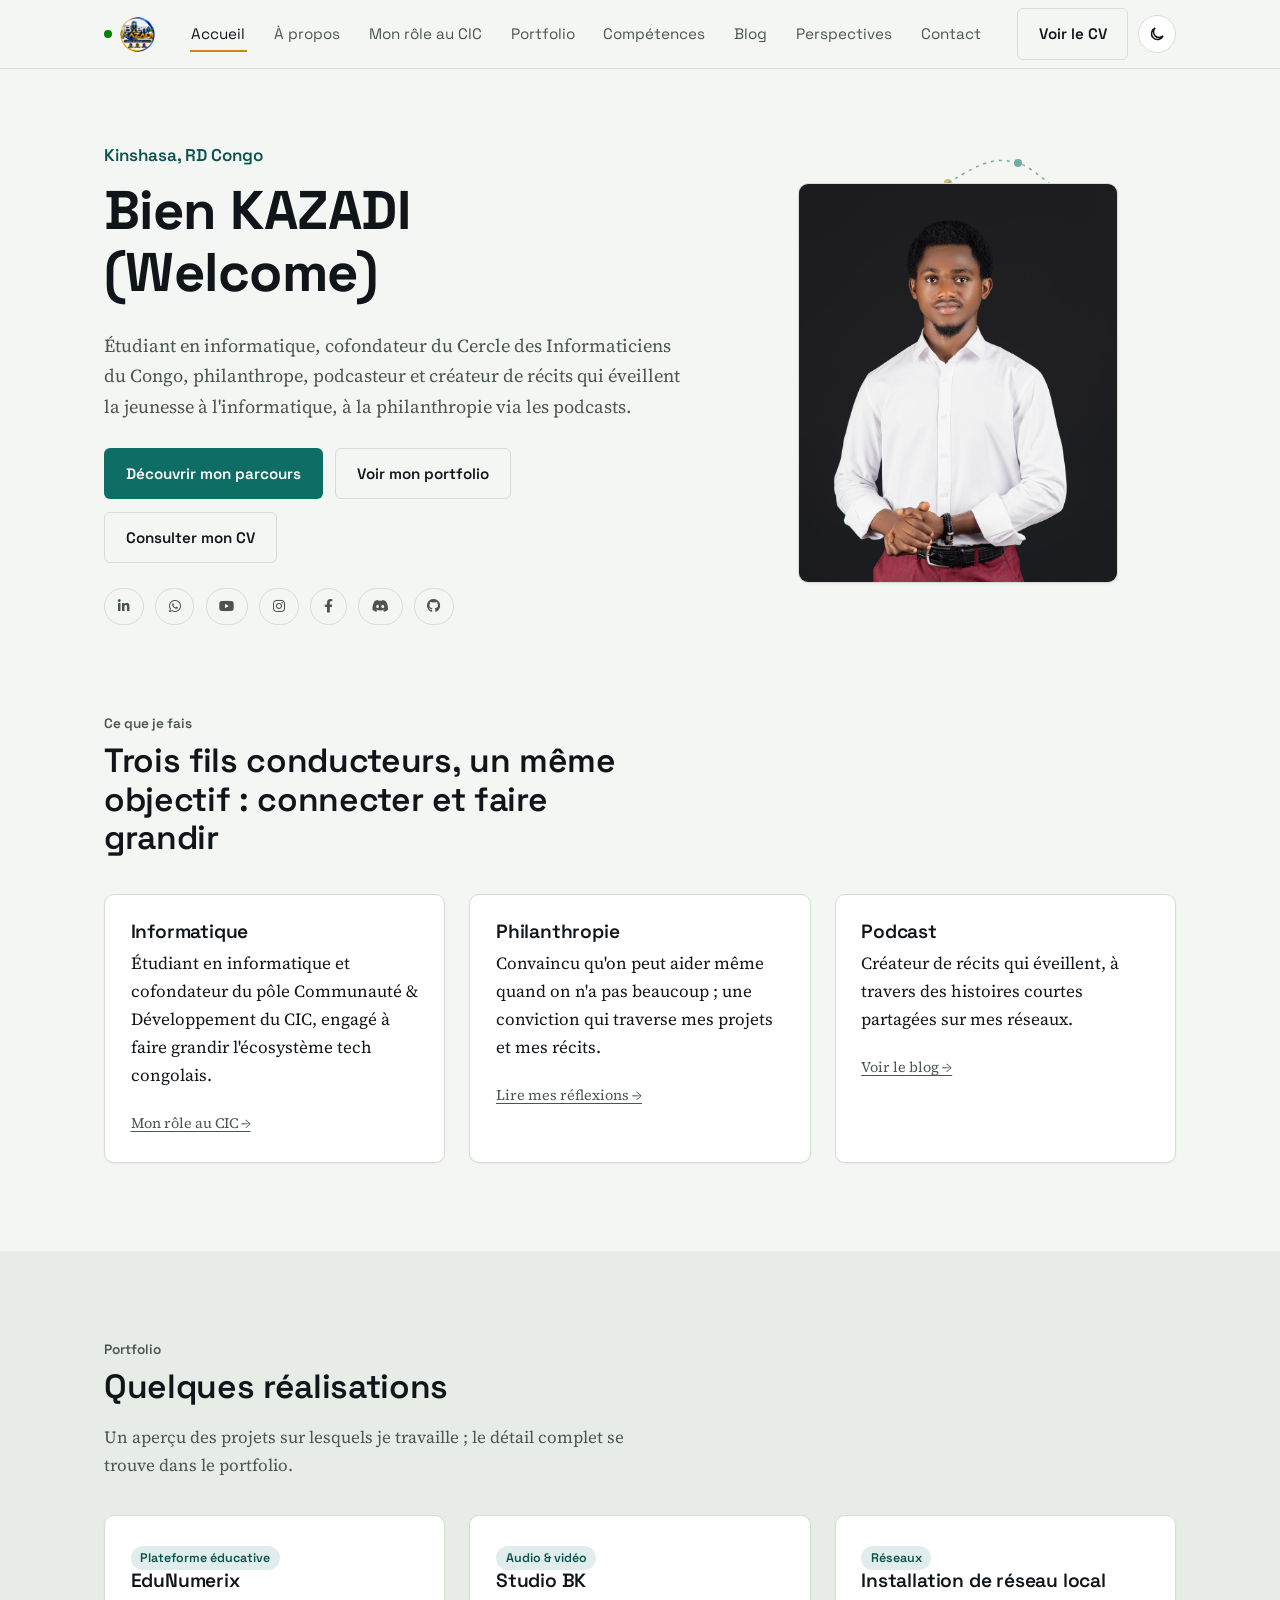
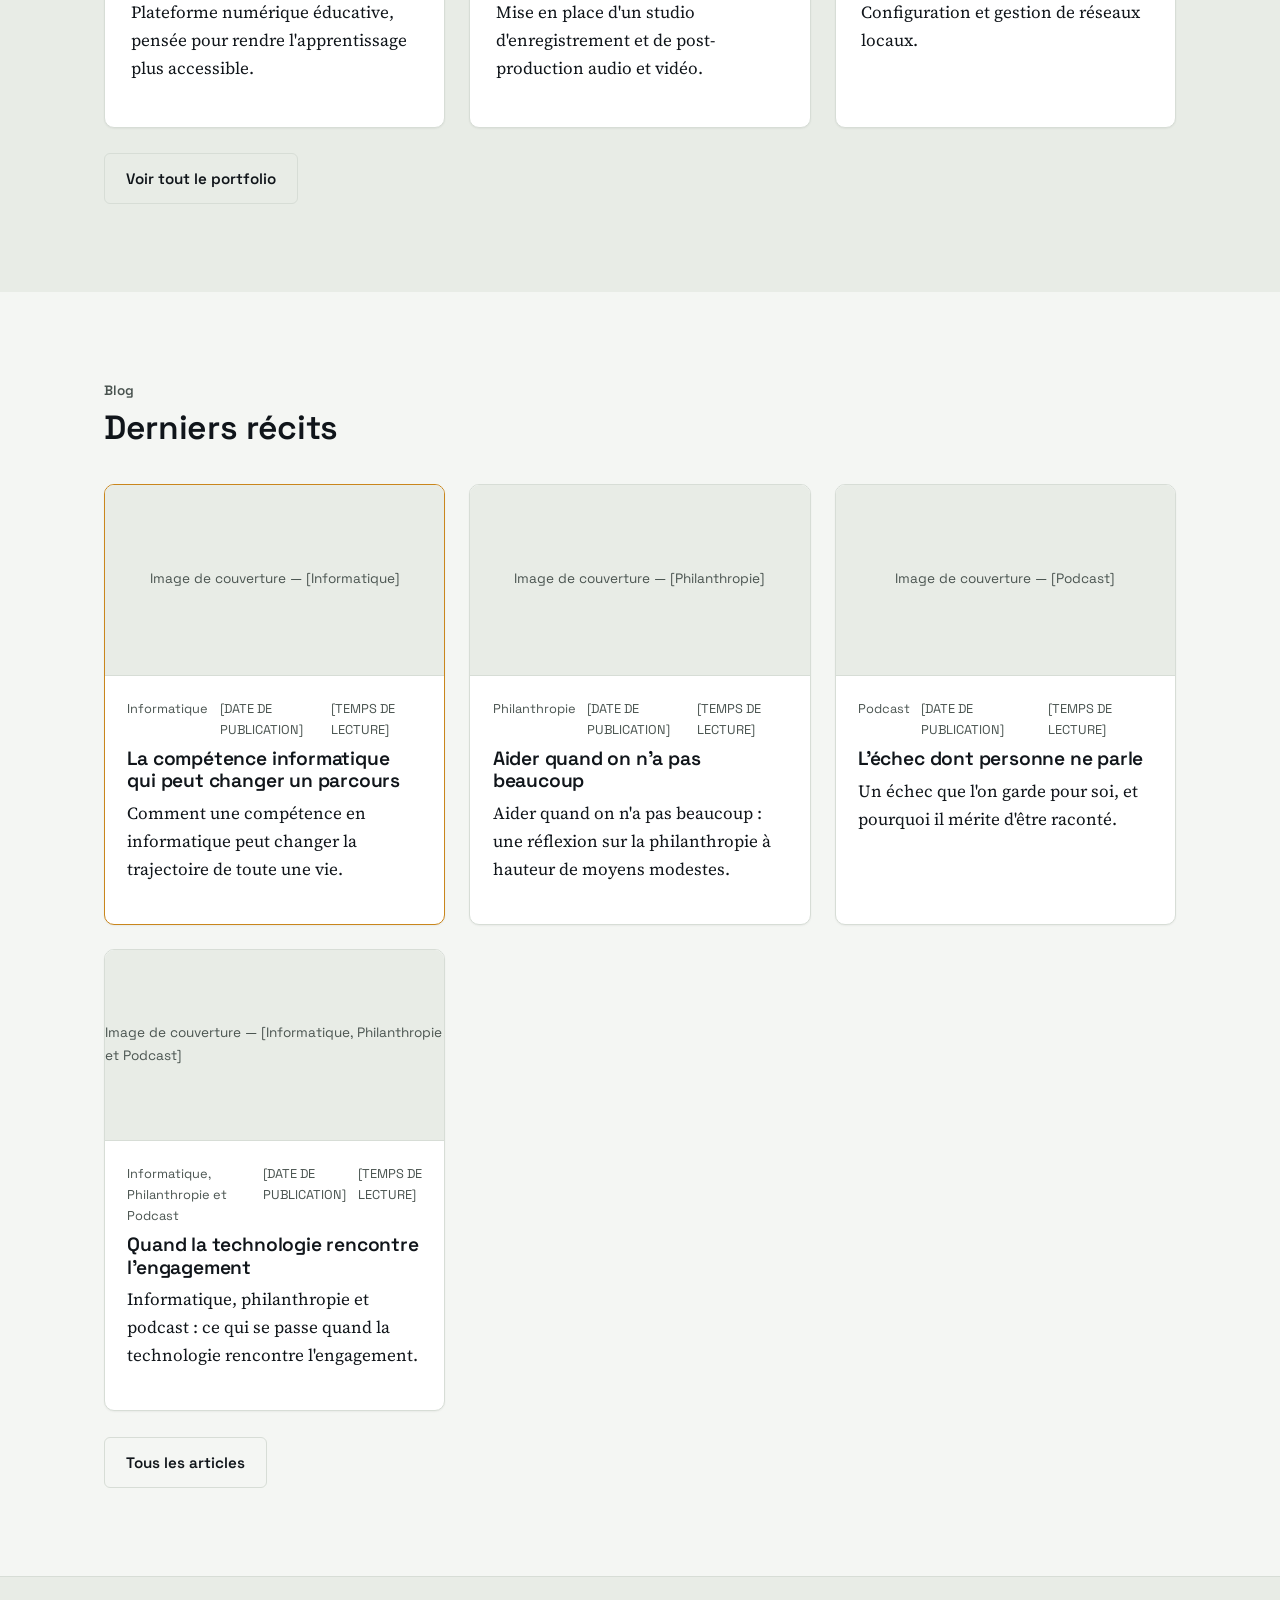
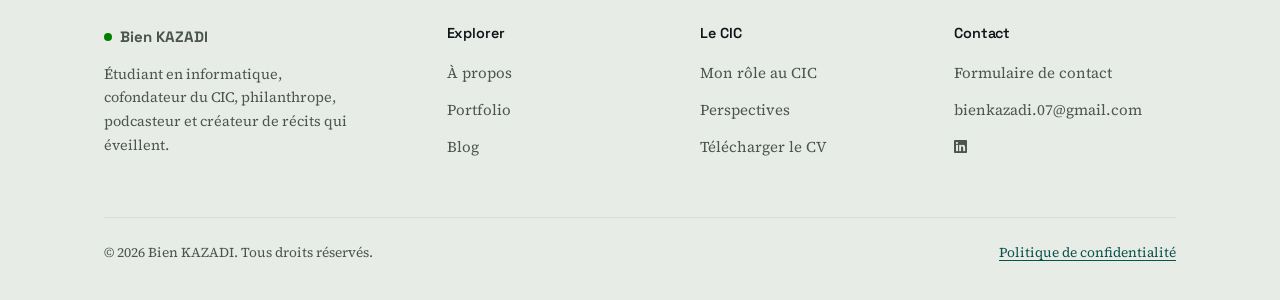
<file: index.html>
<!DOCTYPE html>
<html lang="fr">
<head>
<meta charset="UTF-8">
<meta name="viewport" content="width=device-width, initial-scale=1.0">
<title>Bien KAZADI — Informaticien, philanthrope et podcasteur</title>
<meta name="description" content="Portfolio et blog de Bien KAZADI : étudiant en informatique, cofondateur du CIC, philanthrope et podcasteur à Kinshasa.">
<link rel="canonical" href="https://bienkazadi.example.com/">
<meta property="og:type" content="website">
<meta property="og:title" content="Bien KAZADI — Informaticien, philanthrope et podcasteur">
<meta property="og:description" content="Portfolio et blog de Bien KAZADI : étudiant en informatique, cofondateur du CIC, philanthrope et podcasteur à Kinshasa.">
<meta property="og:image" content="assets/photo.jpg">
<link rel="icon" href="favicon.svg" type="image/svg+xml">
<link rel="stylesheet" href="style.css">
  
  <!-- Icon Font Stylesheet -->
  <link href="https://cdnjs.cloudflare.com/ajax/libs/font-awesome/5.10.0/css/all.min.css" rel="stylesheet">
  <link href="https://cdn.jsdelivr.net/npm/bootstrap-icons@1.4.1/font/bootstrap-icons.css" rel="stylesheet">
</head>

<body data-page="accueil" >
<div id="reading-progress"></div>
<a class="skip-link" href="#main">Aller au contenu principal</a>
<header class="site-header">
  <div class="container nav-row">
    <a class="brand" href="index.html"><span class="dot" aria-hidden="true"></span><img class="hero-logo"  src="Logo-BK.png" alt="Portrait de Bien KAZADI"></a>
    <nav aria-label="Navigation principale">
      <ul class="nav-links">
        <li><a href="index.html" data-nav="accueil">Accueil</a></li>
        <li><a href="about.html" data-nav="apropos">À propos</a></li>
        <li><a href="cic.html" data-nav="cic">Mon rôle au CIC</a></li>
        <li><a href="portfolio.html" data-nav="portfolio">Portfolio</a></li>
        <li><a href="skills.html" data-nav="competences">Compétences</a></li>
        <li><a href="blog.html" data-nav="blog">Blog</a></li>
        <li><a href="perspectives.html" data-nav="perspectives">Perspectives</a></li>
        <li><a href="contact.html" data-nav="contact">Contact</a></li>
      </ul>
    </nav>
    <div class="nav-actions">
      <a class="btn btn-outline btn-cv-nav" href="assets/CV_Bien_KAZADI.pdf" target="_blank" rel="noopener">Voir le CV</a>
      <button class="icon-btn" type="button" data-theme-toggle aria-pressed="false" aria-label="Activer le mode sombre"></button>
      <button class="icon-btn hamburger" type="button" data-hamburger aria-expanded="false" aria-controls="mobile-menu" aria-label="Ouvrir le menu">
        <svg width="18" height="18" viewBox="0 0 24 24" fill="none" stroke="currentColor" stroke-width="2"><path d="M3 6h18M3 12h18M3 18h18"/></svg>
      </button>
    </div>
  </div>
  <div class="mobile-menu" id="mobile-menu">
    <a href="index.html" data-nav="accueil">Accueil</a>
    <a href="about.html" data-nav="apropos">À propos</a>
    <a href="cic.html" data-nav="cic">Mon rôle au CIC</a>
    <a href="portfolio.html" data-nav="portfolio">Portfolio</a>
    <a href="skills.html" data-nav="competences">Compétences</a>
    <a href="blog.html" data-nav="blog">Blog</a>
    <a href="perspectives.html" data-nav="perspectives">Perspectives</a>
    <a href="contact.html" data-nav="contact">Contact</a>
    <!-- <a href="assets/CV_Bien_KAZADI.pdf" target="_blank" rel="noopener">Télécharger le CV</a> -->
    <a href="cv-bien-kazadi.html" target="_blank" rel="noopener">Consulter mon CV</a>
  </div>
</header>

<main id="main">

<section class="hero">
  <div class="container hero-grid">
    <div class="reveal in">
      <p class="hero-kicker">Kinshasa, RD Congo</p>
      <h1>Bien KAZADI (Welcome)</h1>
      <p class="hero-lede">Étudiant en informatique, cofondateur du Cercle des Informaticiens du Congo, philanthrope, podcasteur et créateur de récits qui éveillent la jeunesse à l'informatique, à la philanthropie via les podcasts.</p>
      <div class="btn-row">
        <a class="btn btn-primary" href="about.html">Découvrir mon parcours</a>
        <a class="btn btn-outline" href="portfolio.html">Voir mon portfolio</a>
        <a class="btn btn-outline" href="cv-bien-kazadi.html" >Consulter mon CV</a>
        <!-- <a class="btn btn-outline" href="assets/CV_Bien_KAZADI.pdf" target="_blank" rel="noopener">Télécharger mon CV</a> -->
      </div>
      <div class="social-row">
        <a href="https://www.linkedin.com/in/bien-kazadi-a2026a35a?utm_source=share_via&utm_content=profile&utm_medium=member_android"><i class="fab fa-linkedin-in"></i></a>
        <a href="https://whatsapp.com/channel/0029VbDriUHFHWptCztSEH2g"><i class="fab fa-whatsapp"></i></a>
        <a href="https://youtube.com/@bienKazadi_07"><i class="fab fa-youtube"></i></a>
        <a href="https://instagram.com/bienkazadi_07"><i class="fab fa-instagram"></i></a>
        <a href="https://www.facebook.com/profile.php?id=61564023035072"><i class="fab fa-facebook-f"></i></a>
        <a href="https://discord.gg/7sXEpvdd"><i class="fab fa-discord"></i></a>
        <a href="https://github.com/bienkazadi07-ipp"><i class="fab fa-github"></i></a>
      </div>
    </div>
    <div class="hero-photo-wrap reveal in">
      <svg class="hero-connect-line" viewBox="0 0 220 220" fill="none" xmlns="http://www.w3.org/2000/svg" aria-hidden="true">
        <circle cx="20" cy="30" r="4" fill="var(--amber)"/>
        <circle cx="90" cy="10" r="4" fill="var(--teal)"/>
        <circle cx="160" cy="45" r="4" fill="var(--amber)"/>
        <path d="M20 30 C 60 5, 70 5, 90 10 S 140 55, 160 45" stroke="var(--teal)" stroke-width="1.5" stroke-dasharray="3 5"/>
      </svg>
      <img class="hero-photo" src="WellBien.jpg" alt="Portrait de Bien KAZADI">
    </div>
  </div>
</section>

<section class="section reveal">
  <div class="container">
    <div class="section-head">
      <p class="kicker">Ce que je fais</p>
      <h2>Trois fils conducteurs, un même objectif : connecter et faire grandir</h2>
    </div>
    <div class="grid grid-3">
      <div class="card">
        <h3>Informatique</h3>
        <p>Étudiant en informatique et cofondateur du pôle Communauté &amp; Développement du CIC, engagé à faire grandir l'écosystème tech congolais.</p>
        <a class="small" href="cic.html">Mon rôle au CIC →</a>
      </div>
      <div class="card">
        <h3>Philanthropie</h3>
        <p>Convaincu qu'on peut aider même quand on n'a pas beaucoup ; une conviction qui traverse mes projets et mes récits.</p>
        <a class="small" href="blog.html">Lire mes réflexions →</a>
      </div>
      <div class="card">
        <h3>Podcast</h3>
        <p>Créateur de récits qui éveillent, à travers des histoires courtes partagées sur mes réseaux.</p>
        <a class="small" href="blog.html">Voir le blog →</a>
      </div>
    </div>
  </div>
</section>

<section class="section section-alt reveal">
  <div class="container">
    <div class="section-head">
      <p class="kicker">Portfolio</p>
      <h2>Quelques réalisations</h2>
      <p>Un aperçu des projets sur lesquels je travaille ; le détail complet se trouve dans le portfolio.</p>
    </div>
    <div class="grid grid-3" id="home-project-preview">
      <div class="card"><span class="project-tag">Plateforme éducative</span><h3>EduNumerix</h3><p>Plateforme numérique éducative, pensée pour rendre l'apprentissage plus accessible.</p></div>
      <div class="card"><span class="project-tag">Audio &amp; vidéo</span><h3>Studio BK</h3><p>Mise en place d'un studio d'enregistrement et de post-production audio et vidéo.</p></div>
      <div class="card"><span class="project-tag">Réseaux</span><h3>Installation de réseau local</h3><p>Configuration et gestion de réseaux locaux.</p></div>
    </div>
    <div class="btn-row"><a class="btn btn-outline" href="portfolio.html">Voir tout le portfolio</a></div>
  </div>
</section>

<section class="section reveal">
  <div class="container">
    <div class="section-head">
      <p class="kicker">Blog</p>
      <h2>Derniers récits</h2>
    </div>
    <div class="grid grid-3" id="blog-grid"></div>
    <div class="btn-row"><a class="btn btn-outline" href="blog.html">Tous les articles</a></div>
  </div>
</section>

</main>
  
<footer class="site-footer">
  <div class="container">
    <div class="footer-grid">
      <div>
        <a class="brand" href="index.html"><span class="dot" aria-hidden="true"></span>Bien KAZADI</a>
        <p class="small" style="margin-top:.8rem; max-width:32ch;">Étudiant en informatique, cofondateur du CIC, philanthrope, podcasteur et créateur de récits qui éveillent.</p>
      </div>
      
      <div>
        <h4>Explorer</h4>
        <ul>
          <li><a href="about.html">À propos</a></li>
          <li><a href="portfolio.html">Portfolio</a></li>
          <li><a href="blog.html">Blog</a></li>
        </ul>
      </div>
      
      <div>
        <h4>Le CIC</h4>
        <ul>
          <li><a href="cic.html">Mon rôle au CIC</a></li>
          <li><a href="perspectives.html">Perspectives</a></li>
          <li><a href="CV_Bien_KAZADI.pdf" target="_blank" rel="noopener">Télécharger le CV</a></li>
        </ul>
      </div>
      
      <div>
        <h4>Contact</h4>
        <ul>
          <li><a href="contact.html">Formulaire de contact</a></li>
          <li><a href="mailto:bienkazadi.07@gmail.com">bienkazadi.07@gmail.com</a></li>
          <li><a href="https://www.linkedin.com/in/bien-kazadi-a2026a35a?utm_source=share_via&utm_content=profile&utm_medium=member_android"><i class="fab fa-linkedin"></i></a></li>
        </ul>
      </div>
    </div>
    <div class="footer-bottom">
      <span>© <span id="year"></span> Bien KAZADI. Tous droits réservés.</span>
      <span><a href="privacy.html">Politique de confidentialité</a></span>
    </div>
  </div>
</footer>
<button id="back-to-top" aria-label="Revenir en haut de page">
  <svg width="18" height="18" viewBox="0 0 24 24" fill="none" stroke="currentColor" stroke-width="2"><path d="M12 19V5M5 12l7-7 7 7"/></svg>
</button>
<script src="data.js"></script>
<script src="main.js"></script>
<script>document.getElementById('year').textContent = new Date().getFullYear();</script>

</body>
</html>
</file>
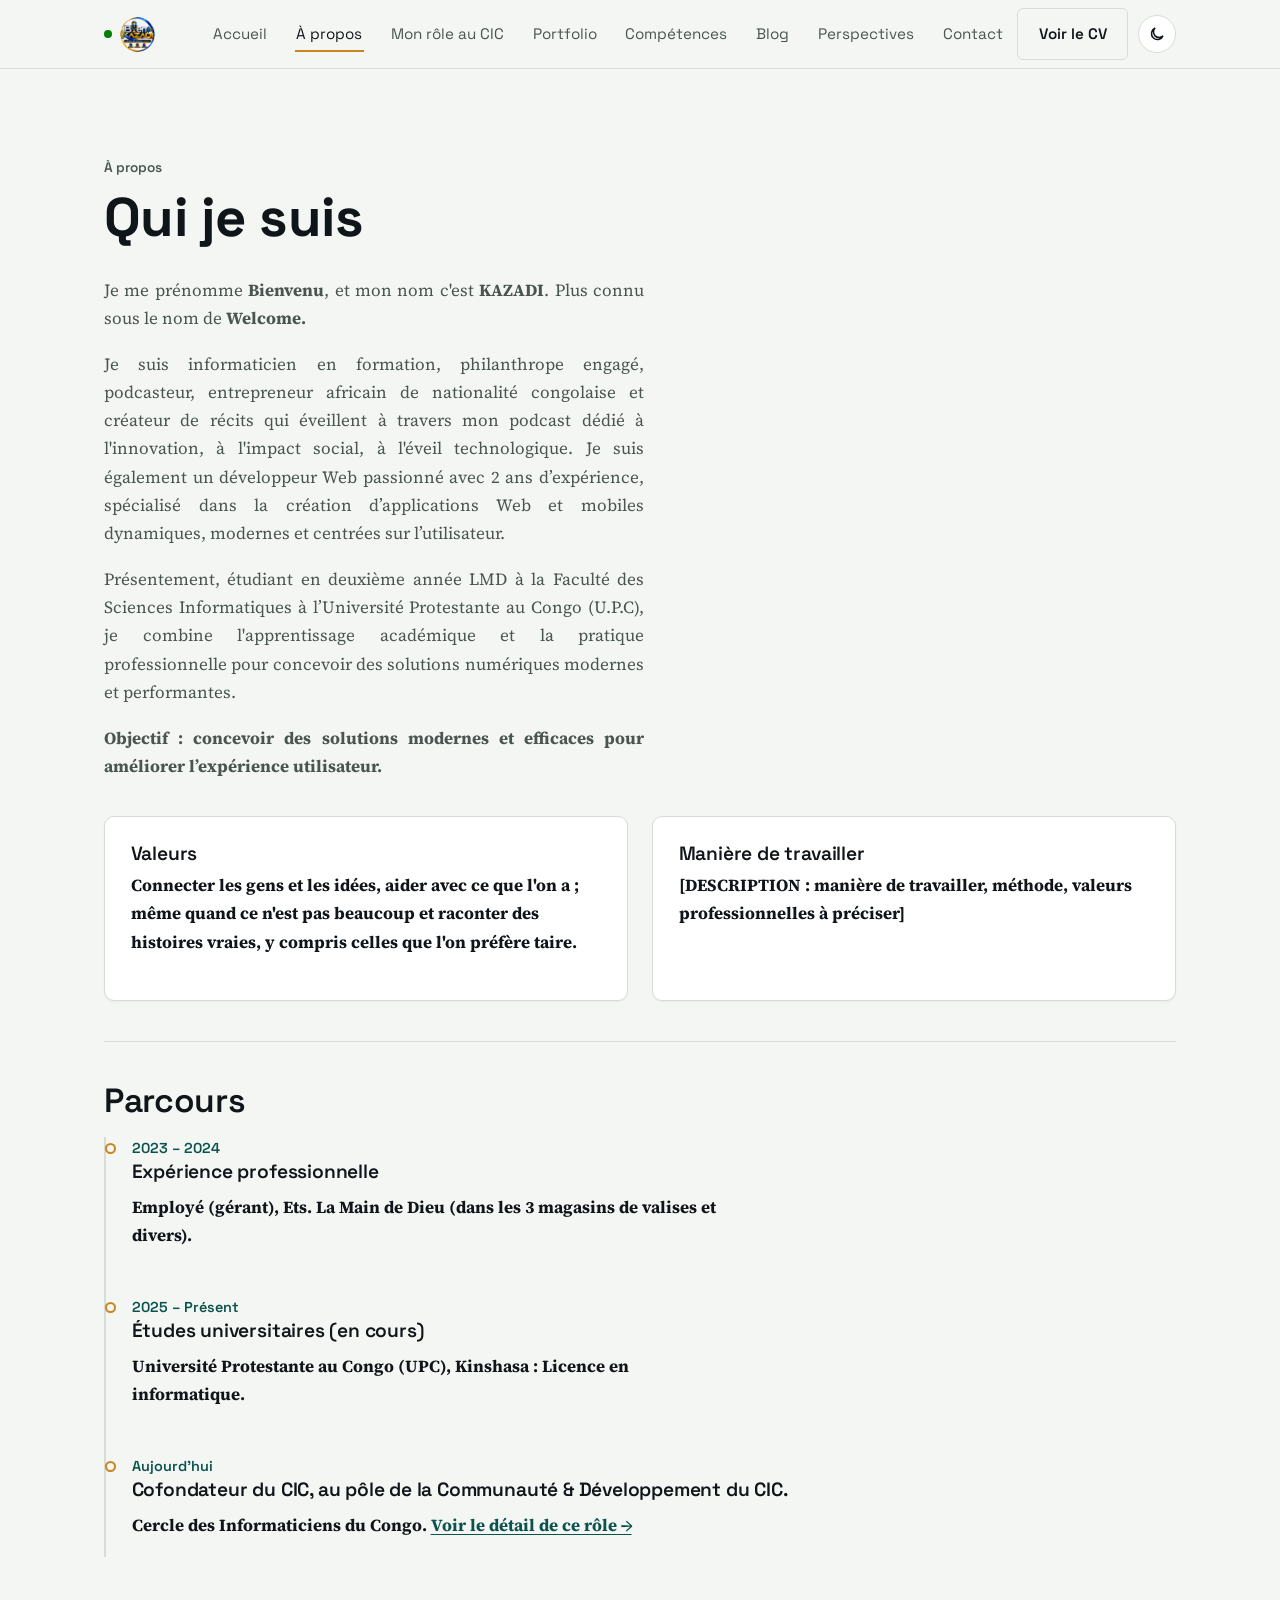
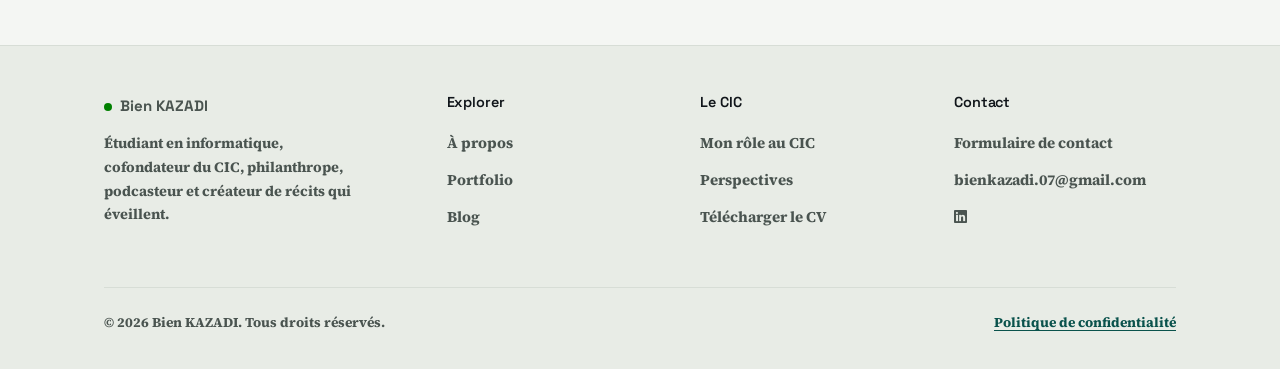
<file: about.html>
<!DOCTYPE html>
<html lang="fr">
<head>
<meta charset="UTF-8">
<meta name="viewport" content="width=device-width, initial-scale=1.0">
<title>À propos — Bien KAZADI</title>
<meta name="description" content="Parcours académique et professionnel de Bien KAZADI, étudiant en informatique à Kinshasa.">
<link rel="canonical" href="https://bienkazadi.example.com/">
<meta property="og:type" content="website">
<meta property="og:title" content="À propos — Bien KAZADI">
<meta property="og:description" content="Parcours académique et professionnel de Bien KAZADI, étudiant en informatique à Kinshasa.">
<meta property="og:image" content="assets/photo.jpg">
<link rel="icon" href="favicon.svg" type="image/svg+xml">
<link rel="stylesheet" href="style.css">
  
  <!-- Icon Font Stylesheet -->
  <link href="https://cdnjs.cloudflare.com/ajax/libs/font-awesome/5.10.0/css/all.min.css" rel="stylesheet">
  <link href="https://cdn.jsdelivr.net/npm/bootstrap-icons@1.4.1/font/bootstrap-icons.css" rel="stylesheet">
</head>
<body data-page="apropos" >
<div id="reading-progress"></div>
<a class="skip-link" href="#main">Aller au contenu principal</a>
<header class="site-header">
  <div class="container nav-row">
    <a class="brand" href="index.html"><span class="dot" aria-hidden="true"></span><img class="hero-logo"  src="Logo-BK.png" alt="Portrait de Bien KAZADI"></a>

    <a 
    <nav aria-label="Navigation principale">
      <ul class="nav-links">
        <li><a href="index.html" data-nav="accueil">Accueil</a></li>
<li><a href="about.html" data-nav="apropos">À propos</a></li>
<li><a href="cic.html" data-nav="cic">Mon rôle au CIC</a></li>
<li><a href="portfolio.html" data-nav="portfolio">Portfolio</a></li>
<li><a href="skills.html" data-nav="competences">Compétences</a></li>
<li><a href="blog.html" data-nav="blog">Blog</a></li>
<li><a href="perspectives.html" data-nav="perspectives">Perspectives</a></li>
<li><a href="contact.html" data-nav="contact">Contact</a></li>
      </ul>
    </nav>
    <div class="nav-actions">
      <a class="btn btn-outline btn-cv-nav" href="CV_Bien_KAZADI.pdf" target="_blank" rel="noopener">Voir le CV</a>
      <button class="icon-btn" type="button" data-theme-toggle aria-pressed="false" aria-label="Activer le mode sombre"></button>
      <button class="icon-btn hamburger" type="button" data-hamburger aria-expanded="false" aria-controls="mobile-menu" aria-label="Ouvrir le menu">
        <svg width="18" height="18" viewBox="0 0 24 24" fill="none" stroke="currentColor" stroke-width="2"><path d="M3 6h18M3 12h18M3 18h18"/></svg>
      </button>
    </div>
  </div>
  <div class="mobile-menu" id="mobile-menu">
    <a href="index.html" data-nav="accueil">Accueil</a>
<a href="about.html" data-nav="apropos">À propos</a>
<a href="cic.html" data-nav="cic">Mon rôle au CIC</a>
<a href="portfolio.html" data-nav="portfolio">Portfolio</a>
<a href="skills.html" data-nav="competences">Compétences</a>
<a href="blog.html" data-nav="blog">Blog</a>
<a href="perspectives.html" data-nav="perspectives">Perspectives</a>
<a href="contact.html" data-nav="contact">Contact</a>
    <a href="CV_Bien_KAZADI.pdf" target="_blank" rel="noopener">Télécharger le CV</a>
  </div>
</header>

<main id="main">

<section class="section">
  <div class="container">
    <div class="section-head reveal in">
      <p class="kicker">À propos</p>
      <h1>Qui je suis</h1>
      <p align="justify">Je me prénomme <b>Bienvenu</b>, et mon nom c'est <b>KAZADI</b>. Plus connu sous le nom de <strong>Welcome.</strong></P>
      <p align="justify">Je suis informaticien en formation, philanthrope engagé, podcasteur, entrepreneur africain de nationalité congolaise et créateur de récits qui éveillent à travers mon podcast dédié à l'innovation, à l'impact social, à l'éveil technologique. Je suis également un développeur Web passionné avec 2 ans d’expérience, spécialisé dans la création d’applications Web et mobiles dynamiques, modernes et centrées sur l’utilisateur.</p>
      <p align="justify">Présentement, étudiant en deuxième année LMD à la Faculté des Sciences Informatiques à l’Université Protestante au Congo (U.P.C), je combine l'apprentissage académique et la pratique professionnelle pour concevoir des solutions numériques modernes et performantes.</p>
      <p align="justify"><b>Objectif : concevoir des solutions modernes et efficaces pour améliorer l’expérience utilisateur.<b></p>
    </div>

    <div class="grid grid-2 reveal">
      <div class="card">
        <h3>Valeurs</h3>
        <p>Connecter les gens et les idées, aider avec ce que l'on a ; même quand ce n'est pas beaucoup et raconter des histoires vraies, y compris celles que l'on préfère taire.</p>
      </div>
      <div class="card">
        <h3>Manière de travailler</h3>
        <p>[DESCRIPTION : manière de travailler, méthode, valeurs professionnelles à préciser]</p>
      </div>
    </div>

    <hr class="divider">

    <h2 class="reveal">Parcours</h2>
    <div class="timeline reveal">
      <div class="timeline-item">
        <div class="years">2023 – 2024</div>
        <h3>Expérience professionnelle</h3>
        <p>Employé (gérant), Ets. La Main de Dieu (dans les 3 magasins de valises et divers).</p>
      </div>
      <div class="timeline-item">
        <div class="years">2025 – Présent</div>
        <h3>Études universitaires (en cours)</h3>
        <p>Université Protestante au Congo (UPC), Kinshasa : Licence en informatique.</p>
      </div>
      <div class="timeline-item">
        <div class="years">Aujourd'hui</div>
        <h3>Cofondateur du CIC, au pôle de la Communauté &amp; Développement du CIC.</h3>
        <p>Cercle des Informaticiens du Congo. <a href="cic.html">Voir le détail de ce rôle →</a></p>
      </div>
    </div>
  </div>
</section>

</main>
<footer class="site-footer">
  <div class="container">
    <div class="footer-grid">
      <div>
        <a class="brand" href="index.html"><span class="dot" aria-hidden="true"></span>Bien KAZADI</a>
        <p class="small" style="margin-top:.8rem; max-width:32ch;">Étudiant en informatique, cofondateur du CIC, philanthrope, podcasteur et créateur de récits qui éveillent.</p>
      </div>
      <div>
        <h4>Explorer</h4>
        <ul>
          <li><a href="about.html">À propos</a></li>
          <li><a href="portfolio.html">Portfolio</a></li>
          <li><a href="blog.html">Blog</a></li>
        </ul>
      </div>
      <div>
        <h4>Le CIC</h4>
        <ul>
          <li><a href="cic.html">Mon rôle au CIC</a></li>
          <li><a href="perspectives.html">Perspectives</a></li>
          <li><a href="CV_Bien_KAZADI.pdf" target="_blank" rel="noopener">Télécharger le CV</a></li>
        </ul>
      </div>
      <div>
        <h4>Contact</h4>
        <ul>
          <li><a href="contact.html">Formulaire de contact</a></li>
          <li><a href="mailto:bienkazadi.07@gmail.com">bienkazadi.07@gmail.com</a></li>
          <li><a href="https://www.linkedin.com/in/bien-kazadi-a2026a35a?utm_source=share_via&utm_content=profile&utm_medium=member_android"><i class="fab fa-linkedin"></i></a></li>
        </ul>
      </div>
    </div>
    <div class="footer-bottom">
      <span>© <span id="year"></span> Bien KAZADI. Tous droits réservés.</span>
      <span><a href="privacy.html">Politique de confidentialité</a></span>
    </div>
  </div>
</footer>
<button id="back-to-top" aria-label="Revenir en haut de page">
  <svg width="18" height="18" viewBox="0 0 24 24" fill="none" stroke="currentColor" stroke-width="2"><path d="M12 19V5M5 12l7-7 7 7"/></svg>
</button>
<script src="data.js"></script>
<script src="main.js"></script>
<script>document.getElementById('year').textContent = new Date().getFullYear();</script>

</body>
</html>
</file>
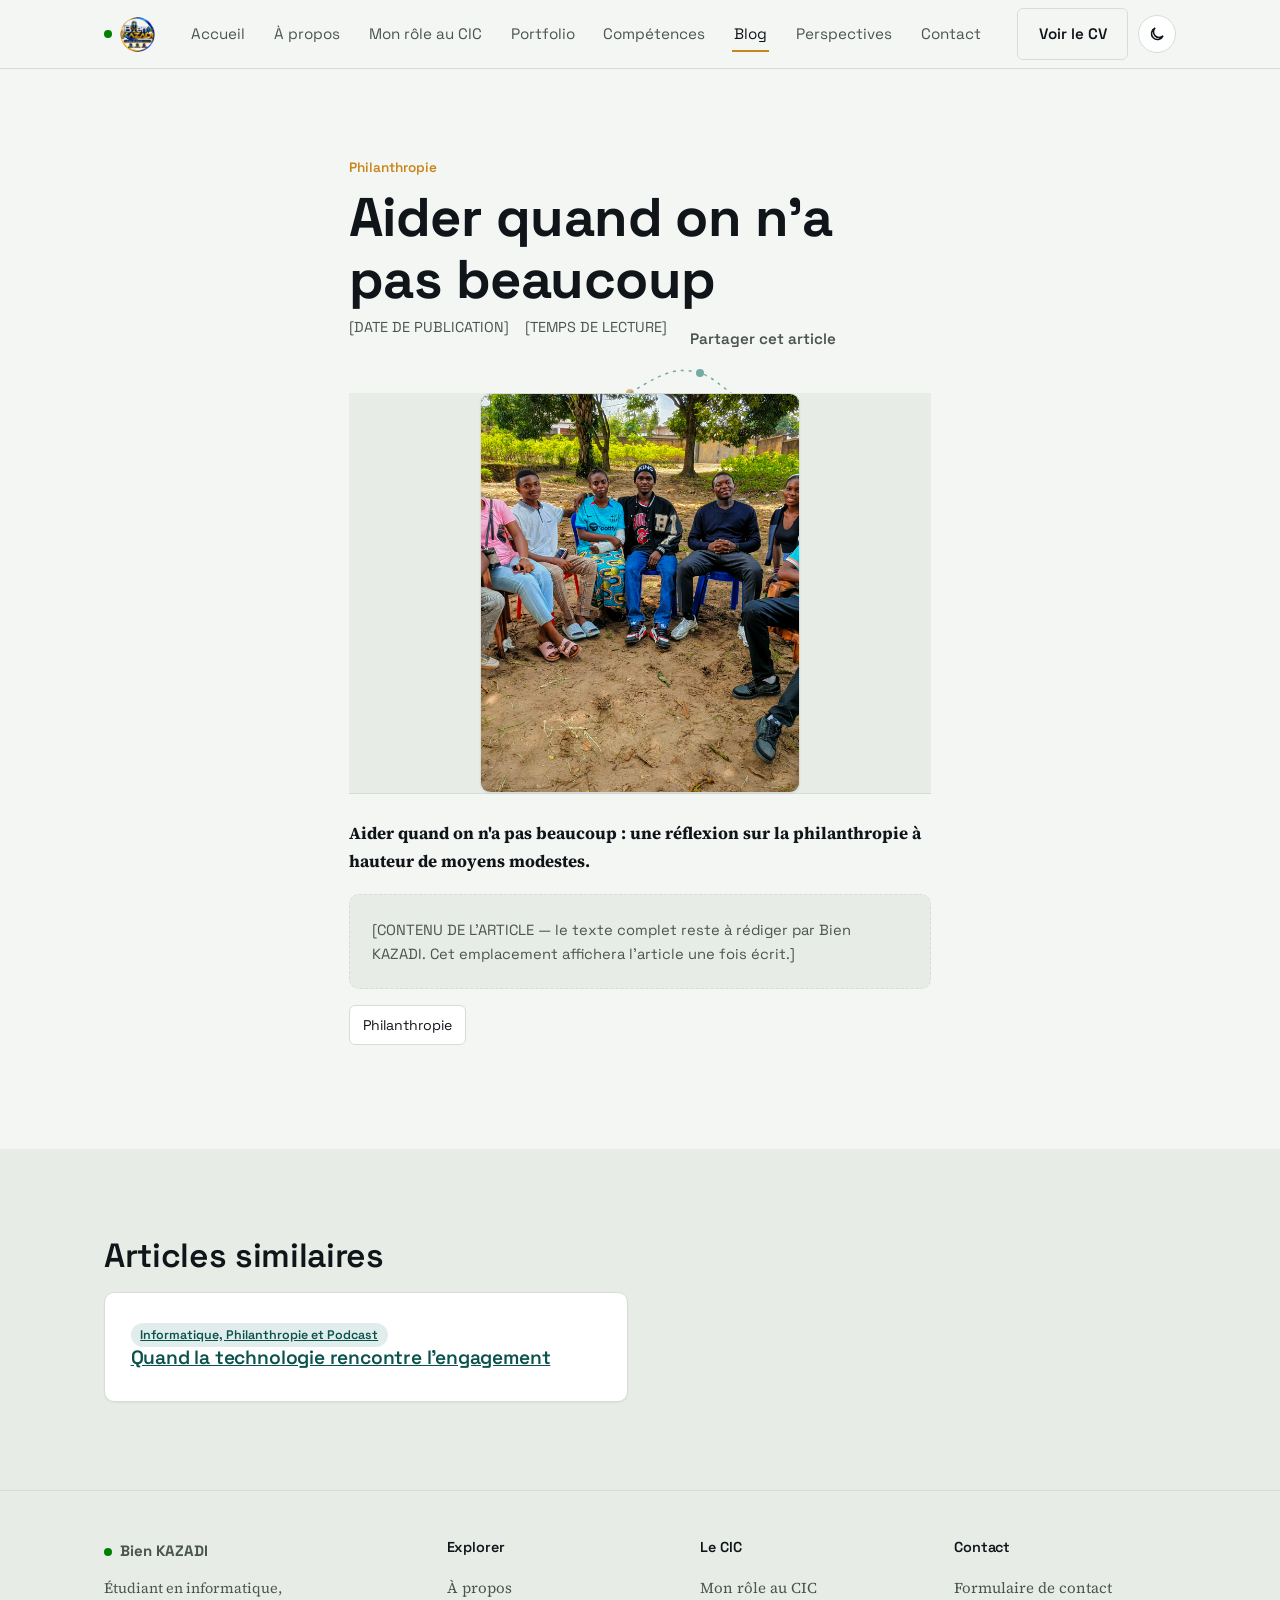
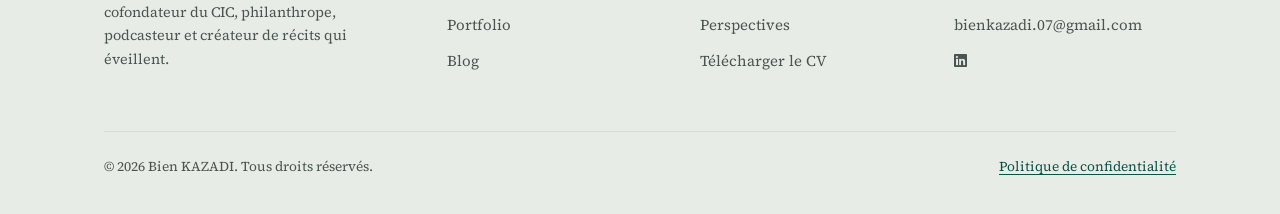
<file: aider-quand-on-n-a-pas-beaucoup.html>
<!DOCTYPE html>
<html lang="fr">
<head>
<meta charset="UTF-8">
<meta name="viewport" content="width=device-width, initial-scale=1.0">
<title>Aider quand on n'a pas beaucoup — Bien KAZADI</title>
<meta name="description" content="Aider quand on n'a pas beaucoup : une réflexion sur la philanthropie à hauteur de moyens modestes.">
<link rel="canonical" href="https://bienkazadi.example.com/">
<meta property="og:type" content="website">
<meta property="og:title" content="Aider quand on n'a pas beaucoup — Bien KAZADI">
<meta property="og:description" content="Aider quand on n'a pas beaucoup : une réflexion sur la philanthropie à hauteur de moyens modestes.">
<meta property="og:image" content="../assets/photo.jpg">
<link rel="icon" href="../favicon.svg" type="image/svg+xml">
<link rel="stylesheet" href="style.css">
  
  <!-- Icon Font Stylesheet -->
  <link href="https://cdnjs.cloudflare.com/ajax/libs/font-awesome/5.10.0/css/all.min.css" rel="stylesheet">
  <link href="https://cdn.jsdelivr.net/npm/bootstrap-icons@1.4.1/font/bootstrap-icons.css" rel="stylesheet">
</head>
<body data-page="blog" >
<div id="reading-progress"></div>
<a class="skip-link" href="#main">Aller au contenu principal</a>
<header class="site-header">
  <div class="container nav-row">
    <a class="brand" href="index.html"><span class="dot" aria-hidden="true"></span><img class="hero-logo"  src="Logo-BK.png" alt="Portrait de Bien KAZADI"></a>
    <nav aria-label="Navigation principale">
      <ul class="nav-links">
        <li><a href="index.html" data-nav="accueil">Accueil</a></li>
        <li><a href="about.html" data-nav="apropos">À propos</a></li>
        <li><a href="cic.html" data-nav="cic">Mon rôle au CIC</a></li>
        <li><a href="portfolio.html" data-nav="portfolio">Portfolio</a></li>
        <li><a href="skills.html" data-nav="competences">Compétences</a></li>
        <li><a href="blog.html" data-nav="blog">Blog</a></li>
        <li><a href="perspectives.html" data-nav="perspectives">Perspectives</a></li>
        <li><a href="contact.html" data-nav="contact">Contact</a></li>
      </ul>
    </nav>
    <div class="nav-actions">
      <a class="btn btn-outline btn-cv-nav" href="CV_Bien_KAZADI.pdf" target="_blank" rel="noopener">Voir le CV</a>
      <button class="icon-btn" type="button" data-theme-toggle aria-pressed="false" aria-label="Activer le mode sombre"></button>
      <button class="icon-btn hamburger" type="button" data-hamburger aria-expanded="false" aria-controls="mobile-menu" aria-label="Ouvrir le menu">
        <svg width="18" height="18" viewBox="0 0 24 24" fill="none" stroke="currentColor" stroke-width="2"><path d="M3 6h18M3 12h18M3 18h18"/></svg>
      </button>
    </div>
  </div>
  <div class="mobile-menu" id="mobile-menu">
    <a href="index.html" data-nav="accueil">Accueil</a>
<a href="about.html" data-nav="apropos">À propos</a>
<a href="cic.html" data-nav="cic">Mon rôle au CIC</a>
<a href="portfolio.html" data-nav="portfolio">Portfolio</a>
<a href="skills.html" data-nav="competences">Compétences</a>
<a href="blog.html" data-nav="blog">Blog</a>
<a href="perspectives.html" data-nav="perspectives">Perspectives</a>
<a href="contact.html" data-nav="contact">Contact</a>
    <a href="CV_Bien_KAZADI.pdf" target="_blank" rel="noopener">Télécharger le CV</a>
  </div>
</header>

<main id="main">

<section class="section">
  <div class="container article-prose">
    <p class="kicker reveal in">Philanthropie</p>
    <h1 class="reveal in">Aider quand on n'a pas beaucoup</h1>
    <div class="article-hero-meta reveal in">
      <span>[DATE DE PUBLICATION]</span>
      <span>[TEMPS DE LECTURE]</span>
      <button class="btn btn-ghost" type="button" data-share>Partager cet article</button>
    </div>
    <div class="blog-cover reveal in" style="margin-bottom:1.6rem;">
      <div class="hero-photo-wrap reveal in">
        <svg class="hero-connect-line" viewBox="0 0 220 220" fill="none" xmlns="http://www.w3.org/2000/svg" aria-hidden="true">
          <circle cx="20" cy="30" r="4" fill="var(--amber)"/>
          <circle cx="90" cy="10" r="4" fill="var(--teal)"/>
          <circle cx="160" cy="45" r="4" fill="var(--amber)"/>
          <path d="M20 30 C 60 5, 70 5, 90 10 S 140 55, 160 45" stroke="var(--teal)" stroke-width="1.5" stroke-dasharray="3 5"/>
        </svg>
        <img class="hero-photo" src="Philanthropie_1.jpg" alt="Article sur la philantropie de Bien KAZADI">
      </div>
    </div>

    <p class="reveal in"><strong>Aider quand on n'a pas beaucoup : une réflexion sur la philanthropie à hauteur de moyens modestes.</strong></p>

    <div class="placeholder-block reveal in">
      [CONTENU DE L'ARTICLE — le texte complet reste à rédiger par Bien KAZADI. Cet emplacement affichera l'article une fois écrit.]
    </div>

    <div class="tag-row reveal in">
      <span class="tag">Philanthropie</span>
    </div>
  </div>
</section>

<section class="section section-alt">
  <div class="container">
    <h2 class="reveal">Articles similaires</h2>
    <div class="grid grid-2 related-grid reveal">
      <div class="card"><a class="card-link" href="quand-la-technologie-rencontre-l-engagement.html"><span class="project-tag">Informatique, Philanthropie et Podcast</span><h3>Quand la technologie rencontre l'engagement</h3></a></div>
    </div>
  </div>
</section>

</main>
<footer class="site-footer">
  <div class="container">
    <div class="footer-grid">
      <div>
        <a class="brand" href="index.html"><span class="dot" aria-hidden="true"></span>Bien KAZADI</a>
        <p class="small" style="margin-top:.8rem; max-width:32ch;">Étudiant en informatique, cofondateur du CIC, philanthrope, podcasteur et créateur de récits qui éveillent.</p>
      </div>
      <div>
        <h4>Explorer</h4>
        <ul>
          <li><a href="about.html">À propos</a></li>
          <li><a href="portfolio.html">Portfolio</a></li>
          <li><a href="blog.html">Blog</a></li>
        </ul>
      </div>
      <div>
        <h4>Le CIC</h4>
        <ul>
          <li><a href="cic.html">Mon rôle au CIC</a></li>
          <li><a href="perspectives.html">Perspectives</a></li>
          <li><a href="CV_Bien_KAZADI.pdf" target="_blank" rel="noopener">Télécharger le CV</a></li>
        </ul>
      </div>
      <div>
        <h4>Contact</h4>
        <ul>
          <li><a href="contact.html">Formulaire de contact</a></li>
          <li><a href="mailto:bienkazadi.07@gmail.com">bienkazadi.07@gmail.com</a></li>
          <li><a href="https://www.linkedin.com/in/bien-kazadi-a2026a35a?utm_source=share_via&utm_content=profile&utm_medium=member_android"><i class="fab fa-linkedin"></i></a></li>
        </ul>
      </div>
    </div>
    <div class="footer-bottom">
      <span>© <span id="year"></span> Bien KAZADI. Tous droits réservés.</span>
      <span><a href="privacy.html">Politique de confidentialité</a></span>
    </div>
  </div>
</footer>
<button id="back-to-top" aria-label="Revenir en haut de page">
  <svg width="18" height="18" viewBox="0 0 24 24" fill="none" stroke="currentColor" stroke-width="2"><path d="M12 19V5M5 12l7-7 7 7"/></svg>
</button>
<script src="data.js"></script>
<script src="main.js"></script>
<script>document.getElementById('year').textContent = new Date().getFullYear();</script>

</body>
</html>
</file>
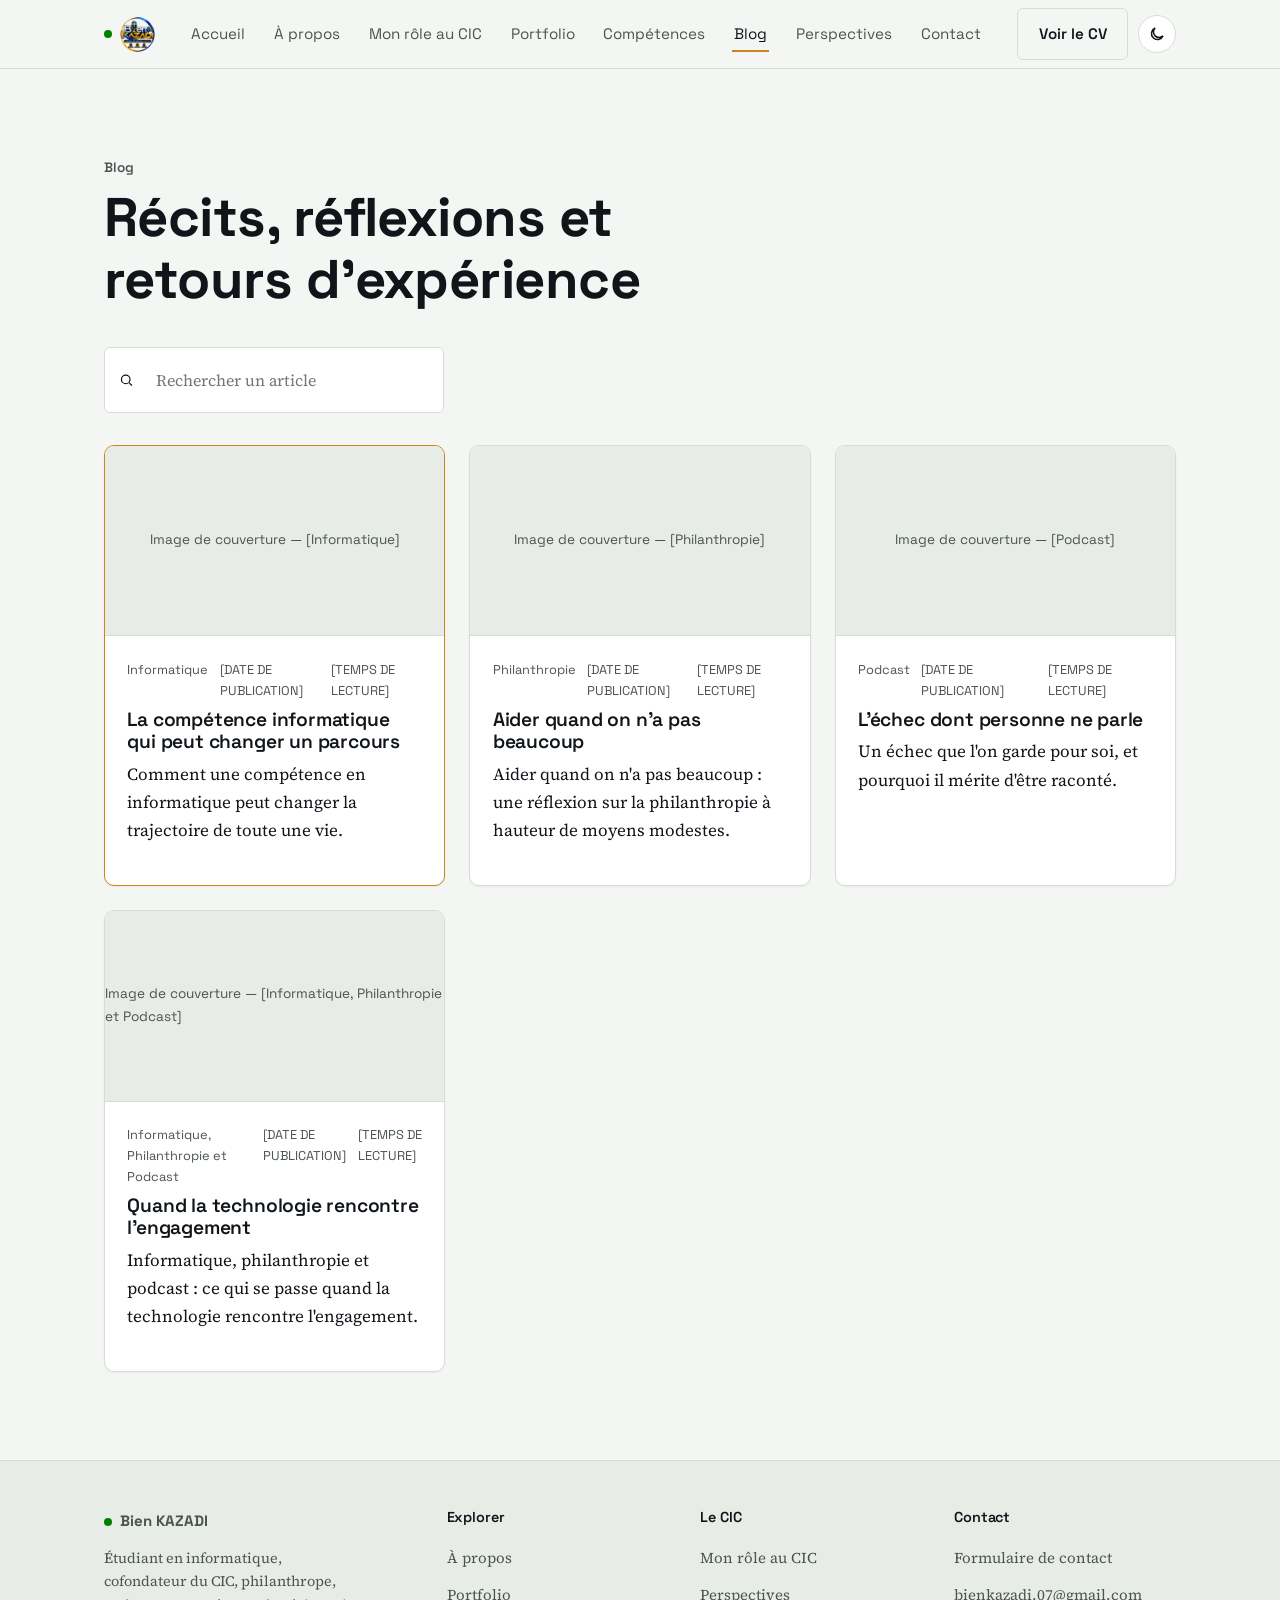
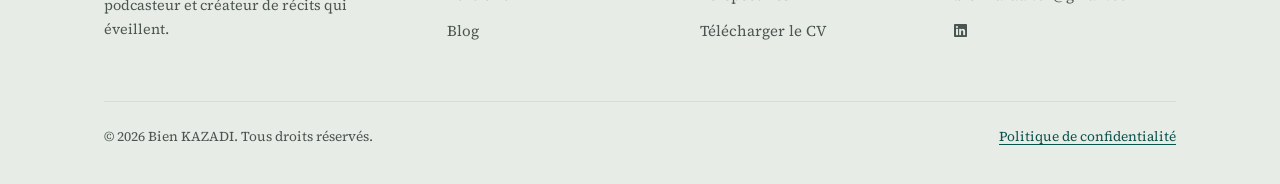
<file: blog.html>
<!DOCTYPE html>
<html lang="fr">
<head>
<meta charset="UTF-8">
<meta name="viewport" content="width=device-width, initial-scale=1.0">
<title>Blog — Bien KAZADI</title>
<meta name="description" content="Articles et récits de Bien KAZADI sur l'informatique, la philanthropie et le podcast.">
<link rel="canonical" href="https://bienkazadi.example.com/">
<meta property="og:type" content="website">
<meta property="og:title" content="Blog — Bien KAZADI">
<meta property="og:description" content="Articles et récits de Bien KAZADI sur l'informatique, la philanthropie et le podcast.">
<meta property="og:image" content="assets/photo.jpg">
<link rel="icon" href="favicon.svg" type="image/svg+xml">
<link rel="stylesheet" href="style.css">
  
  <!-- Icon Font Stylesheet -->
  <link href="https://cdnjs.cloudflare.com/ajax/libs/font-awesome/5.10.0/css/all.min.css" rel="stylesheet">
  <link href="https://cdn.jsdelivr.net/npm/bootstrap-icons@1.4.1/font/bootstrap-icons.css" rel="stylesheet">
</head>
<body data-page="blog" >
<div id="reading-progress"></div>
<a class="skip-link" href="#main">Aller au contenu principal</a>
<header class="site-header">
  <div class="container nav-row">
    <a class="brand" href="index.html"><span class="dot" aria-hidden="true"></span><img class="hero-logo"  src="Logo-BK.png" alt="Portrait de Bien KAZADI"></a>
    <nav aria-label="Navigation principale">
      <ul class="nav-links">
        <li><a href="index.html" data-nav="accueil">Accueil</a></li>
        <li><a href="about.html" data-nav="apropos">À propos</a></li>
        <li><a href="cic.html" data-nav="cic">Mon rôle au CIC</a></li>
        <li><a href="portfolio.html" data-nav="portfolio">Portfolio</a></li>
        <li><a href="skills.html" data-nav="competences">Compétences</a></li>
        <li><a href="blog.html" data-nav="blog">Blog</a></li>
        <li><a href="perspectives.html" data-nav="perspectives">Perspectives</a></li>
        <li><a href="contact.html" data-nav="contact">Contact</a></li>
      </ul>
    </nav>
    <div class="nav-actions">
      <a class="btn btn-outline btn-cv-nav" href="assets/CV_Bien_KAZADI.pdf" target="_blank" rel="noopener">Voir le CV</a>
      <button class="icon-btn" type="button" data-theme-toggle aria-pressed="false" aria-label="Activer le mode sombre"></button>
      <button class="icon-btn hamburger" type="button" data-hamburger aria-expanded="false" aria-controls="mobile-menu" aria-label="Ouvrir le menu">
        <svg width="18" height="18" viewBox="0 0 24 24" fill="none" stroke="currentColor" stroke-width="2"><path d="M3 6h18M3 12h18M3 18h18"/></svg>
      </button>
    </div>
  </div>
  <div class="mobile-menu" id="mobile-menu">
    <a href="index.html" data-nav="accueil">Accueil</a>
<a href="about.html" data-nav="apropos">À propos</a>
<a href="cic.html" data-nav="cic">Mon rôle au CIC</a>
<a href="portfolio.html" data-nav="portfolio">Portfolio</a>
<a href="skills.html" data-nav="competences">Compétences</a>
<a href="blog.html" data-nav="blog">Blog</a>
<a href="perspectives.html" data-nav="perspectives">Perspectives</a>
<a href="contact.html" data-nav="contact">Contact</a>
    <a href="CV_Bien_KAZADI.pdf" target="_blank" rel="noopener">Télécharger le CV</a>
  </div>
</header>

<main id="main">

<section class="section">
  <div class="container">
    <div class="section-head reveal in">
      <p class="kicker">Blog</p>
      <h1>Récits, réflexions et retours d'expérience</h1>
    </div>
    <div class="blog-toolbar">
      <div class="search-box">
        <svg width="16" height="16" viewBox="0 0 24 24" fill="none" stroke="currentColor" stroke-width="2" aria-hidden="true"><circle cx="11" cy="11" r="7"/><path d="M21 21l-4.3-4.3"/></svg>
        <input type="search" id="blog-search" placeholder="Rechercher un article" aria-label="Rechercher un article">
      </div>
    </div>
    <div class="grid grid-3" id="blog-grid"></div>
  </div>
</section>

</main>
<footer class="site-footer">
  <div class="container">
    <div class="footer-grid">
      <div>
        <a class="brand" href="index.html"><span class="dot" aria-hidden="true"></span>Bien KAZADI</a>
        <p class="small" style="margin-top:.8rem; max-width:32ch;">Étudiant en informatique, cofondateur du CIC, philanthrope, podcasteur et créateur de récits qui éveillent.</p>
      </div>
      <div>
        <h4>Explorer</h4>
        <ul>
          <li><a href="about.html">À propos</a></li>
          <li><a href="portfolio.html">Portfolio</a></li>
          <li><a href="blog.html">Blog</a></li>
        </ul>
      </div>
      <div>
        <h4>Le CIC</h4>
        <ul>
          <li><a href="cic.html">Mon rôle au CIC</a></li>
          <li><a href="perspectives.html">Perspectives</a></li>
          <li><a href="CV_Bien_KAZADI.pdf" target="_blank" rel="noopener">Télécharger le CV</a></li>
        </ul>
      </div>
      <div>
        <h4>Contact</h4>
        <ul>
          <li><a href="contact.html">Formulaire de contact</a></li>
          <li><a href="mailto:bienkazadi.07@gmail.com">bienkazadi.07@gmail.com</a></li>
          <li><a href="https://www.linkedin.com/in/bien-kazadi-a2026a35a?utm_source=share_via&utm_content=profile&utm_medium=member_android"><i class="fab fa-linkedin"></i></a></li>
        </ul>
      </div>
    </div>
    <div class="footer-bottom">
      <span>© <span id="year"></span> Bien KAZADI. Tous droits réservés.</span>
      <span><a href="privacy.html">Politique de confidentialité</a></span>
    </div>
  </div>
</footer>
<button id="back-to-top" aria-label="Revenir en haut de page">
  <svg width="18" height="18" viewBox="0 0 24 24" fill="none" stroke="currentColor" stroke-width="2"><path d="M12 19V5M5 12l7-7 7 7"/></svg>
</button>
<script src="data.js"></script>
<script src="main.js"></script>
<script>document.getElementById('year').textContent = new Date().getFullYear();</script>

</body>
</html>
</file>
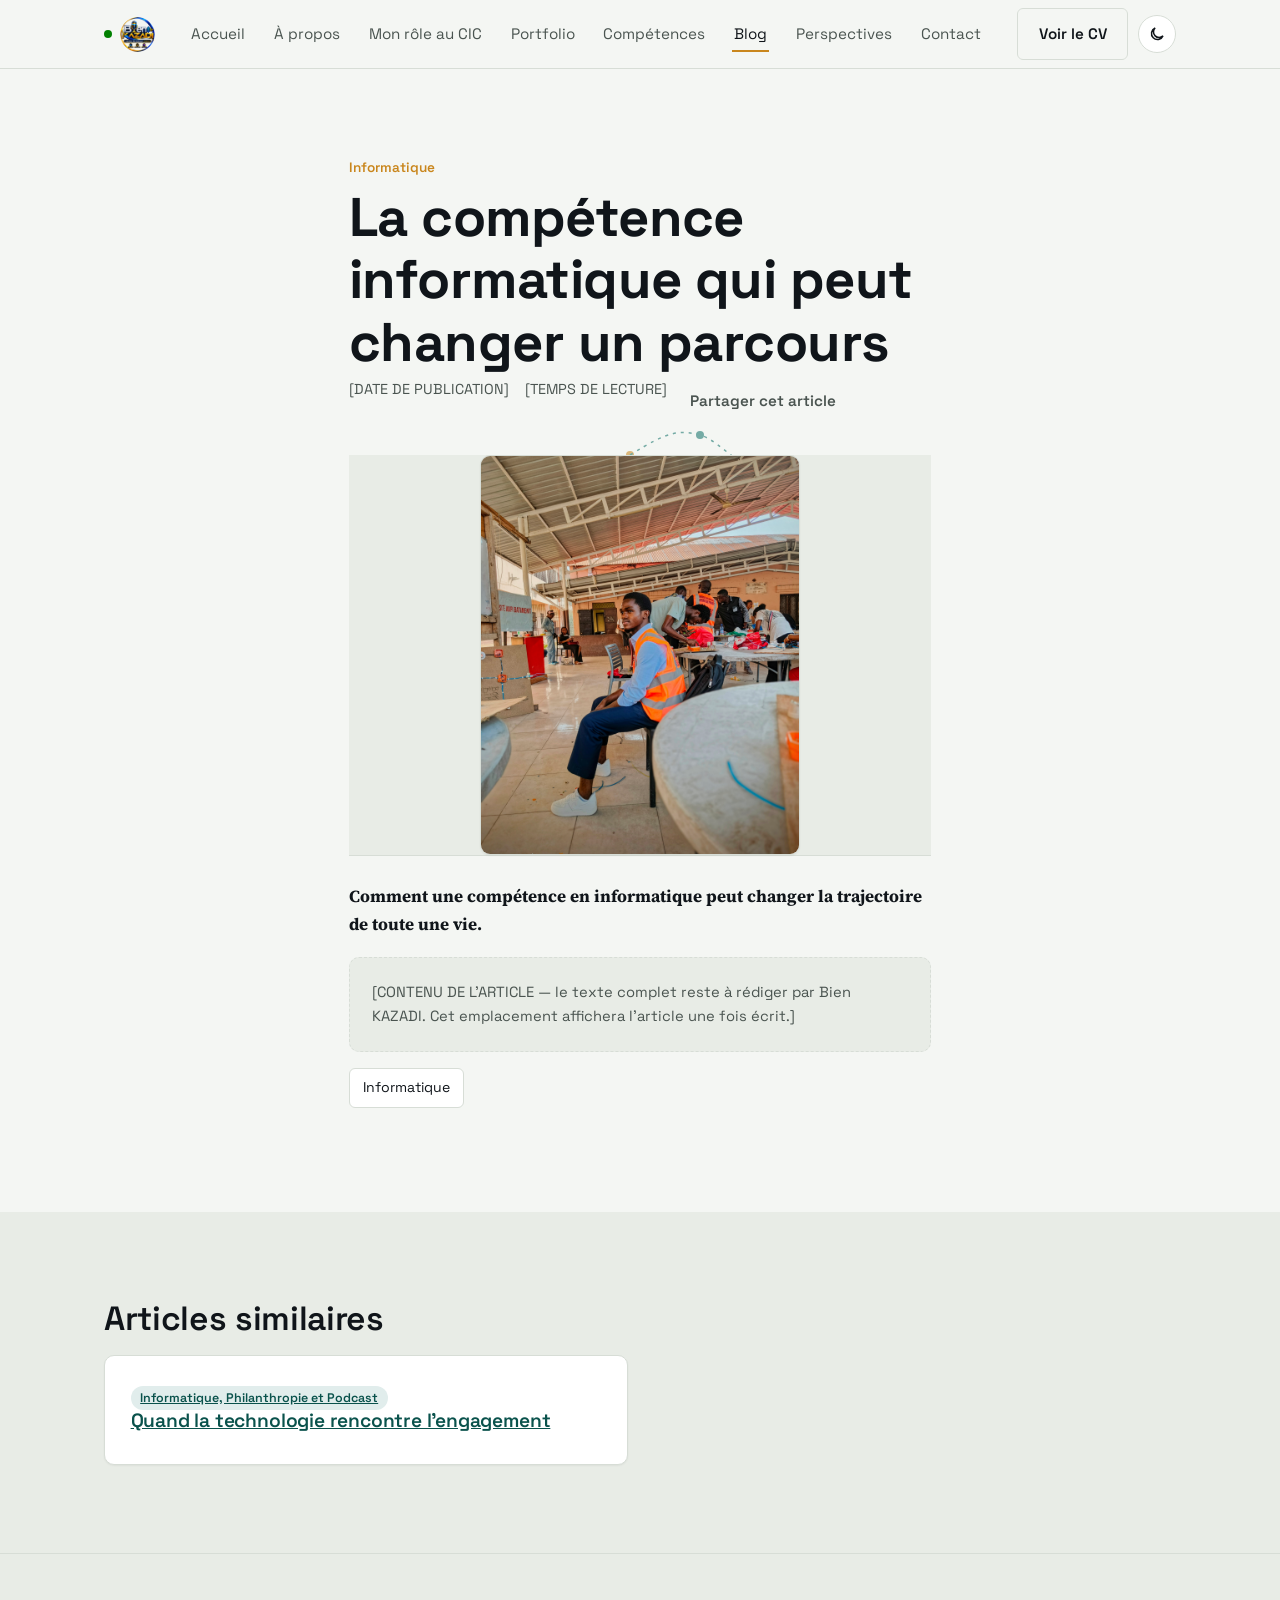
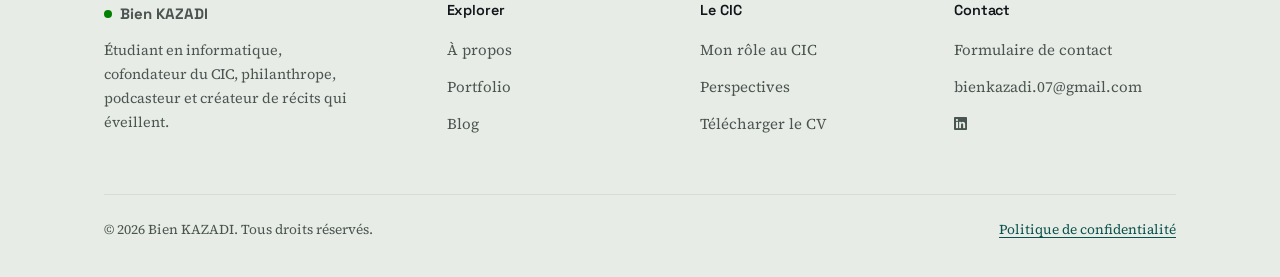
<file: competence-qui-change-un-parcours.html>
<!DOCTYPE html>
<html lang="fr">
<head>
<meta charset="UTF-8">
<meta name="viewport" content="width=device-width, initial-scale=1.0">
<title>La compétence informatique qui peut changer un parcours — Bien KAZADI</title>
<meta name="description" content="Comment une compétence en informatique peut changer la trajectoire de toute une vie.">
<link rel="canonical" href="https://bienkazadi.example.com/">
<meta property="og:type" content="website">
<meta property="og:title" content="La compétence informatique qui peut changer un parcours — Bien KAZADI">
<meta property="og:description" content="Comment une compétence en informatique peut changer la trajectoire de toute une vie.">
<meta property="og:image" content="../assets/photo.jpg">
<link rel="icon" href="../favicon.svg" type="image/svg+xml">
<link rel="stylesheet" href="style.css">
  
  <!-- Icon Font Stylesheet -->
  <link href="https://cdnjs.cloudflare.com/ajax/libs/font-awesome/5.10.0/css/all.min.css" rel="stylesheet">
  <link href="https://cdn.jsdelivr.net/npm/bootstrap-icons@1.4.1/font/bootstrap-icons.css" rel="stylesheet">
</head>
<body data-page="blog" >
<div id="reading-progress"></div>
<a class="skip-link" href="#main">Aller au contenu principal</a>
<header class="site-header">
  <div class="container nav-row">
    <a class="brand" href="index.html"><span class="dot" aria-hidden="true"></span><img class="hero-logo"  src="Logo-BK.png" alt="Portrait de Bien KAZADI"></a>
    <nav aria-label="Navigation principale">
      <ul class="nav-links">
        <li><a href="index.html" data-nav="accueil">Accueil</a></li>
<li><a href="about.html" data-nav="apropos">À propos</a></li>
<li><a href="cic.html" data-nav="cic">Mon rôle au CIC</a></li>
<li><a href="portfolio.html" data-nav="portfolio">Portfolio</a></li>
<li><a href="skills.html" data-nav="competences">Compétences</a></li>
<li><a href="blog.html" data-nav="blog">Blog</a></li>
<li><a href="perspectives.html" data-nav="perspectives">Perspectives</a></li>
<li><a href="contact.html" data-nav="contact">Contact</a></li>
      </ul>
    </nav>
    <div class="nav-actions">
      <a class="btn btn-outline btn-cv-nav" href="CV_Bien_KAZADI.pdf" target="_blank" rel="noopener">Voir le CV</a>
      <button class="icon-btn" type="button" data-theme-toggle aria-pressed="false" aria-label="Activer le mode sombre"></button>
      <button class="icon-btn hamburger" type="button" data-hamburger aria-expanded="false" aria-controls="mobile-menu" aria-label="Ouvrir le menu">
        <svg width="18" height="18" viewBox="0 0 24 24" fill="none" stroke="currentColor" stroke-width="2"><path d="M3 6h18M3 12h18M3 18h18"/></svg>
      </button>
    </div>
  </div>
  <div class="mobile-menu" id="mobile-menu">
    <a href="index.html" data-nav="accueil">Accueil</a>
<a href="about.html" data-nav="apropos">À propos</a>
<a href="cic.html" data-nav="cic">Mon rôle au CIC</a>
<a href="portfolio.html" data-nav="portfolio">Portfolio</a>
<a href="skills.html" data-nav="competences">Compétences</a>
<a href="blog.html" data-nav="blog">Blog</a>
<a href="perspectives.html" data-nav="perspectives">Perspectives</a>
<a href="contact.html" data-nav="contact">Contact</a>
    <a href="CV_Bien_KAZADI.pdf" target="_blank" rel="noopener">Télécharger le CV</a>
  </div>
</header>

<main id="main">

<section class="section">
  <div class="container article-prose">
    <p class="kicker reveal in">Informatique</p>
    <h1 class="reveal in">La compétence informatique qui peut changer un parcours</h1>
    <div class="article-hero-meta reveal in">
      <span>[DATE DE PUBLICATION]</span>
      <span>[TEMPS DE LECTURE]</span>
      <button class="btn btn-ghost" type="button" data-share>Partager cet article</button>
    </div>
    <div class="blog-cover reveal in" style="margin-bottom:1.6rem;">
      <div class="hero-photo-wrap reveal in">
        <svg class="hero-connect-line" viewBox="0 0 220 220" fill="none" xmlns="http://www.w3.org/2000/svg" aria-hidden="true">
          <circle cx="20" cy="30" r="4" fill="var(--amber)"/>
          <circle cx="90" cy="10" r="4" fill="var(--teal)"/>
          <circle cx="160" cy="45" r="4" fill="var(--amber)"/>
          <path d="M20 30 C 60 5, 70 5, 90 10 S 140 55, 160 45" stroke="var(--teal)" stroke-width="1.5" stroke-dasharray="3 5"/>
        </svg>
        <img class="hero-photo" src="Informatique_1.jpg" alt="Article sur l'informatique de Bien KAZADI">
      </div>
    </div>

    <p class="reveal in"><strong>Comment une compétence en informatique peut changer la trajectoire de toute une vie.</strong></p>

    <div class="placeholder-block reveal in">
      [CONTENU DE L'ARTICLE — le texte complet reste à rédiger par Bien KAZADI. Cet emplacement affichera l'article une fois écrit.]
    </div>

    <div class="tag-row reveal in">
      <span class="tag">Informatique</span>
    </div>
  </div>
</section>

<section class="section section-alt">
  <div class="container">
    <h2 class="reveal">Articles similaires</h2>
    <div class="grid grid-2 related-grid reveal">
      <div class="card"><a class="card-link" href="quand-la-technologie-rencontre-l-engagement.html"><span class="project-tag">Informatique, Philanthropie et Podcast</span><h3>Quand la technologie rencontre l'engagement</h3></a></div>
    </div>
  </div>
</section>

</main>
<footer class="site-footer">
  <div class="container">
    <div class="footer-grid">
      <div>
        <a class="brand" href="index.html"><span class="dot" aria-hidden="true"></span>Bien KAZADI</a>
        <p class="small" style="margin-top:.8rem; max-width:32ch;">Étudiant en informatique, cofondateur du CIC, philanthrope, podcasteur et créateur de récits qui éveillent.</p>
      </div>
      <div>
        <h4>Explorer</h4>
        <ul>
          <li><a href="about.html">À propos</a></li>
          <li><a href="portfolio.html">Portfolio</a></li>
          <li><a href="blog.html">Blog</a></li>
        </ul>
      </div>
      <div>
        <h4>Le CIC</h4>
        <ul>
          <li><a href="cic.html">Mon rôle au CIC</a></li>
          <li><a href="perspectives.html">Perspectives</a></li>
          <li><a href="CV_Bien_KAZADI.pdf" target="_blank" rel="noopener">Télécharger le CV</a></li>
        </ul>
      </div>
      <div>
        <h4>Contact</h4>
        <ul>
          <li><a href="contact.html">Formulaire de contact</a></li>
          <li><a href="mailto:bienkazadi.07@gmail.com">bienkazadi.07@gmail.com</a></li>
          <li><a href="https://www.linkedin.com/in/bien-kazadi-a2026a35a?utm_source=share_via&utm_content=profile&utm_medium=member_android"><i class="fab fa-linkedin"></i></a></li>
        </ul>
      </div>
    </div>
    <div class="footer-bottom">
      <span>© <span id="year"></span> Bien KAZADI. Tous droits réservés.</span>
      <span><a href="privacy.html">Politique de confidentialité</a></span>
    </div>
  </div>
</footer>
<button id="back-to-top" aria-label="Revenir en haut de page">
  <svg width="18" height="18" viewBox="0 0 24 24" fill="none" stroke="currentColor" stroke-width="2"><path d="M12 19V5M5 12l7-7 7 7"/></svg>
</button>
<script src="data.js"></script>
<script src="main.js"></script>
<script>document.getElementById('year').textContent = new Date().getFullYear();</script>

</body>
</html>
</file>
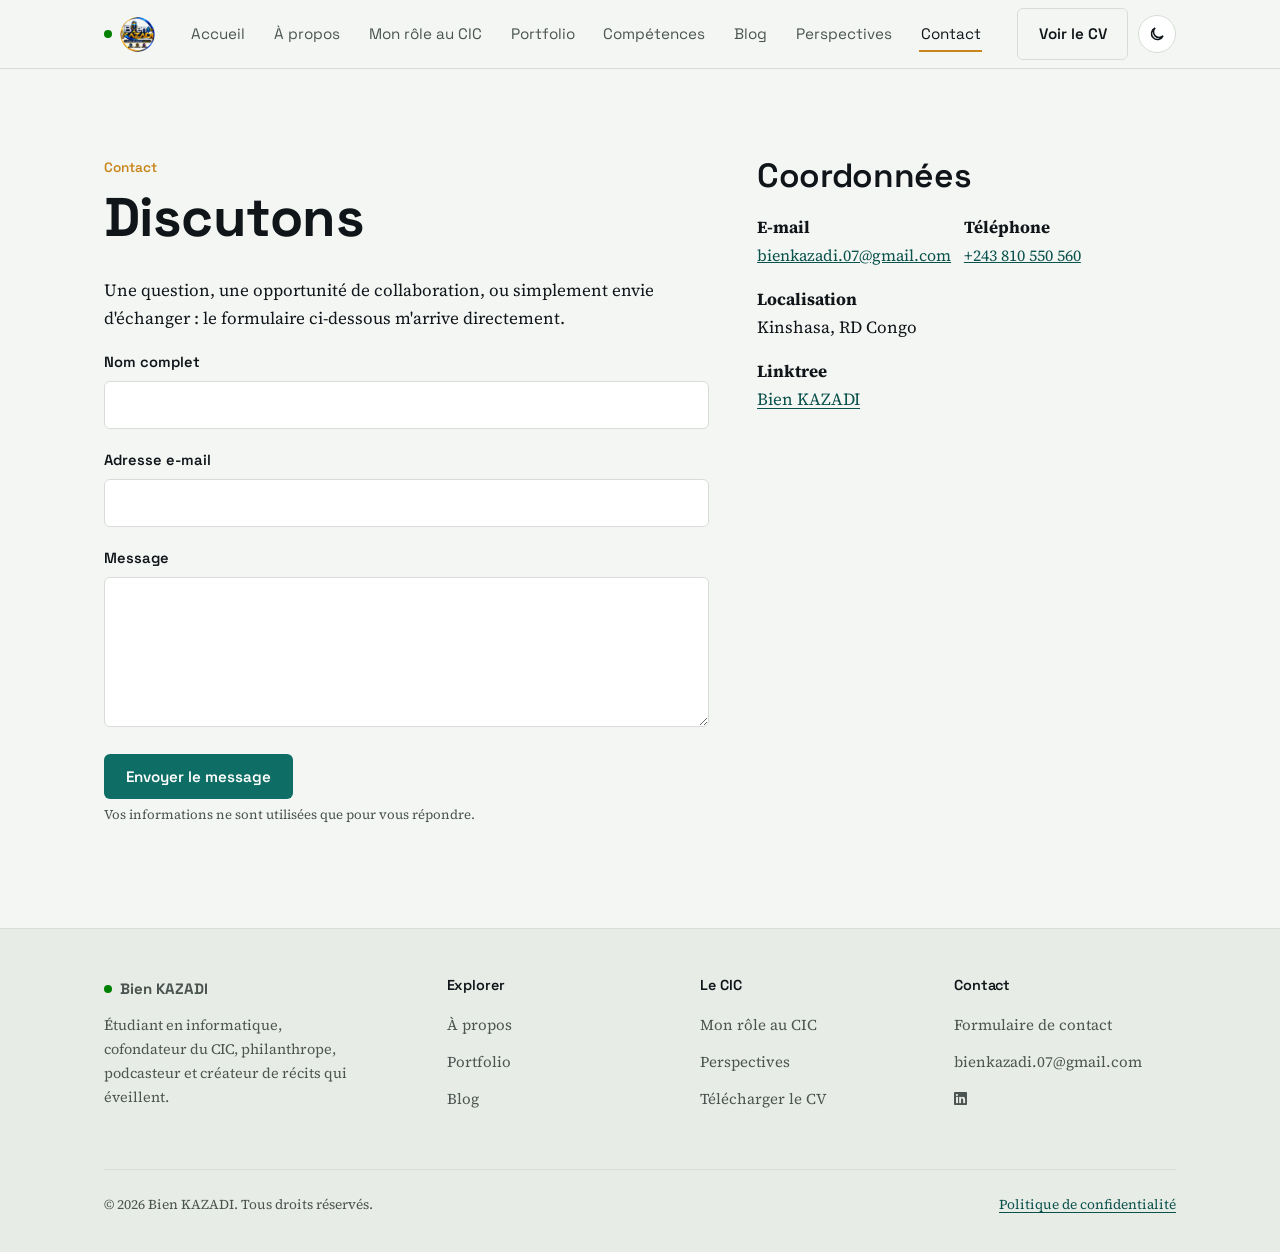
<file: contact.html>
<!DOCTYPE html>
<html lang="fr">
<head>
<meta charset="UTF-8">
<meta name="viewport" content="width=device-width, initial-scale=1.0">
<title>Contact — Bien KAZADI</title>
<meta name="description" content="Contactez Bien KAZADI pour toute question ou opportunité de collaboration.">
<link rel="canonical" href="https://bienkazadi.example.com/">
<meta property="og:type" content="website">
<meta property="og:title" content="Contact — Bien KAZADI">
<meta property="og:description" content="Contactez Bien KAZADI pour toute question ou opportunité de collaboration.">
<meta property="og:image" content="assets/photo.jpg">
<link rel="icon" href="favicon.svg" type="image/svg+xml">
<link rel="stylesheet" href="style.css">
  
  <!-- Icon Font Stylesheet -->
  <link href="https://cdnjs.cloudflare.com/ajax/libs/font-awesome/5.10.0/css/all.min.css" rel="stylesheet">
  <link href="https://cdn.jsdelivr.net/npm/bootstrap-icons@1.4.1/font/bootstrap-icons.css" rel="stylesheet">
</head>
<body data-page="contact" >
<div id="reading-progress"></div>
<a class="skip-link" href="#main">Aller au contenu principal</a>
<header class="site-header">
  <div class="container nav-row">
    <a class="brand" href="index.html"><span class="dot" aria-hidden="true"></span><img class="hero-logo"  src="Logo-BK.png" alt="Portrait de Bien KAZADI"></a>
    <nav aria-label="Navigation principale">
      <ul class="nav-links">
        <li><a href="index.html" data-nav="accueil">Accueil</a></li>
        <li><a href="about.html" data-nav="apropos">À propos</a></li>
        <li><a href="cic.html" data-nav="cic">Mon rôle au CIC</a></li>
        <li><a href="portfolio.html" data-nav="portfolio">Portfolio</a></li>
        <li><a href="skills.html" data-nav="competences">Compétences</a></li>
        <li><a href="blog.html" data-nav="blog">Blog</a></li>
        <li><a href="perspectives.html" data-nav="perspectives">Perspectives</a></li>
        <li><a href="contact.html" data-nav="contact">Contact</a></li>
      </ul>
    </nav>
    <div class="nav-actions">
      <a class="btn btn-outline btn-cv-nav" href="CV_Bien_KAZADI.pdf" target="_blank" rel="noopener">Voir le CV</a>
      <button class="icon-btn" type="button" data-theme-toggle aria-pressed="false" aria-label="Activer le mode sombre"></button>
      <button class="icon-btn hamburger" type="button" data-hamburger aria-expanded="false" aria-controls="mobile-menu" aria-label="Ouvrir le menu">
        <svg width="18" height="18" viewBox="0 0 24 24" fill="none" stroke="currentColor" stroke-width="2"><path d="M3 6h18M3 12h18M3 18h18"/></svg>
      </button>
    </div>
  </div>
  <div class="mobile-menu" id="mobile-menu">
    <a href="index.html" data-nav="accueil">Accueil</a>
<a href="about.html" data-nav="apropos">À propos</a>
<a href="cic.html" data-nav="cic">Mon rôle au CIC</a>
<a href="portfolio.html" data-nav="portfolio">Portfolio</a>
<a href="skills.html" data-nav="competences">Compétences</a>
<a href="blog.html" data-nav="blog">Blog</a>
<a href="perspectives.html" data-nav="perspectives">Perspectives</a>
<a href="contact.html" data-nav="contact">Contact</a>
    <a href="CV_Bien_KAZADI.pdf" target="_blank" rel="noopener">Télécharger le CV</a>
  </div>
</header>

<main id="main">

<section class="section">
  <div class="container contact-grid">
    <div class="reveal in">
      <p class="kicker">Contact</p>
      <h1>Discutons</h1>
      <p>Une question, une opportunité de collaboration, ou simplement envie d'échanger : le formulaire ci-dessous m'arrive directement.</p>
      <form id="contact-form" class="form-grid" novalidate>
        <div>
          <label for="name">Nom complet</label>
          <input type="text" id="name" name="name" autocomplete="name" required>
        </div>
        <div>
          <label for="email">Adresse e-mail</label>
          <input type="email" id="email" name="email" autocomplete="email" required>
        </div>
        <div>
          <label for="message">Message</label>
          <textarea id="message" name="message" required></textarea>
        </div>
        <div class="hp-field" aria-hidden="true">
          <label for="company">Ne pas remplir ce champ</label>
          <input type="text" id="company" name="company" tabindex="-1" autocomplete="off">
        </div>
        <div>
          <button class="btn btn-primary" type="submit">Envoyer le message</button>
          <p class="field-hint">Vos informations ne sont utilisées que pour vous répondre.</p>
        </div>
        <div id="form-status" class="form-status" role="status"></div>
      </form>
    </div>

    <aside class="reveal">
      <h2>Coordonnées</h2>
      <ul class="contact-info-list">
        <li>
          <div>
            <strong>E-mail</strong><br>
            <button class="copy-email-btn" type="button" data-copy-email="bienkazadi.07@gmail.com">bienkazadi.07@gmail.com</button>
          </div>
          <div>
            <strong>Téléphone</strong><br>
            <button class="copy-tel-btn" type="button" data-copy-tel="+243 810 550 560">+243 810 550 560</button>
          </div>
        </li>
        <li><div><strong>Localisation</strong><br>Kinshasa, RD Congo</div></li>
        <li><div><strong>Linktree</strong><br><a href="https://linktr.ee/bienkazadi_07">Bien KAZADI</a></div></li>
      </ul>
    </aside>
  </div>
</section>

</main>
<footer class="site-footer">
  <div class="container">
    <div class="footer-grid">
      <div>
        <a class="brand" href="index.html"><span class="dot" aria-hidden="true"></span>Bien KAZADI</a>
        <p class="small" style="margin-top:.8rem; max-width:32ch;">Étudiant en informatique, cofondateur du CIC, philanthrope, podcasteur et créateur de récits qui éveillent.</p>
      </div>
      <div>
        <h4>Explorer</h4>
        <ul>
          <li><a href="about.html">À propos</a></li>
          <li><a href="portfolio.html">Portfolio</a></li>
          <li><a href="blog.html">Blog</a></li>
        </ul>
      </div>
      <div>
        <h4>Le CIC</h4>
        <ul>
          <li><a href="cic.html">Mon rôle au CIC</a></li>
          <li><a href="perspectives.html">Perspectives</a></li>
          <li><a href="CV_Bien_KAZADI.pdf" target="_blank" rel="noopener">Télécharger le CV</a></li>
        </ul>
      </div>
      <div>
        <h4>Contact</h4>
        <ul>
          <li><a href="contact.html">Formulaire de contact</a></li>
          <li><a href="mailto:bienkazadi.07@gmail.com">bienkazadi.07@gmail.com</a></li>
          <li><a href="https://www.linkedin.com/in/bien-kazadi-a2026a35a?utm_source=share_via&utm_content=profile&utm_medium=member_android"><i class="fab fa-linkedin"></i></a></li>
        </ul>
      </div>
    </div>
    <div class="footer-bottom">
      <span>© <span id="year"></span> Bien KAZADI. Tous droits réservés.</span>
      <span><a href="privacy.html">Politique de confidentialité</a></span>
    </div>
  </div>
</footer>
<button id="back-to-top" aria-label="Revenir en haut de page">
  <svg width="18" height="18" viewBox="0 0 24 24" fill="none" stroke="currentColor" stroke-width="2"><path d="M12 19V5M5 12l7-7 7 7"/></svg>
</button>
<script src="data.js"></script>
<script src="main.js"></script>
<script>document.getElementById('year').textContent = new Date().getFullYear();</script>

</body>
</html>
</file>
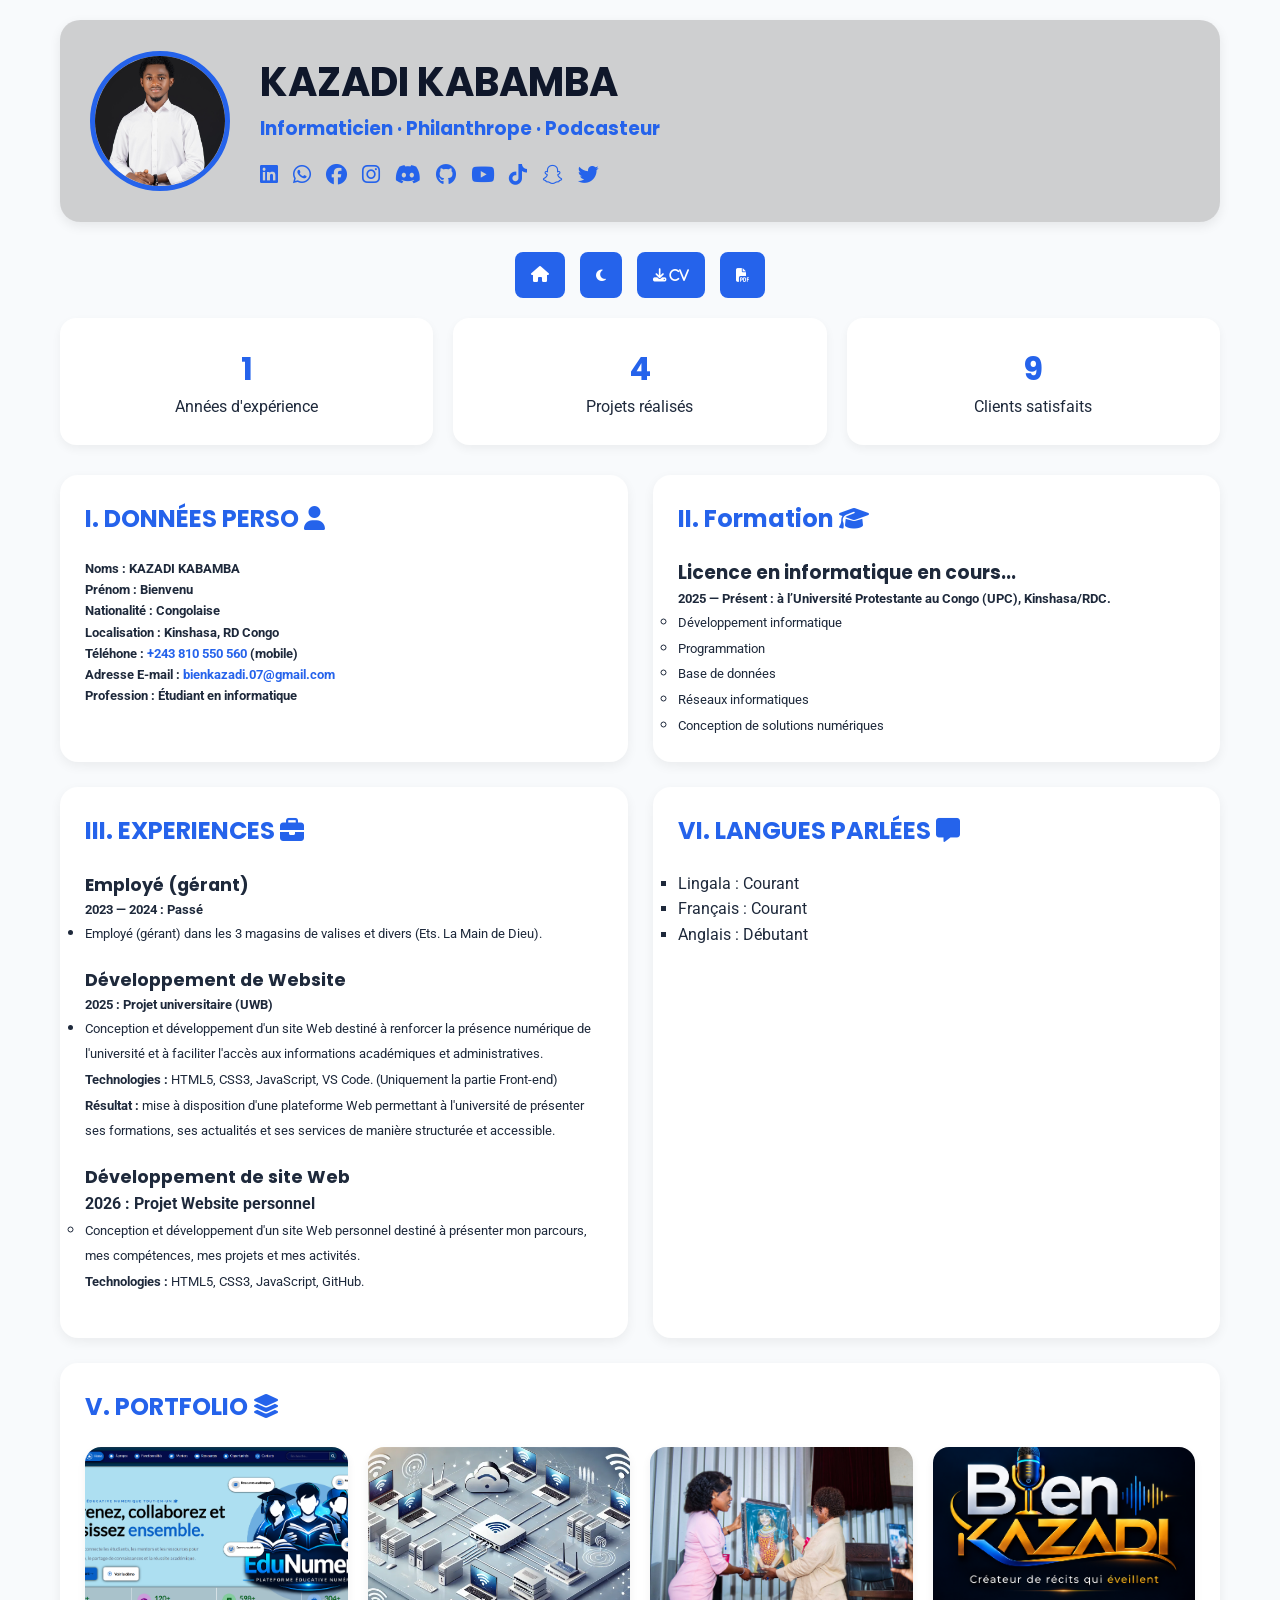
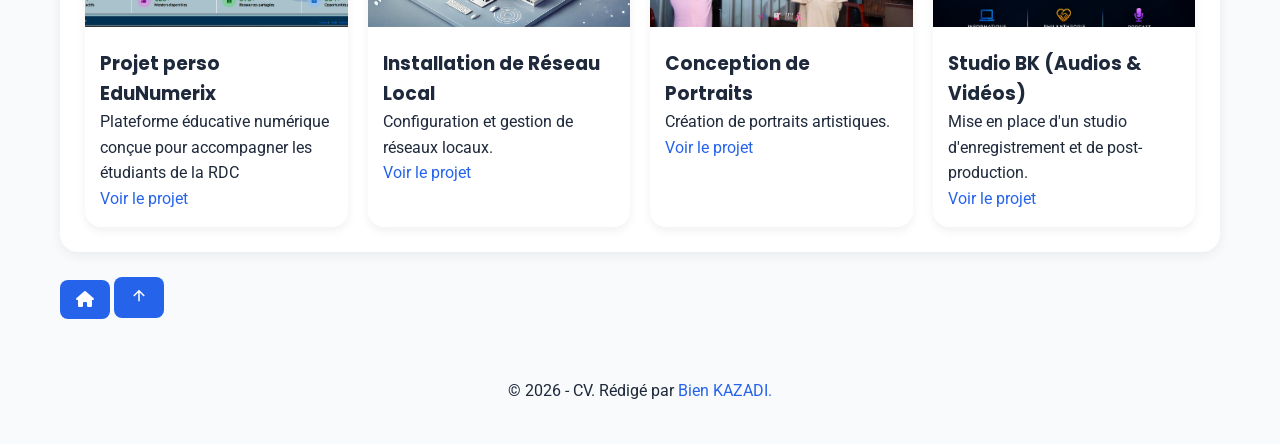
<file: cv-bien-kazadi.html>
<!DOCTYPE html>
<html lang="fr">
<head>
  <meta charset="UTF-8" />
  <meta name="viewport" content="width=device-width, initial-scale=1.0"/>
  <title>CV-BienKazadi</title>
  <link rel="stylesheet" href="style-2.css">

  <!-- Google Fonts -->
  <link rel="preconnect" href="https://fonts.googleapis.com">
  <link href="https://fonts.googleapis.com/css2?family=Poppins:wght@300;400;500;600;700&family=Roboto:wght@300;400;500&display=swap" rel="stylesheet">

  <!-- Icon Font Stylesheet -->
  <link href="https://cdnjs.cloudflare.com/ajax/libs/font-awesome/5.10.0/css/all.min.css" rel="stylesheet">
  <link href="https://cdn.jsdelivr.net/npm/bootstrap-icons@1.4.1/font/bootstrap-icons.css" rel="stylesheet">

  <!-- Font Awesome -->
  <link href="https://cdnjs.cloudflare.com/ajax/libs/font-awesome/6.5.0/css/all.min.css" rel="stylesheet">
</head>

<body>

  <div class="container">

    <!-- HEADER -->
    <section class="hero">
      <img src="WellBien.jpg" alt="Photo de profil">

      <div class="hero-content">
        <h1>KAZADI KABAMBA</h1>
        <h3>Informaticien · Philanthrope · Podcasteur</h3>
      <div class="socials">
        <a href="https://www.linkedin.com/in/bien-kazadi-a2026a35a?utm_source=shar"><i class="fab fa-linkedin"></i></a>
        <a href="https://whatsapp.com/channel/0029VbDriUHFHWptCztSEH2g"><i class="fab fa-whatsapp"></i></a>
        <a href="https://www.facebook.com/profile.php?id=61564023035072"><i class="fab fa-facebook"></i></a>
        <a href="https://instagram.com/bienkazadi_07"><i class="fab fa-instagram"></i></a>
        <a href="https://discord.gg/7sXEpvdd"><i class="fab fa-discord"></i></a>
        <a href="https://github.com/bienkazadi07-ipp"><i class="fab fa-github"></i></a>
        <a href="https://youtube.com/@bienKazadi_07"><i class="fab fa-youtube"></i></a>
        <a href="https://tiktok.com/@bienkazadi_07"><i class="fab fa-tiktok"></i></a>
        <a href="https://www.snapchat.com/add/bienkazadi_07?share_id=xo5Ts-6DVoA&locale=fr-FR"><i class="fab fa-snapchat"></i></a>
        <a href="https://x.com/bienkazadi_07"><i class="fab fa-twitter"></i></a>
      </div>
      </div>
    </section>

    <!-- TOPBAR -->
    <div class="topbar">
      <a href="index.html" class="lien-retour"><i class="fa-solid fa-house"></i></a>
      
      <button onclick="toggleDarkMode()">
        <i class="fa-solid fa-moon"></i>
      </button>
      
      <button onclick="alert('CV de Bien KAZADI téléchargé avec succes.')">
        <i class="fa-solid fa-download"> CV</i>
      </button>

      <button onclick="window.print()">
        <i class="fa-solid fa-file-pdf"></i>
      </button>
      
    </div>

    <!-- STATS -->
    <section class="stats">
      <div class="stat-card">
        <h2 id="exp">0</h2>
        <p>Années d'expérience</p>
      </div>

      <div class="stat-card">
        <h2 id="projects">0</h2>
        <p>Projets réalisés</p>
      </div>

      <div class="stat-card">
        <h2 id="clients">0</h2>
        <p>Clients satisfaits</p>
      </div>
    </section>

    <!-- MAIN GRID -->
    <div class="grid">

    <!---Informations Personnelles---->
    <section  class="card">
    <h2>I. DONNÉES PERSO <i class="fa-solid fa-user"></i></h2>
    <!-- <div class="col-sm-6 py-1"> -->
      <h5>Noms : <b>KAZADI KABAMBA</b></h5>
      <h5>Prénom : <b>Bienvenu</b></h5>
      <h5>Nationalité : <b>Congolaise</b></h5>
      <h5>Localisation : <b>Kinshasa, RD Congo</b></h5>
      <h5>Téléhone : <a href="tel:+243810550560"> <b>+243 810 550 560 </b></a>(mobile)</h5>
      <h5>Adresse E-mail :<a href="mailto:bienkazadi.07@gmail.com"> <b>bienkazadi.07@gmail.com</b></a></h5>
      <h5>Profession : <b>Étudiant en informatique</b></h5>
    </section>

    <!-- ETUDES -->
    <section class="card">
      <h2>II. Formation <i class="fa-solid fa-graduation-cap"></i></h2>
      <h3>Licence en informatique en cours...</h3>
      <h5>2025 — Présent : à l’Université Protestante au Congo (UPC), Kinshasa/RDC.</h5>
      <ul type="circle">
        <li><small>Développement informatique</small></li>
        <li><small>Programmation</small></li>
        <li><small>Base de données</small></li>
        <li><small>Réseaux informatiques</small></li>
        <li><small>Conception de solutions numériques</small></li>
      </ul>
    </section>

    <!-- EXPERIENCES -->
    <section class="card">
      <h2>III. EXPERIENCES <i class="fa-solid fa-briefcase"></i></h2>
      <div class="item">
        <h3>Employé (gérant)</h3>
        <h5>2023 — 2024 : Passé</h5>
        <ul type="disc">
          <li>
            <small>
              Employé (gérant) dans les 3 magasins de valises et divers (Ets. La Main de Dieu).
            </small>
          </li>
        </ul>
      </div>
      
      <div class="item">
        <h3>Développement de Website</h3>
        <h5>2025 : Projet universitaire (UWB)</h5>
        <ul type="disc">
          <li>
            <small>
              Conception et développement d'un site Web destiné à renforcer la présence numérique de l'université et à faciliter l'accès aux informations académiques et administratives.
            </small>
          </li>
          <small><b>Technologies :</b> HTML5, CSS3, JavaScript, VS Code. (Uniquement la partie Front-end)</small>
          <p><small><b>Résultat :</b> mise à disposition d'une plateforme Web permettant à l'université de présenter ses formations, ses actualités et ses services de manière structurée et accessible.</small></p>
        </ul>
      </div>
      
      <div class="item">
        <h3>Développement de site Web</h3>
        <h4>2026 : Projet Website personnel</h4>
        <ul type="circle">
          <li>
            <small>
              Conception et développement d'un site Web personnel destiné à présenter mon parcours, mes compétences, mes projets et mes activités.
            </small>
          </li>
          <small><b>Technologies :</b> HTML5, CSS3, JavaScript, GitHub.</small>
        </ul>
      </div>
    </section>
      
      <!-- LANGUES PARLÉES -->
      <section class="card">
        <h2 class="title position-relative pb-2 mb-4">VI. LANGUES PARLÉES <i class="fa-solid fa-message"></i></h2>
      <ul type="square">
        <li>Lingala : Courant</li>
        <li>Français : Courant</li>
        <li>Anglais : Débutant </li>
      </ul>
      </section>
    </div>

    <!-- PORTFOLIO -->
    <section class="card" style="margin-top:25px;">
      <h2>V. PORTFOLIO <i class="fa-solid fa-layer-group"></i></h2>

      <div class="portfolio-grid">

        <div class="project">
          <img src="EduNumeriX.png" alt="">
          <div class="project-content">
            <h3>Projet perso EduNumerix</h3>
            <p>Plateforme éducative numérique conçue pour accompagner les étudiants de la RDC</p>
            <a href="#">Voir le projet</a>
          </div>
        </div>

        <div class="project">
          <img src="Reseau-local.jpg" alt="">
          <div class="project-content">
            <h3>Installation de Réseau Local</h3>
            <p>Configuration et gestion de réseaux locaux.</p>
            <a href="#">Voir le projet</a>
          </div>
        </div>

        <div class="project">
          <img src="Portrait.jpg" alt="">
          <div class="project-content">
            <h3>Conception de Portraits</h3>
            <p>Création de portraits artistiques.</p>
            <a href="#">Voir le projet</a>
          </div>
        </div>

        <div class="project">
          <img src="Studio-BK.png" alt="">
          <div class="project-content">
            <h3>Studio BK (Audios & Vidéos)</h3>
            <p>Mise en place d'un studio d'enregistrement et de post-production.</p>
            <a href="#">Voir le projet</a>
          </div>
        </div>
      </div>
    </section>
    <br>
    <a href="index.html" class="lien-retour"><i class="fa-solid fa-house"></i></a>
    
    <button id="back-to-top" aria-label="Revenir en haut de page">
      <svg width="18" height="18" viewBox="0 0 24 24" fill="none" stroke="currentColor" stroke-width="2"><path d="M12 19V5M5 12l7-7 7 7"/></svg>
    </button>
    <script src="main.js"></script>

    <footer>
      <p class="m-0">&copy; 2026 - CV. Rédigé par <a href="https://www.linkedin.com/in/bien-kazadi-a2026a35a?utm_source=shar">Bien KAZADI.</a></p>
    </footer>

  </div>
  
  <!-- Partie JavaScript -->
  <script>
    // DARK MODE
    function toggleDarkMode() {
      document.body.classList.toggle('dark');
    }

    // COUNTER ANIMATION
    function animateCounter(id, target, speed) {
      let count = 0;
      const element = document.getElementById(id);

      const interval = setInterval(() => {
        count++;
        element.innerText = count;

        if(count >= target) {
          clearInterval(interval);
        }
      }, speed);
    }

    animateCounter("exp", 2, 800);
    animateCounter("projects", 6, 300);
    animateCounter("clients", 27, 150);
  </script>
  
</body>
</html>
</file>
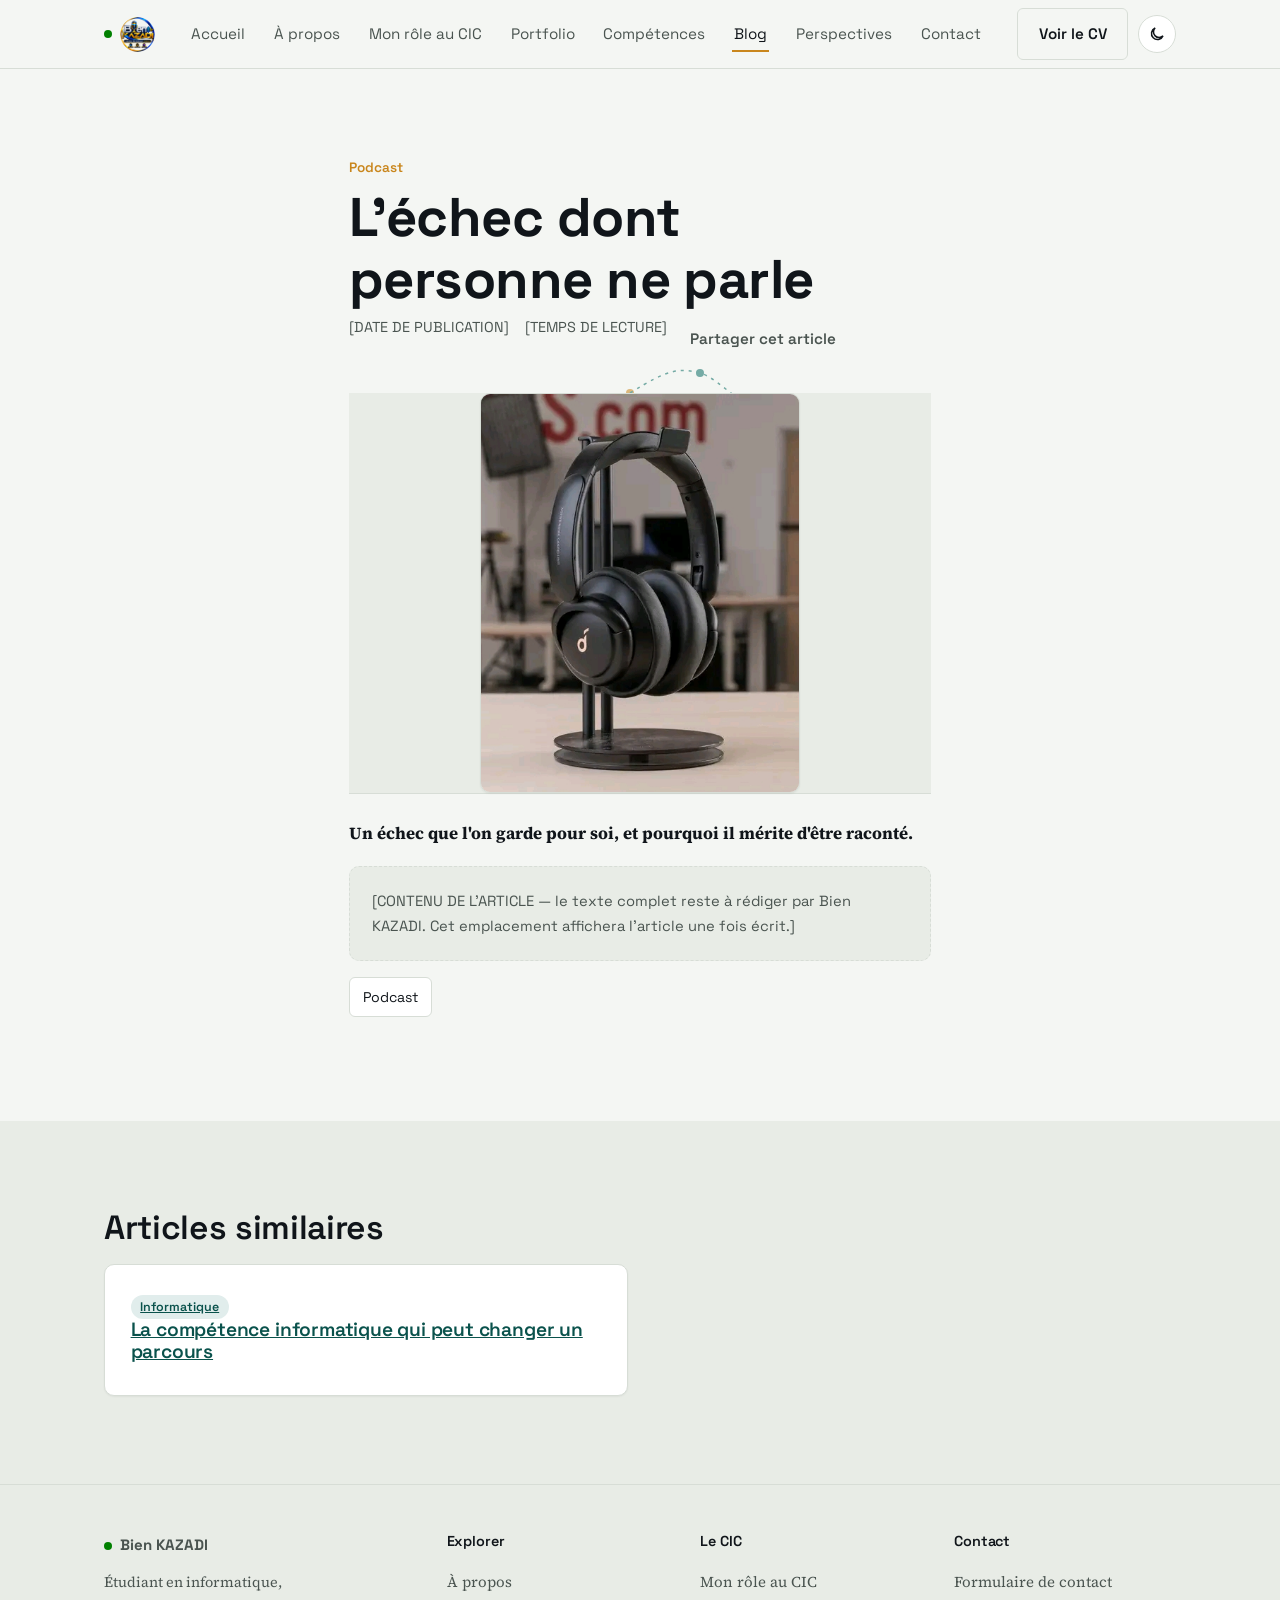
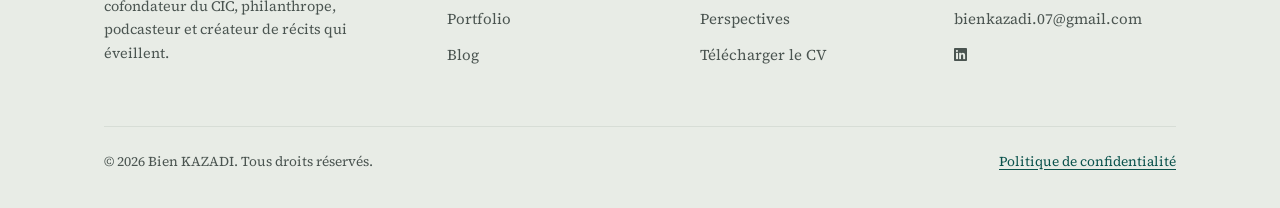
<file: echec-dont-personne-ne-parle.html>
<!DOCTYPE html>
<html lang="fr">
<head>
<meta charset="UTF-8">
<meta name="viewport" content="width=device-width, initial-scale=1.0">
<title>L'échec dont personne ne parle — Bien KAZADI</title>
<meta name="description" content="Un échec que l'on garde pour soi, et pourquoi il mérite d'être raconté.">
<link rel="canonical" href="https://bienkazadi.example.com/">
<meta property="og:type" content="website">
<meta property="og:title" content="L'échec dont personne ne parle — Bien KAZADI">
<meta property="og:description" content="Un échec que l'on garde pour soi, et pourquoi il mérite d'être raconté.">
<meta property="og:image" content="../assets/photo.jpg">
<link rel="icon" href="../favicon.svg" type="image/svg+xml">
<link rel="stylesheet" href="style.css">
  
  <!-- Icon Font Stylesheet -->
  <link href="https://cdnjs.cloudflare.com/ajax/libs/font-awesome/5.10.0/css/all.min.css" rel="stylesheet">
  <link href="https://cdn.jsdelivr.net/npm/bootstrap-icons@1.4.1/font/bootstrap-icons.css" rel="stylesheet">
</head>
<body data-page="blog" >
<div id="reading-progress"></div>
<a class="skip-link" href="#main">Aller au contenu principal</a>
<header class="site-header">
  <div class="container nav-row">
    <a class="brand" href="index.html"><span class="dot" aria-hidden="true"></span><img class="hero-logo"  src="Logo-BK.png" alt="Portrait de Bien KAZADI"></a>
    <nav aria-label="Navigation principale">
      <ul class="nav-links">
        <li><a href="index.html" data-nav="accueil">Accueil</a></li>
<li><a href="about.html" data-nav="apropos">À propos</a></li>
<li><a href="cic.html" data-nav="cic">Mon rôle au CIC</a></li>
<li><a href="portfolio.html" data-nav="portfolio">Portfolio</a></li>
<li><a href="skills.html" data-nav="competences">Compétences</a></li>
<li><a href="blog.html" data-nav="blog">Blog</a></li>
<li><a href="perspectives.html" data-nav="perspectives">Perspectives</a></li>
<li><a href="contact.html" data-nav="contact">Contact</a></li>
      </ul>
    </nav>
    <div class="nav-actions">
      <a class="btn btn-outline btn-cv-nav" href="CV_Bien_KAZADI.pdf" target="_blank" rel="noopener">Voir le CV</a>
      <button class="icon-btn" type="button" data-theme-toggle aria-pressed="false" aria-label="Activer le mode sombre"></button>
      <button class="icon-btn hamburger" type="button" data-hamburger aria-expanded="false" aria-controls="mobile-menu" aria-label="Ouvrir le menu">
        <svg width="18" height="18" viewBox="0 0 24 24" fill="none" stroke="currentColor" stroke-width="2"><path d="M3 6h18M3 12h18M3 18h18"/></svg>
      </button>
    </div>
  </div>
  <div class="mobile-menu" id="mobile-menu">
    <a href="index.html" data-nav="accueil">Accueil</a>
<a href="about.html" data-nav="apropos">À propos</a>
<a href="cic.html" data-nav="cic">Mon rôle au CIC</a>
<a href="portfolio.html" data-nav="portfolio">Portfolio</a>
<a href="skills.html" data-nav="competences">Compétences</a>
<a href="blog.html" data-nav="blog">Blog</a>
<a href="perspectives.html" data-nav="perspectives">Perspectives</a>
<a href="contact.html" data-nav="contact">Contact</a>
    <a href="CV_Bien_KAZADI.pdf" target="_blank" rel="noopener">Télécharger le CV</a>
  </div>
</header>

<main id="main">

<section class="section">
  <div class="container article-prose">
    <p class="kicker reveal in">Podcast</p>
    <h1 class="reveal in">L'échec dont personne ne parle</h1>
    <div class="article-hero-meta reveal in">
      <span>[DATE DE PUBLICATION]</span>
      <span>[TEMPS DE LECTURE]</span>
      <button class="btn btn-ghost" type="button" data-share>Partager cet article</button>
    </div>
    <div class="blog-cover reveal in" style="margin-bottom:1.6rem;">
      <div class="hero-photo-wrap reveal in">
        <svg class="hero-connect-line" viewBox="0 0 220 220" fill="none" xmlns="http://www.w3.org/2000/svg" aria-hidden="true">
          <circle cx="20" cy="30" r="4" fill="var(--amber)"/>
          <circle cx="90" cy="10" r="4" fill="var(--teal)"/>
          <circle cx="160" cy="45" r="4" fill="var(--amber)"/>
          <path d="M20 30 C 60 5, 70 5, 90 10 S 140 55, 160 45" stroke="var(--teal)" stroke-width="1.5" stroke-dasharray="3 5"/>
        </svg>
        <img class="hero-photo" src="Podcast_1.jpg" alt="Article sur le podcast de Bien KAZADI">
      </div>
    </div>

    <p class="reveal in"><strong>Un échec que l'on garde pour soi, et pourquoi il mérite d'être raconté.</strong></p>

    <div class="placeholder-block reveal in">
      [CONTENU DE L'ARTICLE — le texte complet reste à rédiger par Bien KAZADI. Cet emplacement affichera l'article une fois écrit.]
    </div>

    <div class="tag-row reveal in">
      <span class="tag">Podcast</span>
    </div>
  </div>
</section>

<section class="section section-alt">
  <div class="container">
    <h2 class="reveal">Articles similaires</h2>
    <div class="grid grid-2 related-grid reveal">
      <div class="card"><a class="card-link" href="competence-qui-change-un-parcours.html"><span class="project-tag">Informatique</span><h3>La compétence informatique qui peut changer un parcours</h3></a></div>
    </div>
  </div>
</section>

</main>
<footer class="site-footer">
  <div class="container">
    <div class="footer-grid">
      <div>
        <a class="brand" href="../index.html"><span class="dot" aria-hidden="true"></span>Bien KAZADI</a>
        <p class="small" style="margin-top:.8rem; max-width:32ch;">Étudiant en informatique, cofondateur du CIC, philanthrope, podcasteur et créateur de récits qui éveillent.</p>
      </div>
      <div>
        <h4>Explorer</h4>
        <ul>
          <li><a href="about.html">À propos</a></li>
          <li><a href="portfolio.html">Portfolio</a></li>
          <li><a href="blog.html">Blog</a></li>
        </ul>
      </div>
      <div>
        <h4>Le CIC</h4>
        <ul>
          <li><a href="cic.html">Mon rôle au CIC</a></li>
          <li><a href="perspectives.html">Perspectives</a></li>
          <li><a href="CV_Bien_KAZADI.pdf" target="_blank" rel="noopener">Télécharger le CV</a></li>
        </ul>
      </div>
      <div>
        <h4>Contact</h4>
        <ul>
          <li><a href="contact.html">Formulaire de contact</a></li>
          <li><a href="mailto:bienkazadi.07@gmail.com">bienkazadi.07@gmail.com</a></li>
          <li><a href="https://www.linkedin.com/in/bien-kazadi-a2026a35a?utm_source=share_via&utm_content=profile&utm_medium=member_android"><i class="fab fa-linkedin"></i></a></li>
        </ul>
      </div>
    </div>
    <div class="footer-bottom">
      <span>© <span id="year"></span> Bien KAZADI. Tous droits réservés.</span>
      <span><a href="privacy.html">Politique de confidentialité</a></span>
    </div>
  </div>
</footer>
<button id="back-to-top" aria-label="Revenir en haut de page">
  <svg width="18" height="18" viewBox="0 0 24 24" fill="none" stroke="currentColor" stroke-width="2"><path d="M12 19V5M5 12l7-7 7 7"/></svg>
</button>
<script src="data.js"></script>
<script src="main.js"></script>
<script>document.getElementById('year').textContent = new Date().getFullYear();</script>

</body>
</html>
</file>
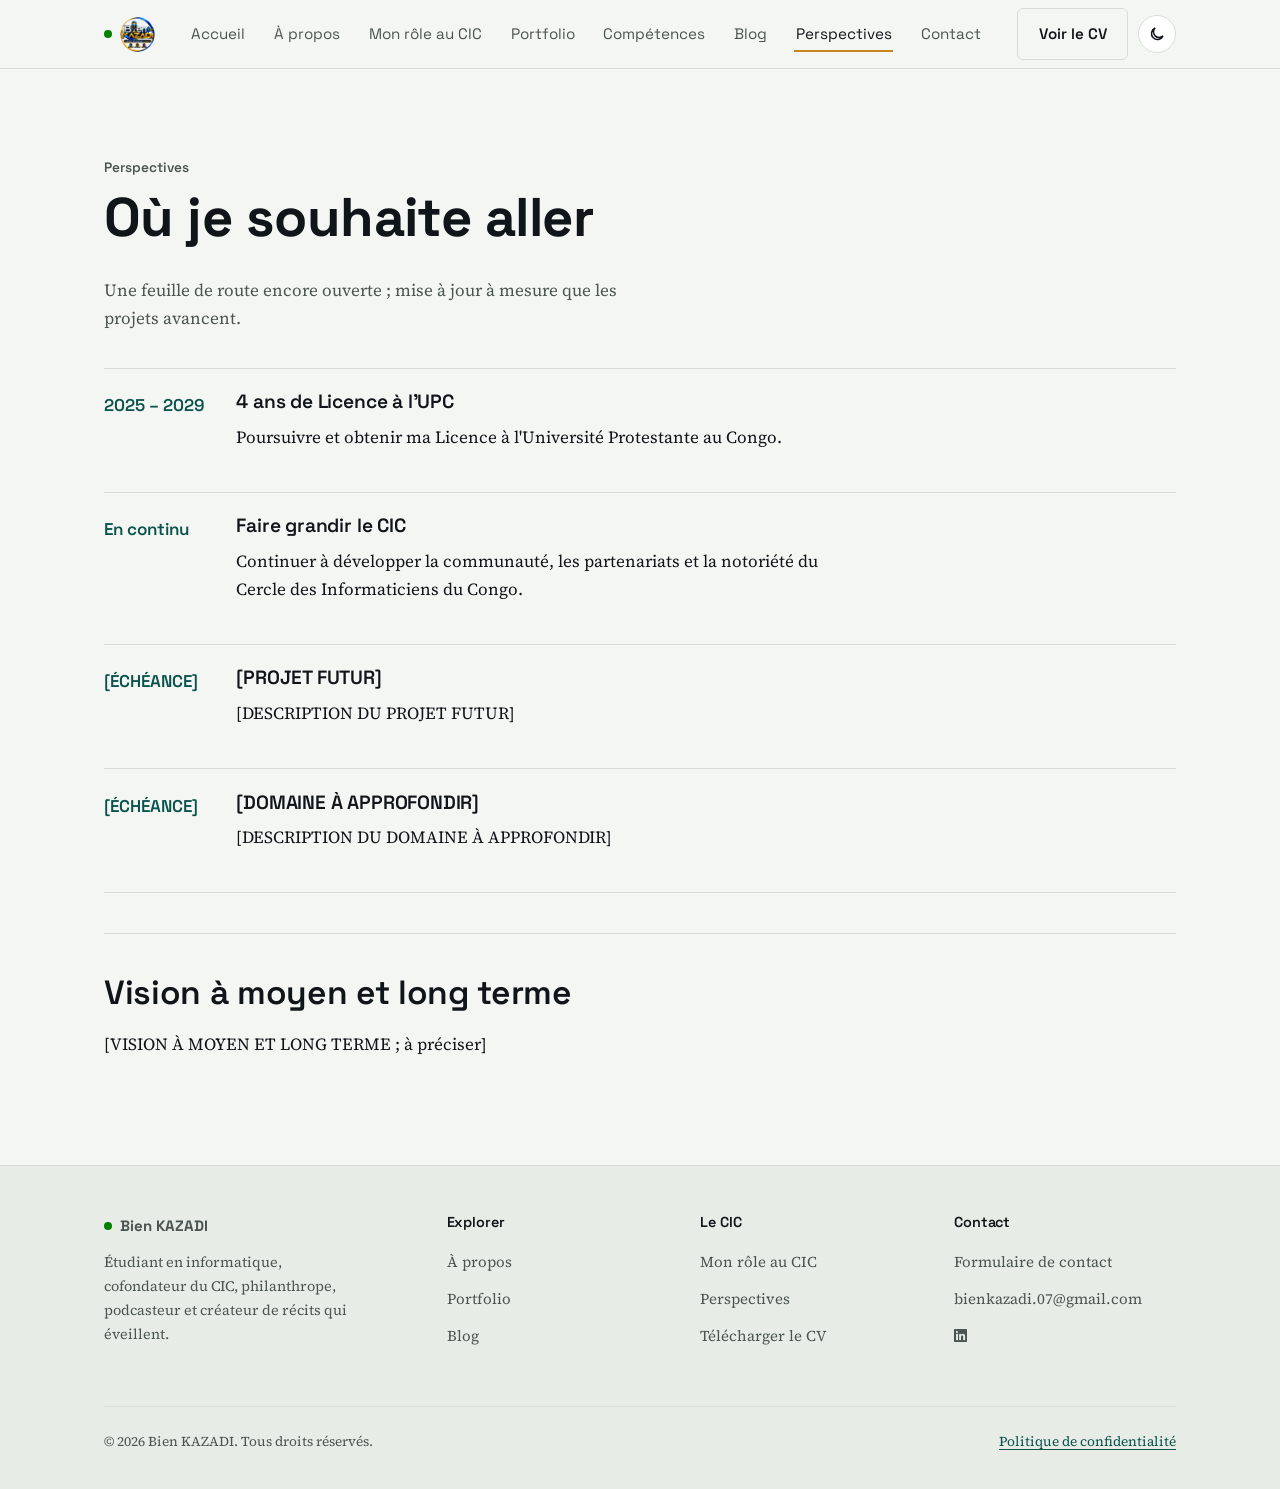
<file: perspectives.html>
<!DOCTYPE html>
<html lang="fr">
<head>
<meta charset="UTF-8">
<meta name="viewport" content="width=device-width, initial-scale=1.0">
<title>Perspectives — Bien KAZADI</title>
<meta name="description" content="Objectifs professionnels et vision à moyen et long terme de Bien KAZADI.">
<link rel="canonical" href="https://bienkazadi.example.com/">
<meta property="og:type" content="website">
<meta property="og:title" content="Perspectives — Bien KAZADI">
<meta property="og:description" content="Objectifs professionnels et vision à moyen et long terme de Bien KAZADI.">
<meta property="og:image" content="assets/photo.jpg">
<link rel="icon" href="favicon.svg" type="image/svg+xml">
<link rel="stylesheet" href="style.css">
  
  <!-- Icon Font Stylesheet -->
  <link href="https://cdnjs.cloudflare.com/ajax/libs/font-awesome/5.10.0/css/all.min.css" rel="stylesheet">
  <link href="https://cdn.jsdelivr.net/npm/bootstrap-icons@1.4.1/font/bootstrap-icons.css" rel="stylesheet">
</head>
<body data-page="perspectives" >
<div id="reading-progress"></div>
<a class="skip-link" href="#main">Aller au contenu principal</a>
<header class="site-header">
  <div class="container nav-row">
    <a class="brand" href="index.html"><span class="dot" aria-hidden="true"></span><img class="hero-logo"  src="Logo-BK.png" alt="Portrait de Bien KAZADI"></a>
    <nav aria-label="Navigation principale">
      <ul class="nav-links">
        <li><a href="index.html" data-nav="accueil">Accueil</a></li>
        <li><a href="about.html" data-nav="apropos">À propos</a></li>
        <li><a href="cic.html" data-nav="cic">Mon rôle au CIC</a></li>
        <li><a href="portfolio.html" data-nav="portfolio">Portfolio</a></li>
        <li><a href="skills.html" data-nav="competences">Compétences</a></li>
        <li><a href="blog.html" data-nav="blog">Blog</a></li>
        <li><a href="perspectives.html" data-nav="perspectives">Perspectives</a></li>
        <li><a href="contact.html" data-nav="contact">Contact</a></li>
      </ul>
    </nav>
    <div class="nav-actions">
      <a class="btn btn-outline btn-cv-nav" href="assets/CV_Bien_KAZADI.pdf" target="_blank" rel="noopener">Voir le CV</a>
      <button class="icon-btn" type="button" data-theme-toggle aria-pressed="false" aria-label="Activer le mode sombre"></button>
      <button class="icon-btn hamburger" type="button" data-hamburger aria-expanded="false" aria-controls="mobile-menu" aria-label="Ouvrir le menu">
        <svg width="18" height="18" viewBox="0 0 24 24" fill="none" stroke="currentColor" stroke-width="2"><path d="M3 6h18M3 12h18M3 18h18"/></svg>
      </button>
    </div>
  </div>
  <div class="mobile-menu" id="mobile-menu">
    <a href="index.html" data-nav="accueil">Accueil</a>
<a href="about.html" data-nav="apropos">À propos</a>
<a href="cic.html" data-nav="cic">Mon rôle au CIC</a>
<a href="portfolio.html" data-nav="portfolio">Portfolio</a>
<a href="skills.html" data-nav="competences">Compétences</a>
<a href="blog.html" data-nav="blog">Blog</a>
<a href="perspectives.html" data-nav="perspectives">Perspectives</a>
<a href="contact.html" data-nav="contact">Contact</a>
    <a href="assets/CV_Bien_KAZADI.pdf" target="_blank" rel="noopener">Télécharger le CV</a>
  </div>
</header>

<main id="main">

<section class="section">
  <div class="container">
    <div class="section-head reveal in">
      <p class="kicker">Perspectives</p>
      <h1>Où je souhaite aller</h1>
      <p>Une feuille de route encore ouverte ; mise à jour à mesure que les projets avancent.</p>
    </div>

    <div class="roadmap reveal">
      <div class="roadmap-item">
        <div class="when">2025 – 2029</div>
        <div><h3>4 ans de Licence à l'UPC</h3><p>Poursuivre et obtenir ma Licence à l'Université Protestante au Congo.</p></div>
      </div>
      <div class="roadmap-item">
        <div class="when">En continu</div>
        <div><h3>Faire grandir le CIC</h3><p>Continuer à développer la communauté, les partenariats et la notoriété du Cercle des Informaticiens du Congo.</p></div>
      </div>
      <div class="roadmap-item">
        <div class="when">[ÉCHÉANCE]</div>
        <div><h3>[PROJET FUTUR]</h3><p>[DESCRIPTION DU PROJET FUTUR]</p></div>
      </div>
      <div class="roadmap-item">
        <div class="when">[ÉCHÉANCE]</div>
        <div><h3>[DOMAINE À APPROFONDIR]</h3><p>[DESCRIPTION DU DOMAINE À APPROFONDIR]</p></div>
      </div>
    </div>

    <hr class="divider">
    <h2 class="reveal">Vision à moyen et long terme</h2>
    <p class="reveal">[VISION À MOYEN ET LONG TERME ; à préciser]</p>
  </div>
</section>

</main>
<footer class="site-footer">
  <div class="container">
    <div class="footer-grid">
      <div>
        <a class="brand" href="index.html"><span class="dot" aria-hidden="true"></span>Bien KAZADI</a>
        <p class="small" style="margin-top:.8rem; max-width:32ch;">Étudiant en informatique, cofondateur du CIC, philanthrope, podcasteur et créateur de récits qui éveillent.</p>
      </div>
      <div>
        <h4>Explorer</h4>
        <ul>
          <li><a href="about.html">À propos</a></li>
          <li><a href="portfolio.html">Portfolio</a></li>
          <li><a href="blog.html">Blog</a></li>
        </ul>
      </div>
      <div>
        <h4>Le CIC</h4>
        <ul>
          <li><a href="cic.html">Mon rôle au CIC</a></li>
          <li><a href="perspectives.html">Perspectives</a></li>
          <li><a href="CV_Bien_KAZADI.pdf" target="_blank" rel="noopener">Télécharger le CV</a></li>
        </ul>
      </div>
      <div>
        <h4>Contact</h4>
        <ul>
          <li><a href="contact.html">Formulaire de contact</a></li>
          <li><a href="mailto:bienkazadi.07@gmail.com">bienkazadi.07@gmail.com</a></li>
          <li><a href="https://www.linkedin.com/in/bien-kazadi-a2026a35a?utm_source=share_via&utm_content=profile&utm_medium=member_android"><i class="fab fa-linkedin"></i></a></li>
        </ul>
      </div>
    </div>
    <div class="footer-bottom">
      <span>© <span id="year"></span> Bien KAZADI. Tous droits réservés.</span>
      <span><a href="privacy.html">Politique de confidentialité</a></span>
    </div>
  </div>
</footer>
<button id="back-to-top" aria-label="Revenir en haut de page">
  <svg width="18" height="18" viewBox="0 0 24 24" fill="none" stroke="currentColor" stroke-width="2"><path d="M12 19V5M5 12l7-7 7 7"/></svg>
</button>
<script src="data.js"></script>
<script src="main.js"></script>
<script>document.getElementById('year').textContent = new Date().getFullYear();</script>

</body>
</html>
</file>
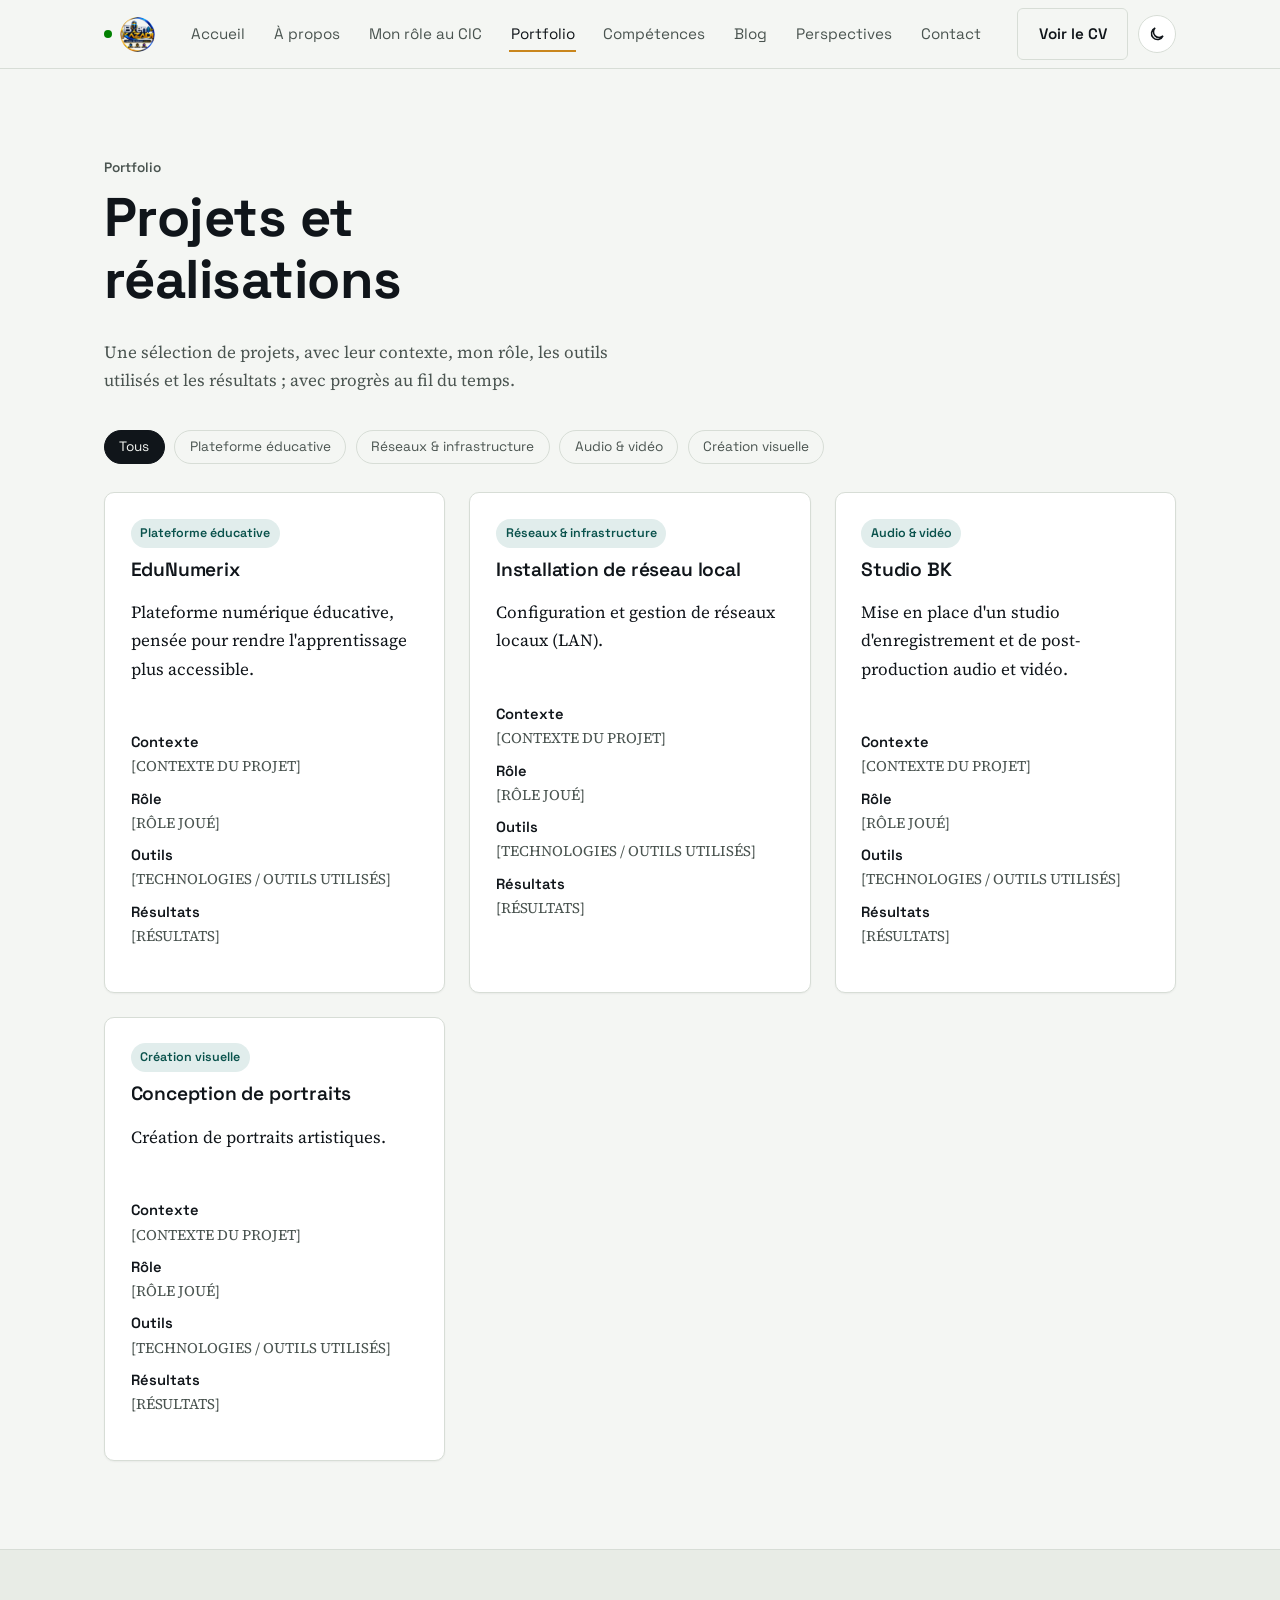
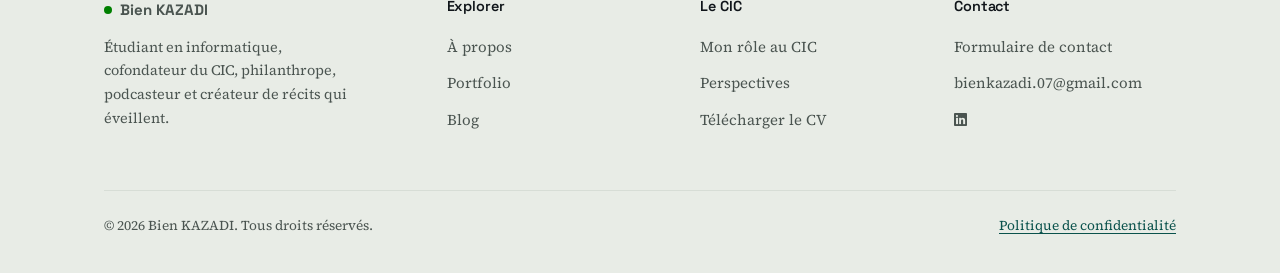
<file: portfolio.html>
<!DOCTYPE html>
<html lang="fr">
<head>
<meta charset="UTF-8">
<meta name="viewport" content="width=device-width, initial-scale=1.0">
<title>Portfolio — Bien KAZADI</title>
<meta name="description" content="Projets de Bien KAZADI : EduNumerix, Studio BK, installation de réseau local, conception de portraits.">
<link rel="canonical" href="https://bienkazadi.example.com/">
<meta property="og:type" content="website">
<meta property="og:title" content="Portfolio — Bien KAZADI">
<meta property="og:description" content="Projets de Bien KAZADI : EduNumerix, Studio BK, installation de réseau local, conception de portraits.">
<meta property="og:image" content="assets/photo.jpg">
<link rel="icon" href="favicon.svg" type="image/svg+xml">
<link rel="stylesheet" href="style.css">
  
  <!-- Icon Font Stylesheet -->
  <link href="https://cdnjs.cloudflare.com/ajax/libs/font-awesome/5.10.0/css/all.min.css" rel="stylesheet">
  <link href="https://cdn.jsdelivr.net/npm/bootstrap-icons@1.4.1/font/bootstrap-icons.css" rel="stylesheet">
</head>
<body data-page="portfolio" >
<div id="reading-progress"></div>
<a class="skip-link" href="#main">Aller au contenu principal</a>
<header class="site-header">
  <div class="container nav-row">
    <a class="brand" href="index.html"><span class="dot" aria-hidden="true"></span><img class="hero-logo"  src="Logo-BK.png" alt="Portrait de Bien KAZADI"></a>
    <nav aria-label="Navigation principale">
      <ul class="nav-links">
        <li><a href="index.html" data-nav="accueil">Accueil</a></li>
        <li><a href="about.html" data-nav="apropos">À propos</a></li>
        <li><a href="cic.html" data-nav="cic">Mon rôle au CIC</a></li>
        <li><a href="portfolio.html" data-nav="portfolio">Portfolio</a></li>
        <li><a href="skills.html" data-nav="competences">Compétences</a></li>
        <li><a href="blog.html" data-nav="blog">Blog</a></li>
        <li><a href="perspectives.html" data-nav="perspectives">Perspectives</a></li>
        <li><a href="contact.html" data-nav="contact">Contact</a></li>
      </ul>
    </nav>
    <div class="nav-actions">
      <a class="btn btn-outline btn-cv-nav" href="assets/CV_Bien_KAZADI.pdf" target="_blank" rel="noopener">Voir le CV</a>
      <button class="icon-btn" type="button" data-theme-toggle aria-pressed="false" aria-label="Activer le mode sombre"></button>
      <button class="icon-btn hamburger" type="button" data-hamburger aria-expanded="false" aria-controls="mobile-menu" aria-label="Ouvrir le menu">
        <svg width="18" height="18" viewBox="0 0 24 24" fill="none" stroke="currentColor" stroke-width="2"><path d="M3 6h18M3 12h18M3 18h18"/></svg>
      </button>
    </div>
  </div>
  <div class="mobile-menu" id="mobile-menu">
    <a href="index.html" data-nav="accueil">Accueil</a>
<a href="about.html" data-nav="apropos">À propos</a>
<a href="cic.html" data-nav="cic">Mon rôle au CIC</a>
<a href="portfolio.html" data-nav="portfolio">Portfolio</a>
<a href="skills.html" data-nav="competences">Compétences</a>
<a href="blog.html" data-nav="blog">Blog</a>
<a href="perspectives.html" data-nav="perspectives">Perspectives</a>
<a href="contact.html" data-nav="contact">Contact</a>
    <a href="CV_Bien_KAZADI.pdf" target="_blank" rel="noopener">Télécharger le CV</a>
  </div>
</header>

<main id="main">

<section class="section">
  <div class="container">
    <div class="section-head reveal in">
      <p class="kicker">Portfolio</p>
      <h1>Projets et réalisations</h1>
      <p>Une sélection de projets, avec leur contexte, mon rôle, les outils utilisés et les résultats ; avec progrès au fil du temps.</p>
    </div>
    <div class="filter-row" id="project-filters"></div>
    <div class="grid grid-3" id="project-grid"></div>
  </div>
</section>

</main>
<footer class="site-footer">
  <div class="container">
    <div class="footer-grid">
      <div>
        <a class="brand" href="index.html"><span class="dot" aria-hidden="true"></span>Bien KAZADI</a>
        <p class="small" style="margin-top:.8rem; max-width:32ch;">Étudiant en informatique, cofondateur du CIC, philanthrope, podcasteur et créateur de récits qui éveillent.</p>
      </div>
      <div>
        <h4>Explorer</h4>
        <ul>
          <li><a href="about.html">À propos</a></li>
          <li><a href="portfolio.html">Portfolio</a></li>
          <li><a href="blog.html">Blog</a></li>
        </ul>
      </div>
      <div>
        <h4>Le CIC</h4>
        <ul>
          <li><a href="cic.html">Mon rôle au CIC</a></li>
          <li><a href="perspectives.html">Perspectives</a></li>
          <li><a href="CV_Bien_KAZADI.pdf" target="_blank" rel="noopener">Télécharger le CV</a></li>
        </ul>
      </div>
      <div>
        <h4>Contact</h4>
        <ul>
          <li><a href="contact.html">Formulaire de contact</a></li>
          <li><a href="mailto:bienkazadi.07@gmail.com">bienkazadi.07@gmail.com</a></li>
          <li><a href="https://www.linkedin.com/in/bien-kazadi-a2026a35a?utm_source=share_via&utm_content=profile&utm_medium=member_android"><i class="fab fa-linkedin"></i></a></li>
        </ul>
      </div>
    </div>
    <div class="footer-bottom">
      <span>© <span id="year"></span> Bien KAZADI. Tous droits réservés.</span>
      <span><a href="privacy.html">Politique de confidentialité</a></span>
    </div>
  </div>
</footer>
<button id="back-to-top" aria-label="Revenir en haut de page">
  <svg width="18" height="18" viewBox="0 0 24 24" fill="none" stroke="currentColor" stroke-width="2"><path d="M12 19V5M5 12l7-7 7 7"/></svg>
</button>
<script src="data.js"></script>
<script src="main.js"></script>
<script>document.getElementById('year').textContent = new Date().getFullYear();</script>

</body>
</html>
</file>
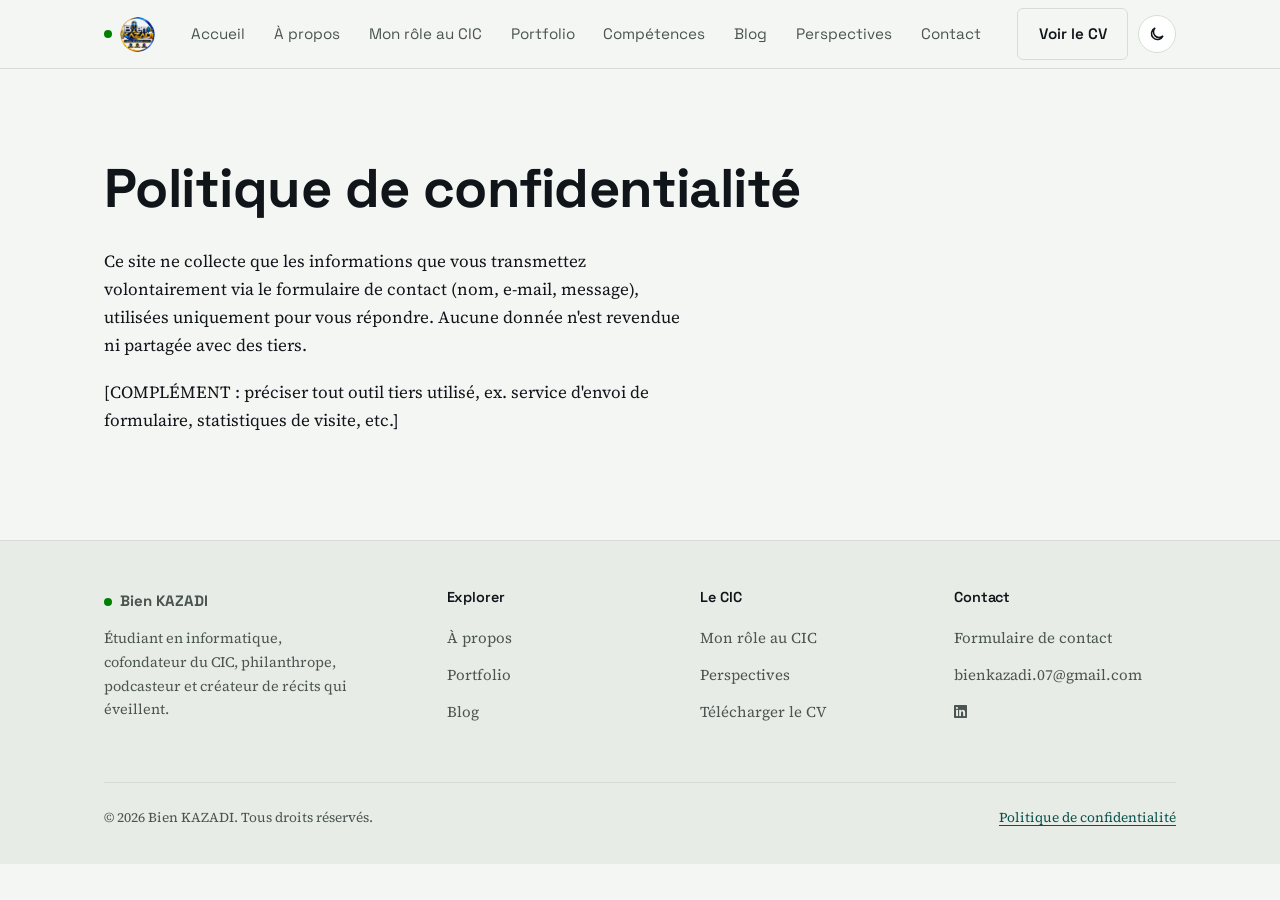
<file: privacy.html>
<!DOCTYPE html>
<html lang="fr">
<head>
<meta charset="UTF-8">
<meta name="viewport" content="width=device-width, initial-scale=1.0">
<title>Politique de confidentialité — Bien KAZADI</title>
<meta name="description" content="Politique de confidentialité du site de Bien KAZADI.">
<link rel="canonical" href="https://bienkazadi.example.com/">
<meta property="og:type" content="website">
<meta property="og:title" content="Politique de confidentialité — Bien KAZADI">
<meta property="og:description" content="Politique de confidentialité du site de Bien KAZADI.">
<meta property="og:image" content="assets/photo.jpg">
<link rel="icon" href="favicon.svg" type="image/svg+xml">
<link rel="stylesheet" href="style.css">
  
  <!-- Icon Font Stylesheet -->
  <link href="https://cdnjs.cloudflare.com/ajax/libs/font-awesome/5.10.0/css/all.min.css" rel="stylesheet">
  <link href="https://cdn.jsdelivr.net/npm/bootstrap-icons@1.4.1/font/bootstrap-icons.css" rel="stylesheet">
</head>
<body data-page="" >
<div id="reading-progress"></div>
<a class="skip-link" href="#main">Aller au contenu principal</a>
<header class="site-header">
  <div class="container nav-row">
    <a class="brand" href="index.html"><span class="dot" aria-hidden="true"></span><img class="hero-logo"  src="Logo-BK.png" alt="Portrait de Bien KAZADI"></a>
    <nav aria-label="Navigation principale">
      <ul class="nav-links">
        <li><a href="index.html" data-nav="accueil">Accueil</a></li>
<li><a href="about.html" data-nav="apropos">À propos</a></li>
<li><a href="cic.html" data-nav="cic">Mon rôle au CIC</a></li>
<li><a href="portfolio.html" data-nav="portfolio">Portfolio</a></li>
<li><a href="skills.html" data-nav="competences">Compétences</a></li>
<li><a href="blog.html" data-nav="blog">Blog</a></li>
<li><a href="perspectives.html" data-nav="perspectives">Perspectives</a></li>
<li><a href="contact.html" data-nav="contact">Contact</a></li>
      </ul>
    </nav>
    <div class="nav-actions">
      <a class="btn btn-outline btn-cv-nav" href="assets/CV_Bien_KAZADI.pdf" target="_blank" rel="noopener">Voir le CV</a>
      <button class="icon-btn" type="button" data-theme-toggle aria-pressed="false" aria-label="Activer le mode sombre"></button>
      <button class="icon-btn hamburger" type="button" data-hamburger aria-expanded="false" aria-controls="mobile-menu" aria-label="Ouvrir le menu">
        <svg width="18" height="18" viewBox="0 0 24 24" fill="none" stroke="currentColor" stroke-width="2"><path d="M3 6h18M3 12h18M3 18h18"/></svg>
      </button>
    </div>
  </div>
  <div class="mobile-menu" id="mobile-menu">
    <a href="index.html" data-nav="accueil">Accueil</a>
<a href="about.html" data-nav="apropos">À propos</a>
<a href="cic.html" data-nav="cic">Mon rôle au CIC</a>
<a href="portfolio.html" data-nav="portfolio">Portfolio</a>
<a href="skills.html" data-nav="competences">Compétences</a>
<a href="blog.html" data-nav="blog">Blog</a>
<a href="perspectives.html" data-nav="perspectives">Perspectives</a>
<a href="contact.html" data-nav="contact">Contact</a>
    <a href="CV_Bien_KAZADI.pdf" target="_blank" rel="noopener">Télécharger le CV</a>
  </div>
</header>

<main id="main">

<section class="section">
  <div class="container">
    <h1>Politique de confidentialité</h1>
    <p>Ce site ne collecte que les informations que vous transmettez volontairement via le formulaire de contact (nom, e-mail, message), utilisées uniquement pour vous répondre. Aucune donnée n'est revendue ni partagée avec des tiers.</p>
    <p>[COMPLÉMENT : préciser tout outil tiers utilisé, ex. service d'envoi de formulaire, statistiques de visite, etc.]</p>
  </div>
</section>

</main>
<footer class="site-footer">
  <div class="container">
    <div class="footer-grid">
      <div>
        <a class="brand" href="index.html"><span class="dot" aria-hidden="true"></span>Bien KAZADI</a>
        <p class="small" style="margin-top:.8rem; max-width:32ch;">Étudiant en informatique, cofondateur du CIC, philanthrope, podcasteur et créateur de récits qui éveillent.</p>
      </div>
      <div>
        <h4>Explorer</h4>
        <ul>
          <li><a href="about.html">À propos</a></li>
          <li><a href="portfolio.html">Portfolio</a></li>
          <li><a href="blog.html">Blog</a></li>
        </ul>
      </div>
      <div>
        <h4>Le CIC</h4>
        <ul>
          <li><a href="cic.html">Mon rôle au CIC</a></li>
          <li><a href="perspectives.html">Perspectives</a></li>
          <li><a href="CV_Bien_KAZADI.pdf" target="_blank" rel="noopener">Télécharger le CV</a></li>
        </ul>
      </div>
      <div>
        <h4>Contact</h4>
        <ul>
          <li><a href="contact.html">Formulaire de contact</a></li>
          <li><a href="mailto:bienkazadi.07@gmail.com">bienkazadi.07@gmail.com</a></li>
          <li><a href="https://www.linkedin.com/in/bien-kazadi-a2026a35a?utm_source=share_via&utm_content=profile&utm_medium=member_android"><i class="fab fa-linkedin"></i></a></li>
        </ul>
      </div>
    </div>
    <div class="footer-bottom">
      <span>© <span id="year"></span> Bien KAZADI. Tous droits réservés.</span>
      <span><a href="privacy.html">Politique de confidentialité</a></span>
    </div>
  </div>
</footer>
<button id="back-to-top" aria-label="Revenir en haut de page">
  <svg width="18" height="18" viewBox="0 0 24 24" fill="none" stroke="currentColor" stroke-width="2"><path d="M12 19V5M5 12l7-7 7 7"/></svg>
</button>
<script src="data.js"></script>
<script src="main.js"></script>
<script>document.getElementById('year').textContent = new Date().getFullYear();</script>

</body>
</html>
</file>
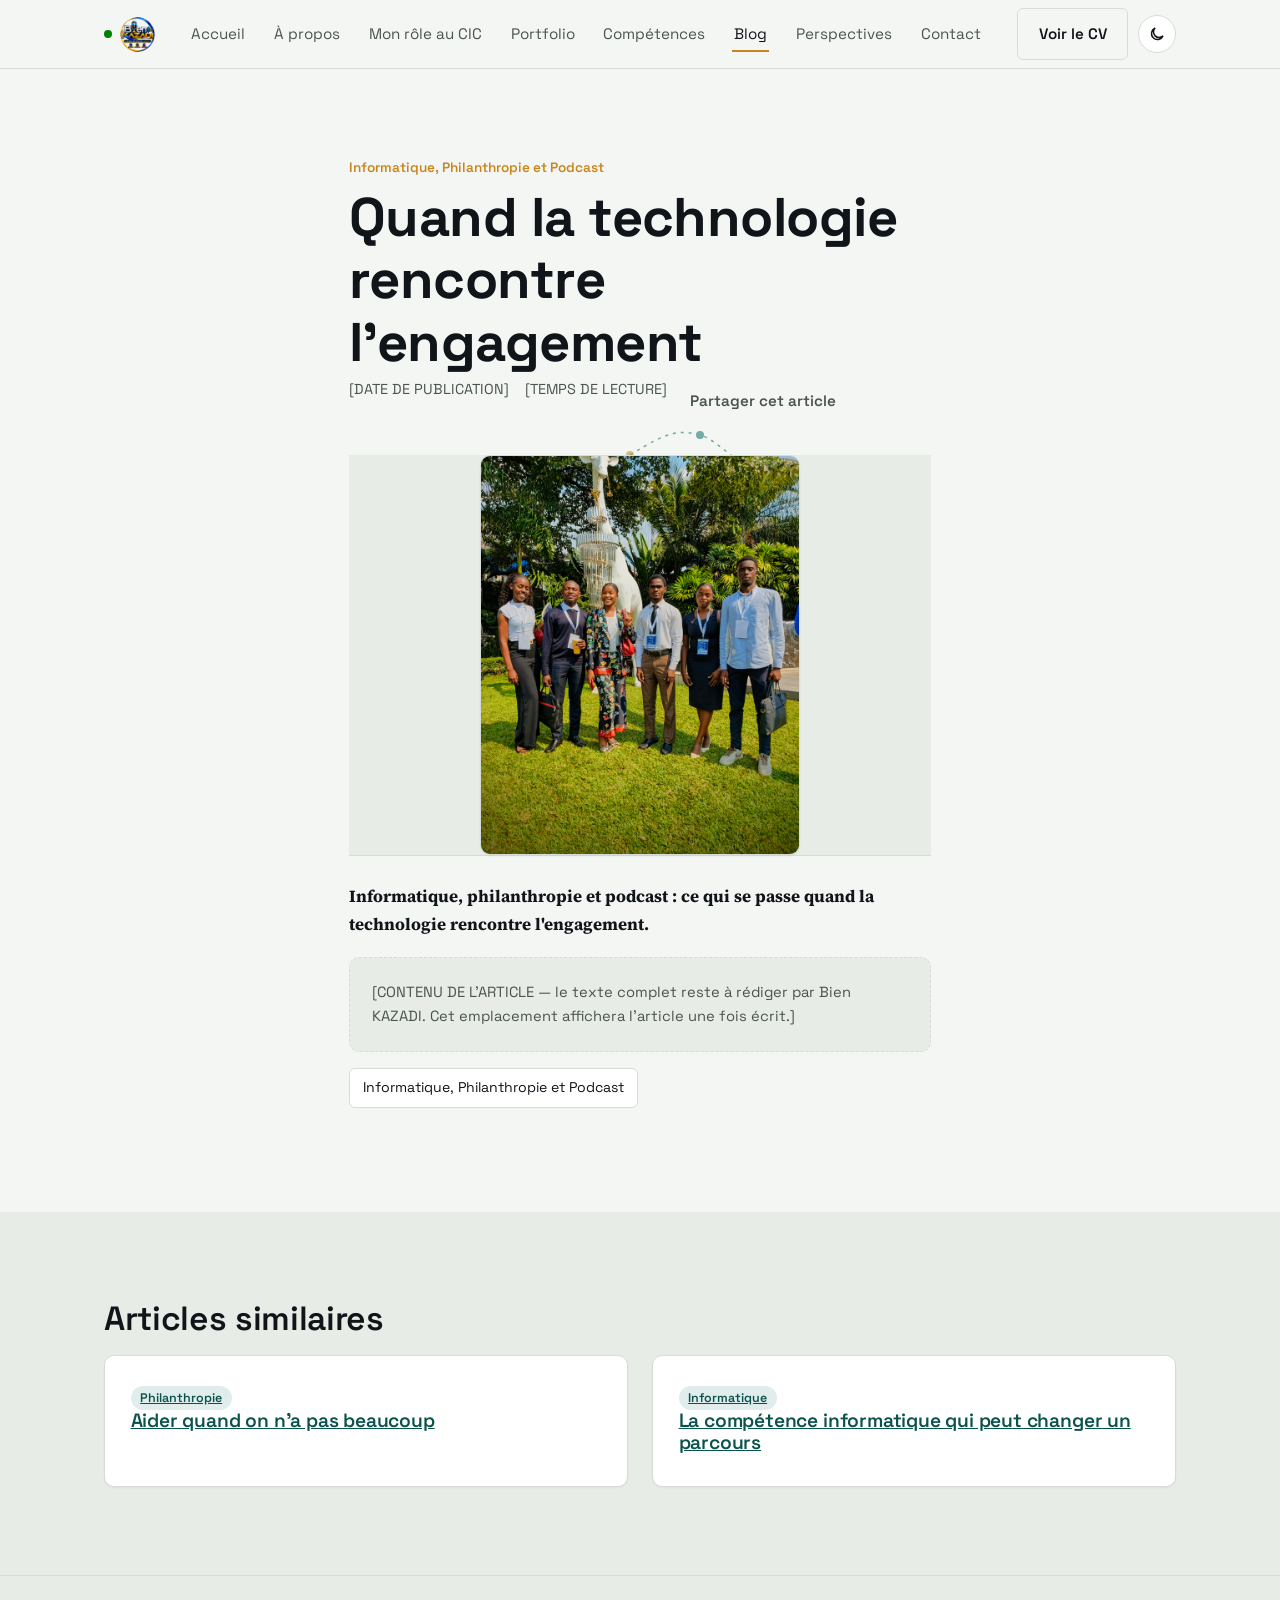
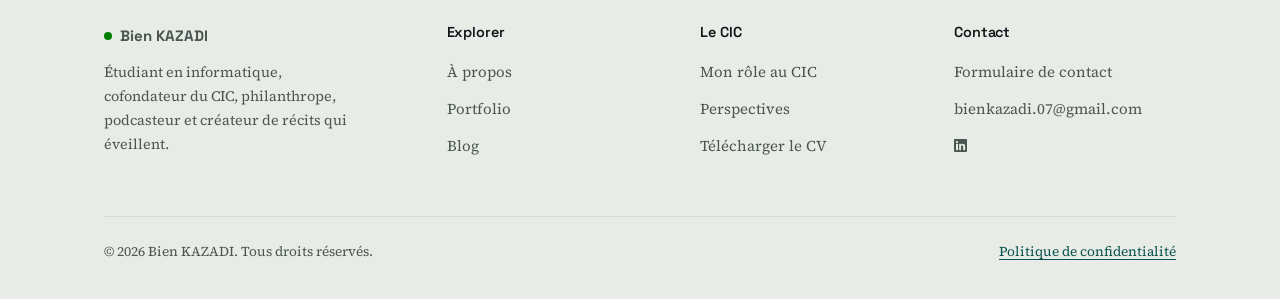
<file: quand-la-technologie-rencontre-l-engagement.html>
<!DOCTYPE html>
<html lang="fr">
<head>
<meta charset="UTF-8">
<meta name="viewport" content="width=device-width, initial-scale=1.0">
<title>Quand la technologie rencontre l'engagement — Bien KAZADI</title>
<meta name="description" content="Informatique, philanthropie et podcast : ce qui se passe quand la technologie rencontre l'engagement.">
<link rel="canonical" href="https://bienkazadi.example.com/">
<meta property="og:type" content="website">
<meta property="og:title" content="Quand la technologie rencontre l'engagement — Bien KAZADI">
<meta property="og:description" content="Informatique, philanthropie et podcast : ce qui se passe quand la technologie rencontre l'engagement.">
<meta property="og:image" content="../assets/photo.jpg">
<link rel="icon" href="../favicon.svg" type="image/svg+xml">
<link rel="stylesheet" href="style.css">
  
  <!-- Icon Font Stylesheet -->
  <link href="https://cdnjs.cloudflare.com/ajax/libs/font-awesome/5.10.0/css/all.min.css" rel="stylesheet">
  <link href="https://cdn.jsdelivr.net/npm/bootstrap-icons@1.4.1/font/bootstrap-icons.css" rel="stylesheet">
</head>
<body data-page="blog" >
<div id="reading-progress"></div>
<a class="skip-link" href="#main">Aller au contenu principal</a>
<header class="site-header">
  <div class="container nav-row">
    <a class="brand" href="index.html"><span class="dot" aria-hidden="true"></span><img class="hero-logo"  src="Logo-BK.png" alt="Portrait de Bien KAZADI"></a>
    <nav aria-label="Navigation principale">
      <ul class="nav-links">
        <li><a href="index.html" data-nav="accueil">Accueil</a></li>
<li><a href="about.html" data-nav="apropos">À propos</a></li>
<li><a href="cic.html" data-nav="cic">Mon rôle au CIC</a></li>
<li><a href="portfolio.html" data-nav="portfolio">Portfolio</a></li>
<li><a href="skills.html" data-nav="competences">Compétences</a></li>
<li><a href="blog.html" data-nav="blog">Blog</a></li>
<li><a href="perspectives.html" data-nav="perspectives">Perspectives</a></li>
<li><a href="contact.html" data-nav="contact">Contact</a></li>
      </ul>
    </nav>
    <div class="nav-actions">
      <a class="btn btn-outline btn-cv-nav" href="CV_Bien_KAZADI.pdf" target="_blank" rel="noopener">Voir le CV</a>
      <button class="icon-btn" type="button" data-theme-toggle aria-pressed="false" aria-label="Activer le mode sombre"></button>
      <button class="icon-btn hamburger" type="button" data-hamburger aria-expanded="false" aria-controls="mobile-menu" aria-label="Ouvrir le menu">
        <svg width="18" height="18" viewBox="0 0 24 24" fill="none" stroke="currentColor" stroke-width="2"><path d="M3 6h18M3 12h18M3 18h18"/></svg>
      </button>
    </div>
  </div>
  <div class="mobile-menu" id="mobile-menu">
    <a href="index.html" data-nav="accueil">Accueil</a>
<a href="about.html" data-nav="apropos">À propos</a>
<a href="cic.html" data-nav="cic">Mon rôle au CIC</a>
<a href="portfolio.html" data-nav="portfolio">Portfolio</a>
<a href="skills.html" data-nav="competences">Compétences</a>
<a href="blog.html" data-nav="blog">Blog</a>
<a href="perspectives.html" data-nav="perspectives">Perspectives</a>
<a href="contact.html" data-nav="contact">Contact</a>
    <a href="CV_Bien_KAZADI.pdf" target="_blank" rel="noopener">Télécharger le CV</a>
  </div>
</header>

<main id="main">

<section class="section">
  <div class="container article-prose">
    <p class="kicker reveal in">Informatique, Philanthropie et Podcast</p>
    <h1 class="reveal in">Quand la technologie rencontre l'engagement</h1>
    <div class="article-hero-meta reveal in">
      <span>[DATE DE PUBLICATION]</span>
      <span>[TEMPS DE LECTURE]</span>
      <button class="btn btn-ghost" type="button" data-share>Partager cet article</button>
    </div>
    <div class="blog-cover reveal in" style="margin-bottom:1.6rem;">
      <div class="hero-photo-wrap reveal in">
        <svg class="hero-connect-line" viewBox="0 0 220 220" fill="none" xmlns="http://www.w3.org/2000/svg" aria-hidden="true">
          <circle cx="20" cy="30" r="4" fill="var(--amber)"/>
          <circle cx="90" cy="10" r="4" fill="var(--teal)"/>
          <circle cx="160" cy="45" r="4" fill="var(--amber)"/>
          <path d="M20 30 C 60 5, 70 5, 90 10 S 140 55, 160 45" stroke="var(--teal)" stroke-width="1.5" stroke-dasharray="3 5"/>
        </svg>
        <img class="hero-photo" src="Hybride_1.jpg" alt="Article sur l'informatique de Bien KAZADI">
      </div>
    </div>

    <p class="reveal in"><strong>Informatique, philanthropie et podcast : ce qui se passe quand la technologie rencontre l'engagement.</strong></p>

    <div class="placeholder-block reveal in">
      [CONTENU DE L'ARTICLE — le texte complet reste à rédiger par Bien KAZADI. Cet emplacement affichera l'article une fois écrit.]
    </div>

    <div class="tag-row reveal in">
      <span class="tag">Informatique, Philanthropie et Podcast</span>
    </div>
  </div>
</section>

<section class="section section-alt">
  <div class="container">
    <h2 class="reveal">Articles similaires</h2>
    <div class="grid grid-2 related-grid reveal">
      <div class="card"><a class="card-link" href="aider-quand-on-n-a-pas-beaucoup.html"><span class="project-tag">Philanthropie</span><h3>Aider quand on n'a pas beaucoup</h3></a></div><div class="card"><a class="card-link" href="competence-qui-change-un-parcours.html"><span class="project-tag">Informatique</span><h3>La compétence informatique qui peut changer un parcours</h3></a></div>
    </div>
  </div>
</section>

</main>
<footer class="site-footer">
  <div class="container">
    <div class="footer-grid">
      <div>
        <a class="brand" href="index.html"><span class="dot" aria-hidden="true"></span>Bien KAZADI</a>
        <p class="small" style="margin-top:.8rem; max-width:32ch;">Étudiant en informatique, cofondateur du CIC, philanthrope, podcasteur et créateur de récits qui éveillent.</p>
      </div>
      <div>
        <h4>Explorer</h4>
        <ul>
          <li><a href="about.html">À propos</a></li>
          <li><a href="portfolio.html">Portfolio</a></li>
          <li><a href="blog.html">Blog</a></li>
        </ul>
      </div>
      <div>
        <h4>Le CIC</h4>
        <ul>
          <li><a href="cic.html">Mon rôle au CIC</a></li>
          <li><a href="perspectives.html">Perspectives</a></li>
          <li><a href="assets/CV_Bien_KAZADI.pdf" target="_blank" rel="noopener">Télécharger le CV</a></li>
        </ul>
      </div>
      <div>
        <h4>Contact</h4>
        <ul>
          <li><a href="contact.html">Formulaire de contact</a></li>
          <li><a href="mailto:bienkazadi.07@gmail.com">bienkazadi.07@gmail.com</a></li>
          <li><a href="https://www.linkedin.com/in/bien-kazadi-a2026a35a?utm_source=share_via&utm_content=profile&utm_medium=member_android"><i class="fab fa-linkedin"></i></a></li>
        </ul>
      </div>
    </div>
    <div class="footer-bottom">
      <span>© <span id="year"></span> Bien KAZADI. Tous droits réservés.</span>
      <span><a href="privacy.html">Politique de confidentialité</a></span>
    </div>
  </div>
</footer>
<button id="back-to-top" aria-label="Revenir en haut de page">
  <svg width="18" height="18" viewBox="0 0 24 24" fill="none" stroke="currentColor" stroke-width="2"><path d="M12 19V5M5 12l7-7 7 7"/></svg>
</button>
<script src="data.js"></script>
<script src="main.js"></script>
<script>document.getElementById('year').textContent = new Date().getFullYear();</script>

</body>
</html>
</file>
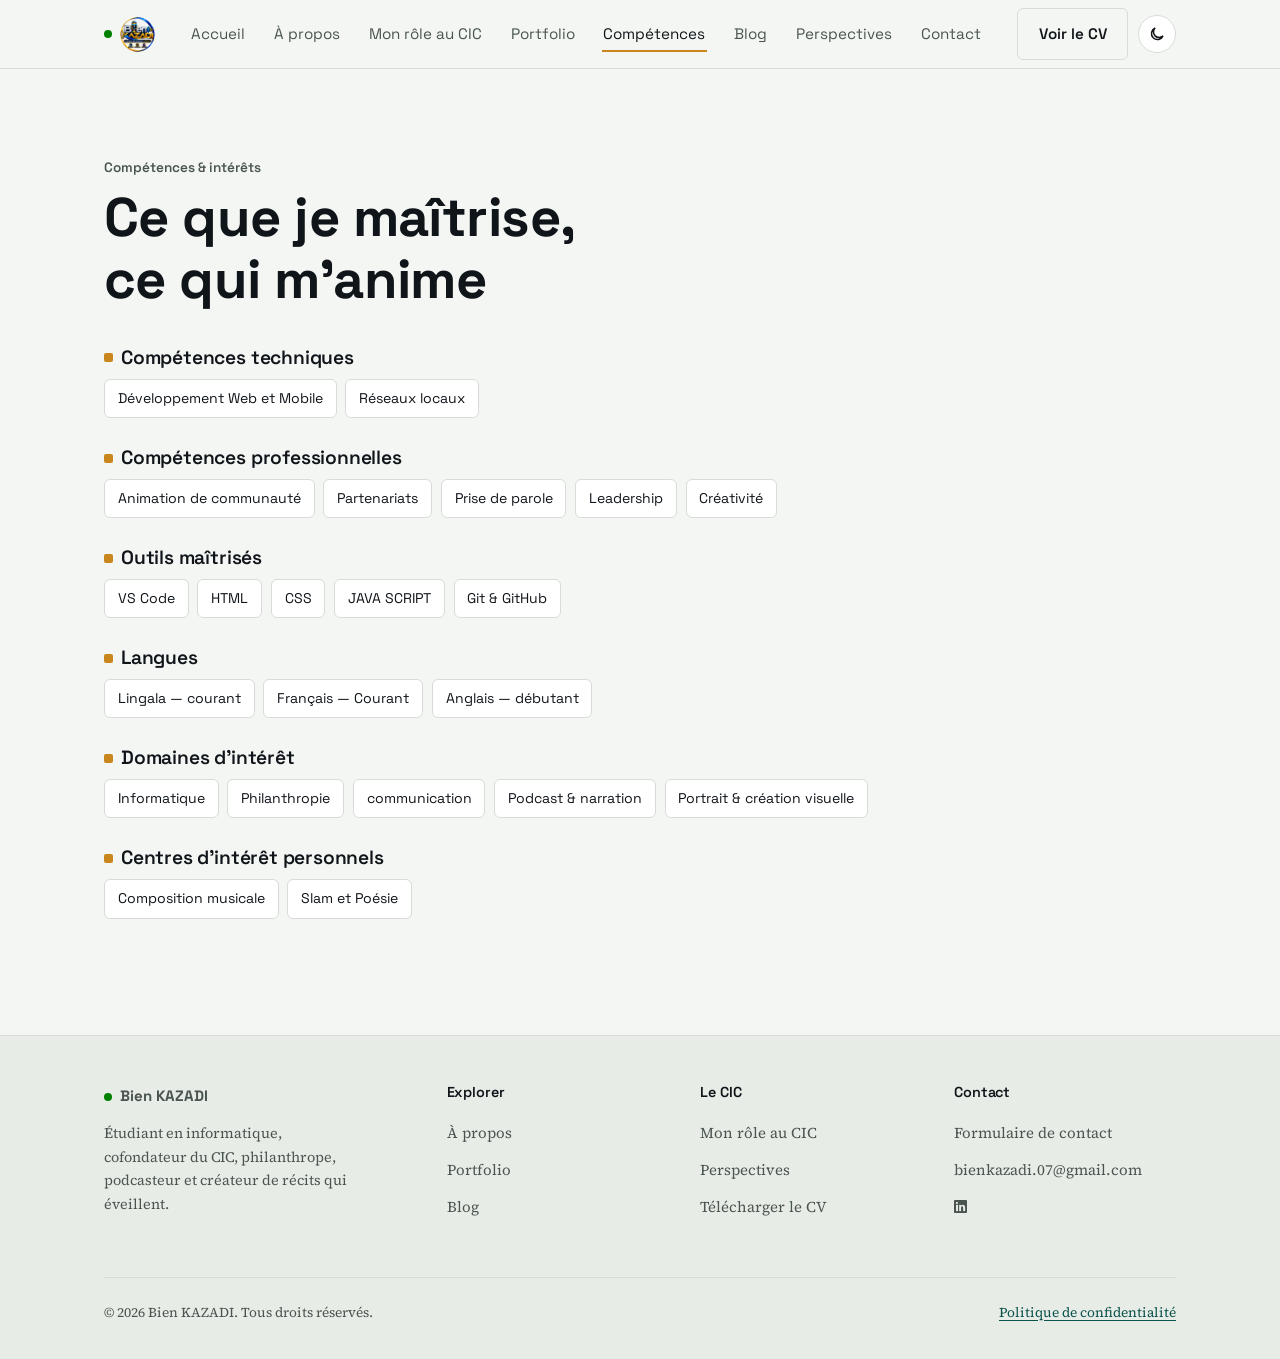
<file: skills.html>
<!DOCTYPE html>
<html lang="fr">
<head>
<meta charset="UTF-8">
<meta name="viewport" content="width=device-width, initial-scale=1.0">
<title>Compétences & intérêts — Bien KAZADI</title>
<meta name="description" content="Compétences techniques, professionnelles et centres d'intérêt de Bien KAZADI.">
<link rel="canonical" href="https://bienkazadi.example.com/">
<meta property="og:type" content="website">
<meta property="og:title" content="Compétences & intérêts — Bien KAZADI">
<meta property="og:description" content="Compétences techniques, professionnelles et centres d'intérêt de Bien KAZADI.">
<meta property="og:image" content="assets/photo.jpg">
<link rel="icon" href="favicon.svg" type="image/svg+xml">
<link rel="stylesheet" href="style.css">
  
  <!-- Icon Font Stylesheet -->
  <link href="https://cdnjs.cloudflare.com/ajax/libs/font-awesome/5.10.0/css/all.min.css" rel="stylesheet">
  <link href="https://cdn.jsdelivr.net/npm/bootstrap-icons@1.4.1/font/bootstrap-icons.css" rel="stylesheet">
</head>
<body data-page="competences" >
<div id="reading-progress"></div>
<a class="skip-link" href="#main">Aller au contenu principal</a>
<header class="site-header">
  <div class="container nav-row">
    <a class="brand" href="index.html"><span class="dot" aria-hidden="true"></span><img class="hero-logo"  src="Logo-BK.png" alt="Portrait de Bien KAZADI"></a>
    <nav aria-label="Navigation principale">
      <ul class="nav-links">
        <li><a href="index.html" data-nav="accueil">Accueil</a></li>
<li><a href="about.html" data-nav="apropos">À propos</a></li>
<li><a href="cic.html" data-nav="cic">Mon rôle au CIC</a></li>
<li><a href="portfolio.html" data-nav="portfolio">Portfolio</a></li>
<li><a href="skills.html" data-nav="competences">Compétences</a></li>
<li><a href="blog.html" data-nav="blog">Blog</a></li>
<li><a href="perspectives.html" data-nav="perspectives">Perspectives</a></li>
<li><a href="contact.html" data-nav="contact">Contact</a></li>
      </ul>
    </nav>
    <div class="nav-actions">
      <a class="btn btn-outline btn-cv-nav" href="CV_Bien_KAZADI.pdf" target="_blank" rel="noopener">Voir le CV</a>
      <button class="icon-btn" type="button" data-theme-toggle aria-pressed="false" aria-label="Activer le mode sombre"></button>
      <button class="icon-btn hamburger" type="button" data-hamburger aria-expanded="false" aria-controls="mobile-menu" aria-label="Ouvrir le menu">
        <svg width="18" height="18" viewBox="0 0 24 24" fill="none" stroke="currentColor" stroke-width="2"><path d="M3 6h18M3 12h18M3 18h18"/></svg>
      </button>
    </div>
  </div>
  <div class="mobile-menu" id="mobile-menu">
    <a href="index.html" data-nav="accueil">Accueil</a>
<a href="about.html" data-nav="apropos">À propos</a>
<a href="cic.html" data-nav="cic">Mon rôle au CIC</a>
<a href="portfolio.html" data-nav="portfolio">Portfolio</a>
<a href="skills.html" data-nav="competences">Compétences</a>
<a href="blog.html" data-nav="blog">Blog</a>
<a href="perspectives.html" data-nav="perspectives">Perspectives</a>
<a href="contact.html" data-nav="contact">Contact</a>
    <a href="CV_Bien_KAZADI.pdf" target="_blank" rel="noopener">Télécharger le CV</a>
  </div>
</header>

<main id="main">

<section class="section">
  <div class="container">
    <div class="section-head reveal in">
      <p class="kicker">Compétences &amp; intérêts</p>
      <h1>Ce que je maîtrise, ce qui m'anime</h1>
    </div>

    <div class="skill-group reveal">
      <h3>Compétences techniques</h3>
      <div class="tag-cloud">
        <span class="tag">Développement Web et Mobile</span>
        <span class="tag">Réseaux locaux</span>
      </div>
    </div>

    <div class="skill-group reveal">
      <h3>Compétences professionnelles</h3>
      <div class="tag-cloud">
        <span class="tag">Animation de communauté</span>
        <span class="tag">Partenariats</span>
        <span class="tag">Prise de parole</span>
        <span class="tag">Leadership</span>
        <span class="tag">Créativité</span>
      </div>
    </div>

    <div class="skill-group reveal">
      <h3>Outils maîtrisés</h3>
      <div class="tag-cloud">
        <span class="tag">VS Code</span>
        <span class="tag">HTML</span>
        <span class="tag">CSS</span>
        <span class="tag">JAVA SCRIPT</span>
        <span class="tag">Git & GitHub</span>
      </div>
    </div>

    <div class="skill-group reveal">
      <h3>Langues</h3>
      <div class="tag-cloud">
        <span class="tag">Lingala — courant</span>
        <span class="tag">Français — Courant</span>
        <span class="tag">Anglais — débutant</span>
      </div>
    </div>

    <div class="skill-group reveal">
      <h3>Domaines d'intérêt</h3>
      <div class="tag-cloud">
        <span class="tag">Informatique</span>
        <span class="tag">Philanthropie</span>
        <span class="tag">communication</span>
        <span class="tag">Podcast &amp; narration</span>
        <span class="tag">Portrait &amp; création visuelle</span>
      </div>
    </div>

    <div class="skill-group reveal">
      <h3>Centres d'intérêt personnels</h3>
      <div class="tag-cloud">
        <span class="tag">Composition musicale</span>
        <span class="tag">Slam et Poésie</span>
      </div>
    </div>
  </div>
</section>

</main>
<footer class="site-footer">
  <div class="container">
    <div class="footer-grid">
      <div>
        <a class="brand" href="index.html"><span class="dot" aria-hidden="true"></span>Bien KAZADI</a>
        <p class="small" style="margin-top:.8rem; max-width:32ch;">Étudiant en informatique, cofondateur du CIC, philanthrope, podcasteur et créateur de récits qui éveillent.</p>
      </div>
      <div>
        <h4>Explorer</h4>
        <ul>
          <li><a href="about.html">À propos</a></li>
          <li><a href="portfolio.html">Portfolio</a></li>
          <li><a href="blog.html">Blog</a></li>
        </ul>
      </div>
      <div>
        <h4>Le CIC</h4>
        <ul>
          <li><a href="cic.html">Mon rôle au CIC</a></li>
          <li><a href="perspectives.html">Perspectives</a></li>
          <li><a href="assets/CV_Bien_KAZADI.pdf" target="_blank" rel="noopener">Télécharger le CV</a></li>
        </ul>
      </div>
      <div>
        <h4>Contact</h4>
        <ul>
          <li><a href="contact.html">Formulaire de contact</a></li>
          <li><a href="mailto:bienkazadi.07@gmail.com">bienkazadi.07@gmail.com</a></li>
          <li><a href="https://www.linkedin.com/in/bien-kazadi-a2026a35a?utm_source=share_via&utm_content=profile&utm_medium=member_android"><i class="fab fa-linkedin"></i></a></li>
        </ul>
      </div>
    </div>
    <div class="footer-bottom">
      <span>© <span id="year"></span> Bien KAZADI. Tous droits réservés.</span>
      <span><a href="privacy.html">Politique de confidentialité</a></span>
    </div>
  </div>
</footer>
<button id="back-to-top" aria-label="Revenir en haut de page">
  <svg width="18" height="18" viewBox="0 0 24 24" fill="none" stroke="currentColor" stroke-width="2"><path d="M12 19V5M5 12l7-7 7 7"/></svg>
</button>
<script src="data.js"></script>
<script src="main.js"></script>
<script>document.getElementById('year').textContent = new Date().getFullYear();</script>

</body>
</html>
</file>
<file: style.css>
/* ============================================================
   Bien KAZADI — feuille de style principale
   Typographie : Space Grotesk (titres/interface) + Source Serif 4 (lecture)
   ============================================================ */

@import url('https://fonts.googleapis.com/css2?family=Space+Grotesk:wght@400;500;600;700&family=Source+Serif+4:ital,opsz,wght@0,8..60,400;0,8..60,500;0,8..60,600;1,8..60,400&display=swap');

:root{
  --paper:#F4F6F3;
  --paper-alt:#E8ECE6;
  --paper-raised:#FFFFFF;
  --ink:#10151A;
  --ink-soft:#4A5450;
  --line:#D7DDD6;
  --teal:#0E6E66;
  --teal-strong:#0A524C;
  --amber:#C9861C;
  --amber-soft:#F2E2C2;
  --focus:#1D6FE0;
  --radius-s:6px;
  --radius-m:10px;
  --shadow-card:0 1px 2px rgba(16,21,26,.05);
  --maxw:1120px;
  --font-display:'Space Grotesk', ui-sans-serif, system-ui, sans-serif;
  --font-serif:'Source Serif 4', Georgia, 'Times New Roman', serif;
  color-scheme: light;
}

html[data-theme="dark"]{
  --paper:#12171B;
  --paper-alt:#182027;
  --paper-raised:#1B242A;
  --ink:#ECEFEA;
  --ink-soft:#A9B4AE;
  --line:#2A343B;
  --teal:#0E6E66;
  --teal-strong:#63CFC4;
  --amber:#EFB758;
  --amber-soft:#3A2F1B;
  --focus:#6AA6FF;
  --shadow-card:0 1px 2px rgba(0,0,0,.35);
  color-scheme: dark;
}

*,*::before,*::after{box-sizing:border-box}
html{scroll-behavior:smooth}
@media (prefers-reduced-motion: reduce){
  html{scroll-behavior:auto}
  *,*::before,*::after{animation-duration:.001ms !important;animation-iteration-count:1 !important;transition-duration:.001ms !important;scroll-behavior:auto !important}
}

body{
  margin:0;
  background:var(--paper);
  color:var(--ink);
  font-family:var(--font-serif);
  font-size:1.0625rem;
  line-height:1.65;
  -webkit-font-smoothing:antialiased;
  transition:background .25s ease, color .25s ease;
}

h1,h2,h3,h4,.font-display{font-family:var(--font-display); font-weight:600; line-height:1.15; letter-spacing:-.01em; margin:0 0 .5em}
h1{font-size:clamp(2.1rem,4.5vw,3.4rem); font-weight:700}
h2{font-size:clamp(1.5rem,3vw,2.1rem)}
h3{font-size:1.2rem}
p{margin:0 0 1.1em; max-width:66ch}
a{color:var(--teal-strong)}
html[data-theme="dark"] a{color:var(--teal-strong)}
a:not(.btn):not(.card-link){text-underline-offset:3px}
img{max-width:100%;display:block}
ul,ol{padding-left:1.2em}

.container{max-width:var(--maxw); margin:0 auto; padding:0 1.5rem}
.section{padding:clamp(3rem,7vw,5.5rem) 0}
.section-alt{background:var(--paper-alt)}
.section-head{max-width:60ch; margin-bottom:2.25rem}
.section-head p{color:var(--ink-soft)}
.small{font-size:.9rem; color:var(--ink-soft)}
.center{text-align:center; margin-left:auto; margin-right:auto}

:focus-visible{outline:2.5px solid var(--focus); outline-offset:3px}

/* ---------- Skip link ---------- */
.skip-link{
  position:absolute; left:-999px; top:auto;
  background:var(--ink); color:var(--paper); padding:.75rem 1.25rem;
  border-radius:var(--radius-s); z-index:200; font-family:var(--font-display);
}
.skip-link:focus{left:1rem; top:1rem}

/* ---------- Progress bar ---------- */
#reading-progress{
  position:fixed; top:0; left:0; height:3px; width:0%;
  background:linear-gradient(90deg,var(--teal),var(--amber));
  z-index:300; transition:width .1s linear;
}

/* ---------- Header / nav ---------- */
.site-header{
  position:sticky; top:0; z-index:150;
  background:color-mix(in srgb, var(--paper) 88%, transparent);
  backdrop-filter:saturate(140%) blur(10px);
  border-bottom:1px solid var(--line);
}
.nav-row{display:flex; align-items:center; justify-content:space-between; height:68px}
.brand{font-family:var(--font-display); font-weight:700; font-size:1.15rem; color:var(--ink); text-decoration:none; display:flex; align-items:center; gap:.5rem}
.brand .dot{width:8px;height:8px;border-radius:50%;background:green;display:inline-block}
.nav-links{display:flex; gap:1.6rem; list-style:none; margin:0; padding:0; align-items:center; font-family:var(--font-display); font-size:.95rem}
.nav-links a{color:var(--ink-soft); text-decoration:none; padding:.4rem .1rem; border-bottom:2px solid transparent}
.nav-links a:hover{color:var(--ink)}
.nav-links a[aria-current="page"]{color:var(--ink); border-bottom-color:var(--amber)}
.nav-actions{display:flex; align-items:center; gap:.6rem}
.icon-btn{
  width:38px; height:38px; border-radius:50%; border:1px solid var(--line); background:var(--paper-raised);
  display:flex; align-items:center; justify-content:center; cursor:pointer; color:var(--ink);
}
.icon-btn:hover{border-color:var(--teal)}
.hamburger{display:none}
.mobile-menu{
  display:none; flex-direction:column; gap:.2rem; padding:1rem 1.5rem 1.5rem;
  border-bottom:1px solid var(--line); background:var(--paper);
}
.mobile-menu a{
  color:var(--ink); text-decoration:none; padding:.8rem 0; border-bottom:1px solid var(--line);
  font-family:var(--font-display);
}
.mobile-menu.open{display:flex}

@media (max-width:840px){
  .nav-links, .nav-actions .btn-cv-nav{display:none}
  .hamburger{display:flex}
}

/* ---------- Buttons ---------- */
.btn{
  display:inline-flex; align-items:center; gap:.5rem; font-family:var(--font-display); font-weight:600;
  font-size:.95rem; padding:.75rem 1.3rem; border-radius:var(--radius-s); text-decoration:none;
  border:1.5px solid transparent; cursor:pointer; transition:transform .15s ease, background .2s ease, border-color .2s ease;
}
.btn:active{transform:translateY(1px)}
.btn-primary{background:var(--teal); color:#fff}
.btn-primary:hover{background:var(--teal-strong)}
.btn-outline{border-color:var(--line); color:var(--ink); background:transparent}
.btn-outline:hover{border-color:var(--teal)}
.btn-ghost{color:var(--ink-soft); background:transparent; padding:.75rem .4rem}
.btn-row{display:flex; flex-wrap:wrap; gap:.8rem; margin-top:1.6rem}

/* ---------- Hero ---------- */
.hero{padding-top:clamp(2.5rem,6vw,4.5rem); position:relative; overflow:hidden}
.hero-grid{display:grid; grid-template-columns:1.15fr .85fr; gap:3rem; align-items:center}
@media (max-width:900px){.hero-grid{grid-template-columns:1fr; gap:2.2rem}}
.hero-kicker{font-family:var(--font-display); color:var(--teal-strong); font-weight:600; margin-bottom:.6rem}
.hero-lede{font-size:1.15rem; color:var(--ink-soft)}
.hero-photo-wrap{position:relative; justify-self:center}
.hero-photo{
  width:min(320px,80vw); aspect-ratio:4/5; object-fit:cover; border-radius:var(--radius-m);
  border:1px solid var(--line); box-shadow:var(--shadow-card); position:relative; z-index:2;
}
.hero-logo {
      width: 35px;
      height: 35px;
      object-fit: cover;
      border-radius: 50%;
      border: 5px solid var(--primary);
    }

.hero-connect-line{position:absolute; inset:-30px -30px auto auto; width:220px; height:220px; z-index:1; opacity:.55}
.hero-word{
  position:absolute; font-family:var(--font-display); font-weight:700; color:var(--ink);
  opacity:.05; font-size:clamp(3.5rem,14vw,9rem); white-space:nowrap; top:8%; left:-2%; z-index:0; pointer-events:none;
  letter-spacing:-.02em;
}
.social-row{display:flex; gap:.7rem; margin-top:1.6rem; flex-wrap:wrap}
.social-row a{
  font-size:.85rem; font-family:var(--font-display); color:var(--ink-soft); text-decoration:none;
  border:1px solid var(--line); padding:.4rem .8rem; border-radius:999px;
}
.social-row a:hover{border-color:var(--teal); color:var(--ink)}

/* ---------- Cards ---------- */
.grid{display:grid; gap:1.5rem}
.grid-3{grid-template-columns:repeat(3,1fr)}
.grid-2{grid-template-columns:repeat(2,1fr)}
@media (max-width:820px){.grid-3,.grid-2{grid-template-columns:1fr}}

.card{
  background:var(--paper-raised); border:1px solid var(--line); border-radius:var(--radius-m);
  padding:1.6rem; box-shadow:var(--shadow-card);
}
.card h3{margin-bottom:.4rem}

.project-card{display:flex; flex-direction:column; gap:.7rem}
.project-tag{
  align-self:flex-start; font-family:var(--font-display); font-size:.78rem; font-weight:600;
  color:var(--teal-strong); background:color-mix(in srgb, var(--teal) 12%, transparent);
  padding:.25rem .6rem; border-radius:999px;
}
.project-meta{display:flex; flex-wrap:wrap; gap:.5rem; margin-top:.3rem}
.project-meta span{
  font-size:.78rem; font-family:var(--font-display); color:var(--ink-soft); border:1px solid var(--line);
  padding:.2rem .55rem; border-radius:var(--radius-s);
}
.project-fields{margin-top:.6rem; font-size:.92rem; color:var(--ink-soft)}
.project-fields dt{font-family:var(--font-display); font-weight:600; color:var(--ink); margin-top:.5rem}
.project-fields dd{margin:0 0 .2rem}
.filter-row{display:flex; flex-wrap:wrap; gap:.6rem; margin-bottom:1.8rem}
.filter-btn{
  font-family:var(--font-display); font-size:.85rem; border:1px solid var(--line); background:transparent;
  color:var(--ink-soft); padding:.45rem .9rem; border-radius:999px; cursor:pointer;
}
.filter-btn[aria-pressed="true"]{background:var(--ink); color:var(--paper); border-color:var(--ink)}

/* ---------- Timeline ---------- */
.timeline{border-left:2px solid var(--line); padding-left:1.6rem; display:flex; flex-direction:column; gap:1.8rem; margin-top:1rem}
.timeline-item{position:relative}
.timeline-item::before{
  content:""; position:absolute; left:-1.68rem; top:.35rem; width:11px; height:11px; border-radius:50%;
  background:var(--paper); border:2px solid var(--amber);
}
.timeline-item .years{font-family:var(--font-display); font-weight:600; color:var(--teal-strong); font-size:.9rem}

/* ---------- Skills ---------- */
.skill-group{margin-bottom:1.8rem}
.skill-group h3{display:flex; align-items:center; gap:.5rem}
.skill-group h3::before{content:""; width:9px; height:9px; border-radius:2px; background:var(--amber); display:inline-block}
.tag-cloud{display:flex; flex-wrap:wrap; gap:.55rem}
.tag{
  font-family:var(--font-display); font-size:.88rem; border:1px solid var(--line); border-radius:var(--radius-s);
  padding:.45rem .8rem; background:var(--paper-raised);
}

/* ---------- Blog ---------- */
.blog-toolbar{display:flex; flex-wrap:wrap; gap:1rem; align-items:center; justify-content:space-between; margin-bottom:2rem}
.search-box{
  display:flex; align-items:center; gap:.5rem; border:1px solid var(--line); border-radius:var(--radius-s);
  padding:.55rem .9rem; background:var(--paper-raised); flex:1; min-width:220px; max-width:340px;
}
.search-box input{border:none; outline:none; background:transparent; font-family:var(--font-serif); font-size:1rem; width:100%; color:var(--ink)}
.blog-card{overflow:hidden; padding:0; display:flex; flex-direction:column}
.blog-cover{aspect-ratio:16/9; background:var(--paper-alt); display:flex; align-items:center; justify-content:center; color:var(--ink-soft); font-family:var(--font-display); font-size:.85rem; border-bottom:1px solid var(--line)}
.blog-card-body{padding:1.4rem}
.blog-meta{font-family:var(--font-display); font-size:.8rem; color:var(--ink-soft); display:flex; gap:.7rem; margin-bottom:.5rem}
.blog-card a.card-link{text-decoration:none; color:inherit}
.blog-featured{border-color:var(--amber)}
.article-prose{max-width:70ch; margin:0 auto}
.article-prose h1{margin-bottom:.3rem}
.article-hero-meta{display:flex; gap:1rem; flex-wrap:wrap; color:var(--ink-soft); font-family:var(--font-display); font-size:.9rem; margin-bottom:2rem}
.placeholder-block{
  border:1.5px dashed var(--line); border-radius:var(--radius-m); padding:1.4rem; color:var(--ink-soft);
  font-family:var(--font-display); font-size:.92rem; background:var(--paper-alt);
}
.tag-row{display:flex; gap:.5rem; flex-wrap:wrap; margin:1rem 0}
.related-grid{margin-top:1rem}

/* ---------- Roadmap (perspectives) ---------- */
.roadmap{display:flex; flex-direction:column; gap:0; margin-top:1rem}
.roadmap-item{
  display:grid; grid-template-columns:110px 1fr; gap:1.4rem; padding:1.4rem 0; border-top:1px solid var(--line);
}
.roadmap-item:last-child{border-bottom:1px solid var(--line)}
.roadmap-item .when{font-family:var(--font-display); font-weight:600; color:var(--teal-strong)}
@media (max-width:600px){.roadmap-item{grid-template-columns:1fr; gap:.3rem}}

/* ---------- Forms ---------- */
.form-grid{display:grid; gap:1.2rem; max-width:640px}
label{font-family:var(--font-display); font-weight:600; font-size:.92rem; display:block; margin-bottom:.4rem}
input,textarea,select{
  width:100%; padding:.75rem .9rem; border-radius:var(--radius-s); border:1px solid var(--line);
  background:var(--paper-raised); color:var(--ink); font-family:var(--font-serif); font-size:1rem;
}
textarea{min-height:150px; resize:vertical}
.field-hint{font-size:.82rem; color:var(--ink-soft); margin-top:.3rem}
.hp-field{position:absolute; left:-9999px; opacity:0}
.form-status{margin-top:1rem; padding:.9rem 1.1rem; border-radius:var(--radius-s); display:none}
.form-status.show{display:block}
.form-status.ok{background:color-mix(in srgb, var(--teal) 15%, transparent); border:1px solid var(--teal)}
.form-status.err{background:color-mix(in srgb, #C0392B 15%, transparent); border:1px solid #C0392B}
.contact-grid{display:grid; grid-template-columns:1.3fr .9fr; gap:3rem}
@media (max-width:860px){.contact-grid{grid-template-columns:1fr}}
.contact-info-list{list-style:none; padding:0; display:flex; flex-direction:column; gap:1rem}
.contact-info-list li{display:flex; gap:.8rem; align-items:flex-start}
.copy-email-btn, .copy-tel-btn {background:none;border:none;color:var(--teal-strong); font-family:var(--font-serif); text-decoration:underline; cursor:pointer; padding:0; font-size:1rem}

/* ---------- Footer ---------- */
.site-footer{border-top:1px solid var(--line); padding:3rem 0 2.2rem; background:var(--paper-alt)}
.footer-grid{display:grid; grid-template-columns:1.4fr repeat(3,1fr); gap:2rem}
@media (max-width:760px){.footer-grid{grid-template-columns:1fr 1fr; gap:2rem 1.2rem}}
.footer-grid h4{font-family:var(--font-display); font-size:.9rem; margin-bottom:.9rem; color:var(--ink)}
.footer-grid ul{list-style:none; padding:0; display:flex; flex-direction:column; gap:.55rem}
.footer-grid a{color:var(--ink-soft); text-decoration:none; font-size:.94rem}
.footer-grid a:hover{color:var(--ink)}
.footer-bottom{
  margin-top:2.5rem; padding-top:1.5rem; border-top:1px solid var(--line); display:flex; flex-wrap:wrap;
  gap:.8rem; justify-content:space-between; color:var(--ink-soft); font-size:.85rem;
}

/* ---------- Back to top ---------- */
#back-to-top{
  position:fixed; right:1.3rem; bottom:1.3rem; width:44px; height:44px; border-radius:50%;
  background:var(--ink); color:var(--paper); border:none; display:flex; align-items:center; justify-content:center;
  cursor:pointer; opacity:0; visibility:hidden; transform:translateY(8px); transition:opacity .25s ease, transform .25s ease, visibility .25s;
  z-index:180; box-shadow:0 4px 14px rgba(0,0,0,.2);
}
#back-to-top.show{opacity:1; visibility:visible; transform:translateY(0)}

/* ---------- Reveal on scroll (subtle, single treatment) ---------- */
.reveal{opacity:0; transform:translateY(14px); transition:opacity .6s ease, transform .6s ease}
.reveal.in{opacity:1; transform:translateY(0)}

/* ---------- 404 ---------- */
.error-page{min-height:60vh; display:flex; flex-direction:column; align-items:flex-start; justify-content:center}
.error-code{font-family:var(--font-display); font-size:clamp(3rem,10vw,6rem); font-weight:700; color:var(--teal); margin:0}

/* ---------- Misc ---------- */
.divider{height:1px; background:var(--line); border:none; margin:2.5rem 0}
.kicker{font-family:var(--font-display); color:var(--amber); font-weight:600; font-size:.85rem; margin-bottom:.4rem}
.stat-row{display:flex; gap:2.2rem; flex-wrap:wrap; margin-top:1.6rem}
.stat{}
.stat .num{font-family:var(--font-display); font-weight:700; font-size:1.8rem; color:var(--ink)}
.stat .label{font-size:.85rem; color:var(--ink-soft)}
</file>
<file: style-2.css>
:root {
      --primary: #2563eb;
      --secondary: #0f172a;
      --light: #f8fafc;
      --text: #1e293b;
      --card: #ffffff;
      --border: #e2e8f0;
      --or-color: #daa520;
  --violet-color:#7a0085;
  --Grey-color:#a7a7a781;
  --grey-color:#0f172a;
  --black-color: #000000;
  --green-color: #005c17;
  --Green-color: #18cc45;
  --sky-blue-color:#22d1f4;
  --Blue-color: #002b5c;
  --blue-color: #0760c7;
  --main-blue-color: #00025c;
  --white-color: #ffffff;
  --hover-bg: hsl(220, 14%, 96%);
  --red-color: #dd0808;
    }

    body.dark {
      --primary: #60a5fa;
      --secondary: #f8fafc;
      --light: #0f172a;
      --text: #e2e8f0;
      --card: #1e293b;
      --border: #334155;
    }

    * {
      margin: 0;
      padding: 0;
      box-sizing: border-box;
    }

    body {
      font-family: 'Roboto', sans-serif;
      background: var(--light);
      color: var(--text);
      transition: 0.3s ease;
      line-height: 1.6;
    }

    h1, h2, h3 {
      font-family: 'Poppins', sans-serif;
    }

    a {
      text-decoration: none;
      color: var(--primary);
    }

    .container {
      max-width: 1200px;
      margin: auto;
      padding: 20px;
    }

    .topbar {
      display: flex;
      justify-content: center;
      margin-bottom: 20px;
      gap: 15px;
    }

    button, .lien-retour {
      padding: 10px 16px;
      border: none;
      background: var(--primary);
      color: white;
      border-radius: 8px;
      cursor: pointer;
      font-weight: 500;
    }

    .hero {
      background: var(--Grey-color);
      border-radius: 20px;
      padding: 30px;
      display: flex;
      align-items: center;
      gap: 30px;
      box-shadow: 0 4px 12px rgba(0,0,0,0.08);
      margin-bottom: 30px;
      flex-wrap: wrap;
    }

    .hero img {
      width: 140px;
      height: 140px;
      object-fit: cover;
      border-radius: 50%;
      border: 5px solid var(--primary);
    }

    .hero-content {
      flex: 1;
    }

    .hero-content h1 {
      font-size: 2.5rem;
      color: var(--secondary);
    }

    .hero-content h3 {
      color: var(--primary);
      margin-bottom: 15px;
    }

    .socials {
      display: flex;
      gap: 15px;
      margin-top: 15px;
    }

    .socials a {
      font-size: 1.3rem;
      color: var(--primary);
    }

    .stats {
      display: grid;
      grid-template-columns: repeat(auto-fit, minmax(180px,1fr));
      gap: 20px;
      margin-bottom: 30px;
    }

    .stat-card {
      background: var(--card);
      padding: 25px;
      border-radius: 16px;
      text-align: center;
      box-shadow: 0 4px 10px rgba(0,0,0,0.05);
    }

    .stat-card h2 {
      color: var(--primary);
      font-size: 2rem;
    }

    .grid {
      display: grid;
      grid-template-columns: 1fr 1fr;
      gap: 25px;
    }

    .card {
      background: var(--card);
      padding: 25px;
      border-radius: 18px;
      box-shadow: 0 4px 12px rgba(0,0,0,0.06);
    }

    .card h2 {
      margin-bottom: 20px;
      color: var(--primary);
    }

    .item {
      margin-bottom: 20px;
    }

    .item h3 {
      font-size: 1.1rem;
    }

    .skills {
      display: flex;
      flex-wrap: wrap;
      gap: 10px;
    }

    .skill {
      background: var(--primary);
      color: white;
      padding: 10px 14px;
      border-radius: 25px;
      font-size: 0.9rem;
    }

    .portfolio-grid {
      display: grid;
      grid-template-columns: repeat(auto-fit, minmax(220px,1fr));
      gap: 20px;
    }

    .project {
      background: var(--card);
      border-radius: 16px;
      overflow: hidden;
      box-shadow: 0 4px 10px rgba(0,0,0,0.06);
    }

    .project img {
      width: 100%;
      height: 180px;
      object-fit: cover;
    }

    .project-content {
      padding: 15px;
    }

    form {
      display: flex;
      flex-direction: column;
      gap: 15px;
    }

    input, textarea {
      padding: 12px;
      border-radius: 10px;
      border: 1px solid var(--border);
      background: transparent;
      color: var(--text);
    }

    footer {
      margin-top: 40px;
      text-align: center;
      padding: 20px;
    }

    @media(max-width: 768px) {
      .grid {
        grid-template-columns: 1fr;
      }

      .hero {
        text-align: center;
        justify-content: center;
      }

      .socials {
        justify-content: center;
      }
    }
</file>
